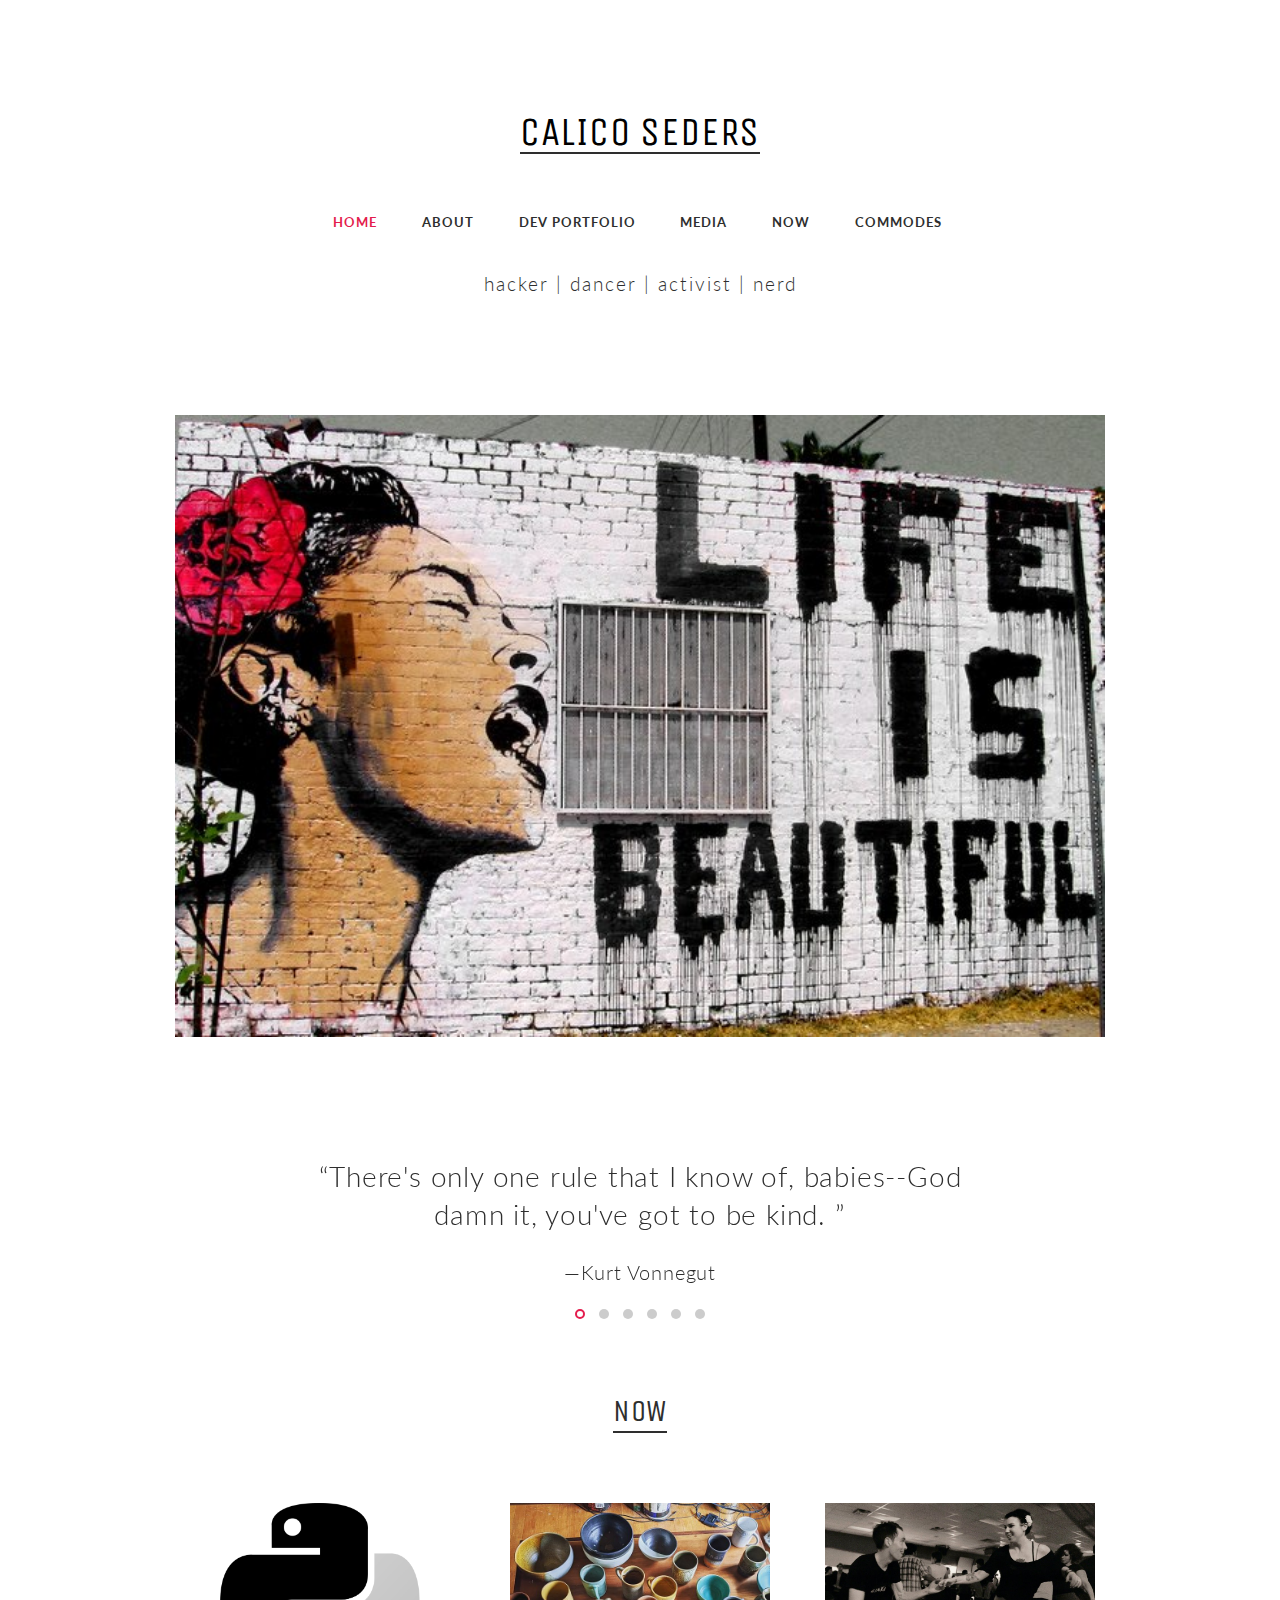
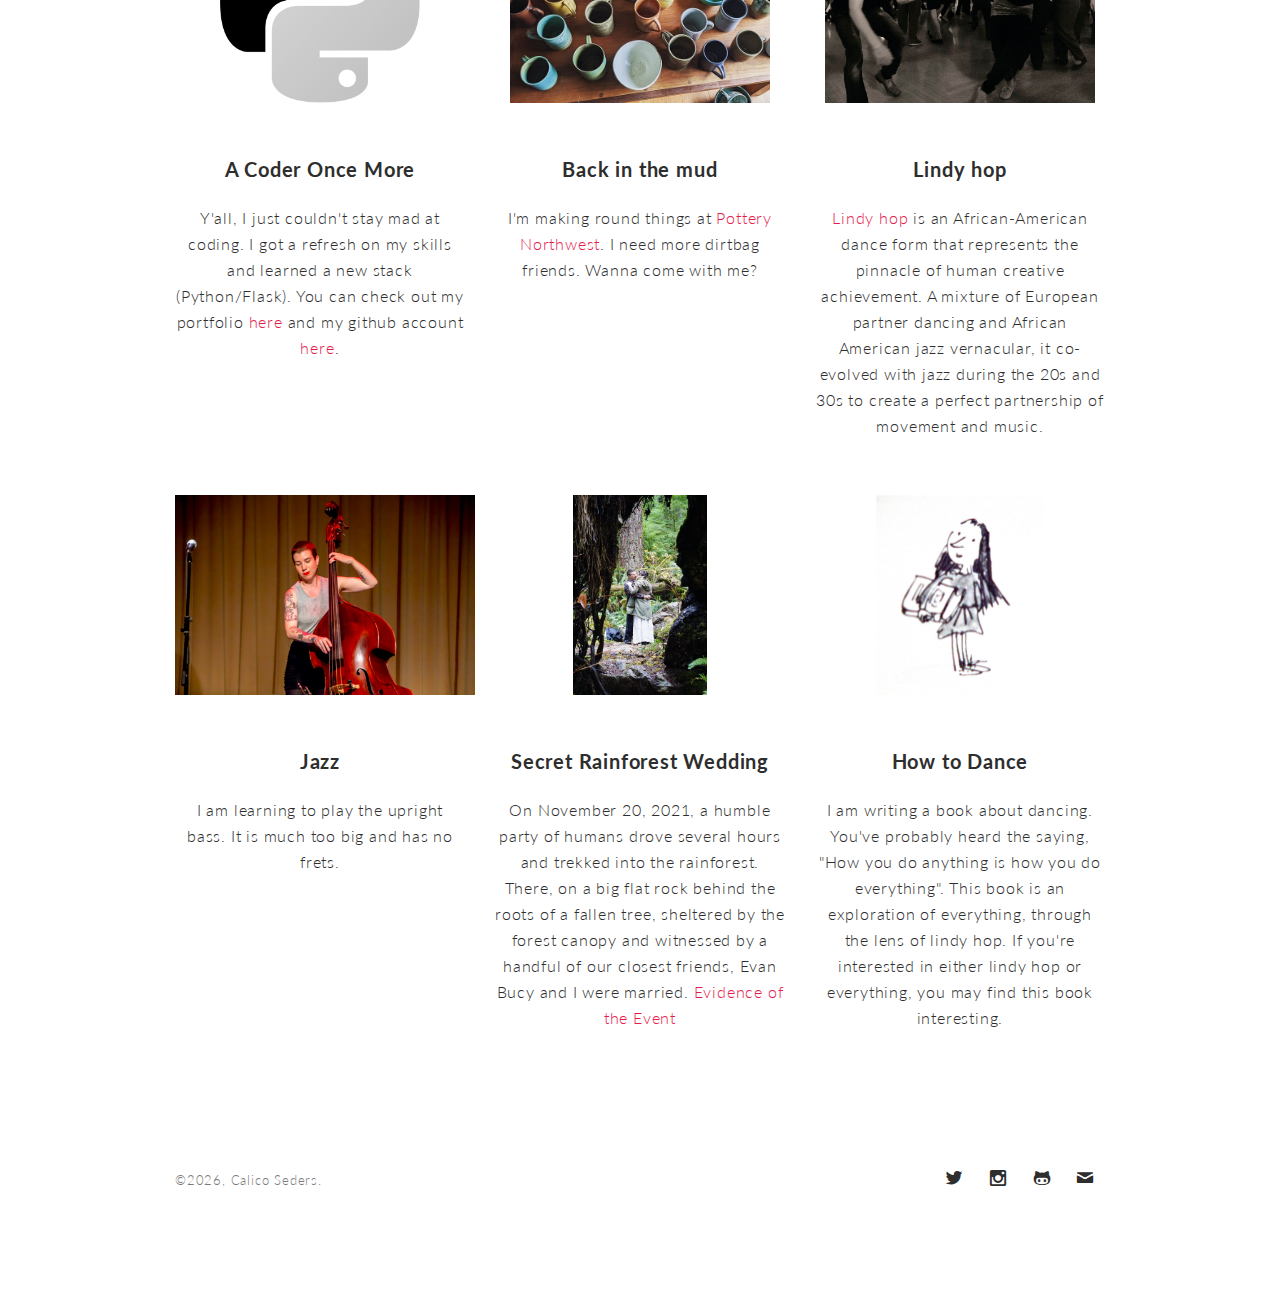
<file: web/content/index.html>
<!-- 
//////////////////////////////////////////////////////

FREE HTML5 TEMPLATE 
DESIGNED & DEVELOPED by FREEHTML5.CO

//////////////////////////////////////////////////////
-->

<!DOCTYPE html>
<!--[if lt IE 7]>      <html class="no-js lt-ie9 lt-ie8 lt-ie7"> <![endif]-->
<!--[if IE 7]>         <html class="no-js lt-ie9 lt-ie8"> <![endif]-->
<!--[if IE 8]>         <html class="no-js lt-ie9"> <![endif]-->
<!--[if gt IE 8]><!--> 
<html class="no-js"> <!--<![endif]-->
    <head>
    <meta charset="utf-8">
    <meta http-equiv="X-UA-Compatible" content="IE=edge">
    <title>Calico Seders, a complex series of zaps and squirts</title>
    <meta name="viewport" content="width=device-width, initial-scale=1">
    <meta name="author" content="FREEHTML5.CO" />

    <!-- Facebook and Twitter integration -->
    <meta property="og:title" content=""/>
    <meta property="og:image" content=""/>
    <meta property="og:url" content=""/>
    <meta property="og:site_name" content=""/>
    <meta property="og:description" content=""/>
    <meta name="twitter:title" content="" />
    <meta name="twitter:image" content="" />
    <meta name="twitter:url" content="" />
    <meta name="twitter:card" content="" />

    <!-- Place favicon.ico and apple-touch-icon.png in the root directory -->
    <link rel="shortcut icon" href="favicon.ico">

    <!-- Google Webfont -->
    <link href='http://fonts.googleapis.com/css?family=Lato:400,300,700|Unica+One' rel='stylesheet' type='text/css'>
    <!-- Themify Icons -->
    <link rel="stylesheet" href="css/themify-icons.css">
    <!-- Icomoon Icons -->
    <link rel="stylesheet" href="css/icomoon-icons.css">
    <!-- Bootstrap -->
    <link rel="stylesheet" href="css/bootstrap.css">
    <!-- Owl Carousel -->
    <link rel="stylesheet" href="css/owl.carousel.min.css">
    <link rel="stylesheet" href="css/owl.theme.default.min.css">
    <!-- Magnific Popup -->
    <link rel="stylesheet" href="css/magnific-popup.css">
    <!-- Easy Responsive Tabs -->
    <link rel="stylesheet" href="css/easy-responsive-tabs.css">
    <!-- Theme Style -->
    <link rel="stylesheet" href="css/style.css">

    <!-- FOR IE9 below -->
    <!--[if lt IE 9]>
    <script src="js/modernizr-2.6.2.min.js"></script>
    <script src="js/respond.min.js"></script>
    <![endif]-->

    </head>
	<body>
		
		<!-- Header -->
		<header id="fh5co-header" role="banner" style="display:flow-root">
			
			<!-- Logo -->
			<div id="my-name" class="text-center">
				<a href="index.html">
					<h1>Calico Seders</h1>
				</a>
			</div>
			<!-- Logo -->
			
			<!-- Mobile Toggle Menu Button -->
			<a href="#" class="js-fh5co-nav-toggle fh5co-nav-toggle"><i></i></a>
			
			<!-- Main Nav -->
			<div id="fh5co-main-nav">
				<nav id="fh5co-nav" role="navigation">
					<ul>
						<li class="active">
							<a href="index.html">home</a>
						</li>
						<li>
							<a href="about.html">about</a>
						</li>
						<li>
							<a href="portfolio.html">dev portfolio</a>
						</li>
						<li>
							<a href="media.html">media</a>
						</li>
						<li>
							<a href="index.html#now">now</a>
						</li>
						<li>
							<a href="//www.instagram.com/explore/tags/commodesihaveknown/" target="_blank">commodes</a>
						</li>
					</ul>
				</nav>
				<br>
				<div class="row">
					<div class="text-center">
						<h3 class="fh5co-intro">
							hacker | dancer | activist | nerd
						</h3>
					</div>
				</div>
			</div>
			<!-- Main Nav -->
		</header>
		<!-- Header -->
		
		<!-- Main -->
		<main role="main">

				<!-- Slider -->
				<div class="container troublesome-monk">
					<div class="row">
						<div class="col-md-12">
							<div><img src="images/life-is-beautiful.jpg" style="width: 100%;" alt="image"></div>
						</div>
					</div>
				</div>
				<!-- Slider -->

				<div class="fh5co-spacer fh5co-spacer-lg troublesome-monk"></div>				

				
				<!-- Testimonial -->
				<div class="container troublesome-monk">
					<div class="owl-carousel-fullwidth">
						<div class="item">
							<p class="text-center quote">&ldquo;There's only one rule that I know of, babies--God damn it, you've got to be kind. &rdquo; <cite class="author">&mdash;Kurt Vonnegut</cite>
							</p>
						</div>
						<div class="item">
							<p class="text-center quote">&ldquo;Sell your cleverness and buy bewilderment. &rdquo;<cite class="author">&mdash; Rumi</cite></p>
						</div>
						<div class="item">
							<p class="text-center quote">&ldquo;The man who is really serious, with the urge to find out what truth is, has no style at all. He lives only in what is. &rdquo;<cite class="author">&mdash; Bruce Lee</cite></p>
						</div>
						<div class="item">
							<p class="text-center quote">&ldquo;There is more wisdom in your body than in your deepest philosophy. &rdquo;<cite class="author">&mdash; Friedrich Nietzsche</cite></p>
						</div>
						<div class="item">
							<p class="text-center quote">&ldquo;A revolution without dancing is not a revolution worth having.&rdquo;<cite class="author">&mdash;   Emma Goldman </cite></p>
						</div>
						<div class="item">
							<p class="text-center quote">&ldquo;If you have been, then continue to and don't even think of stopping. &rdquo;<cite class="author">&mdash; Kurt Vonnegut</cite></p>
						</div>
					</div>
				</div>
				<!-- Testimonial -->

				<div class="fh5co-spacer fh5co-spacer-lg"></div>

				<!-- NOW -->
				<div id="now" class="fh5co-features">
					<div class="container">
						<div class="fh5co-section-title text-center">
							<h2 class="fh5co-title">Now</h2>
						</div>
						<div class="fh5co-spacer fh5co-spacer-sm"></div>
						<div class="row">

							<div class="col-md-4 col-sm-6 fh5co-feature text-center">
								<span class="fh5co-feature-icon">
									<img src="images/python-logo.png"/>
								</span>
								<h3 class="fh5co-feature-title">A Coder Once More</h3>
								<p>Y'all, I just couldn't stay mad at coding. I got a refresh on my skills and learned a new stack (Python/Flask). You can check out my portfolio <a href="portfolio.html">here</a> and my github account <a href="//github.com/kalikokalikova" target="_blank">here</a>.

								</p>
							</div>

							<div class="col-md-4 col-sm-6 fh5co-feature text-center">
								<span class="fh5co-feature-icon">
									<img src="images/pottery.jpeg"/>
								</span>
								<h3 class="fh5co-feature-title">Back in the mud</h3>
								<p>I'm making round things at <a href="//www.potterynorthwest.org/" target="_blank">Pottery Northwest</a>. I need more dirtbag friends. Wanna come with me?
								</p>
							</div>

							<div class="col-md-4 col-sm-6 fh5co-feature text-center">
								<span class="fh5co-feature-icon">
									<img src="images/promo-pics/me-and-kevin-buster.jpg"/>
								</span>
								<h3 class="fh5co-feature-title">Lindy hop</h3>
								<p><a href="//youtu.be/ahoJReiCaPk" target="_blank">Lindy hop</a> is an African-American dance form that represents the pinnacle of human creative achievement. A mixture of European partner dancing and African American jazz vernacular, it co-evolved with jazz during the 20s and 30s to create a perfect partnership of movement and music.</p>
							</div>

							<div class="col-md-4 col-sm-6 fh5co-feature text-center">
								<span class="fh5co-feature-icon">
									<img src="images/bass.jpg"/>
								</span>
								<h3 class="fh5co-feature-title">Jazz</h3>
								<p>I am learning to play the upright bass. It is much too big and has no frets.</p>
							</div>

							<div class="col-md-4 col-sm-6 fh5co-feature text-center">
								<span class="fh5co-feature-icon">
									<img src="images/kiss.jpeg"/>
								</span>
								<h3 class="fh5co-feature-title">Secret Rainforest Wedding</h3>
								<p>
									On November 20, 2021, a humble party of humans drove several hours and trekked into the rainforest. There, on a big flat rock behind the roots of a fallen tree, sheltered by the forest canopy and witnessed by a handful of our closest friends, Evan Bucy and I were married. <a href="//www.evanandcalico100years.com" target="_blank">Evidence of the Event</a>
								</p>
							</div>

							<div class="col-md-4 col-sm-6 fh5co-feature text-center">
								<span class="fh5co-feature-icon">
									<img src="images/matilda.jpg"/>
								</span>
								<h3 class="fh5co-feature-title">How to Dance</h3>
								<p>I am writing a book about dancing. You've probably heard the saying, "How you do anything is how you do everything". This book is an exploration of everything, through the lens of lindy hop. If you're interested in either lindy hop or everything, you may find this book interesting.</p>
							</div>

						</div>
					</div>
				</div>
				<!-- Features -->

		</main>
		<!-- Main -->
		
		<!-- Footer -->
		<footer id="fh5co-footer" role="contentinfo">
			<div class="container">
				<div class="row">
					<div class="col-md-6">
						<p class="fh5co-copyright">&copy;<script>new Date().getFullYear()>2010&&document.write(new Date().getFullYear());</script>, Calico Seders.</p>
					</div>
					<div class="col-md-6">
						<ul class="fh5co-social">
							<li><a href="//twitter.com/KalikoKalikova" target="_blank"><i class="icon-twitter"></i></a></li>
							<li><a href="//instagram.com/kaliko.kalikova" target="_blank"><i class="icon-instagram"></i></a></li>
							<li><a href="//github.com/kalikokalikova" target="_blank"><i class="icon-github"></i></a></li>
							<li><a href="mailto:calico.seders@gmail.com"><i class="icon-mail"></i></a></li>
						</ul>
					</div>
				</div>
			</div>
		</footer>
		<!-- Footer -->
		
		<!-- Go To Top -->
		<a href="#" class="fh5co-gotop"><i class="ti-shift-left"></i></a>
		
			
		<!-- jQuery -->
		<script src="js/jquery-1.10.2.min.js"></script>
		<!-- jQuery Easing -->
		<script src="js/jquery.easing.1.3.js"></script>
		<!-- Bootstrap -->
		<script src="js/bootstrap.js"></script>
		<!-- Owl carousel -->
		<script src="js/owl.carousel.min.js"></script>
		<!-- Magnific Popup -->
		<script src="js/jquery.magnific-popup.min.js"></script>
		<!-- Easy Responsive Tabs -->
		<script src="js/easyResponsiveTabs.js"></script>
		<!-- FastClick for Mobile/Tablets -->
		<script src="js/fastclick.js"></script>
		<!-- Velocity -->
		<script src="js/velocity.min.js"></script>
		<!-- Main JS -->
		<script src="js/main.js"></script>

	</body>
</html>
</file>
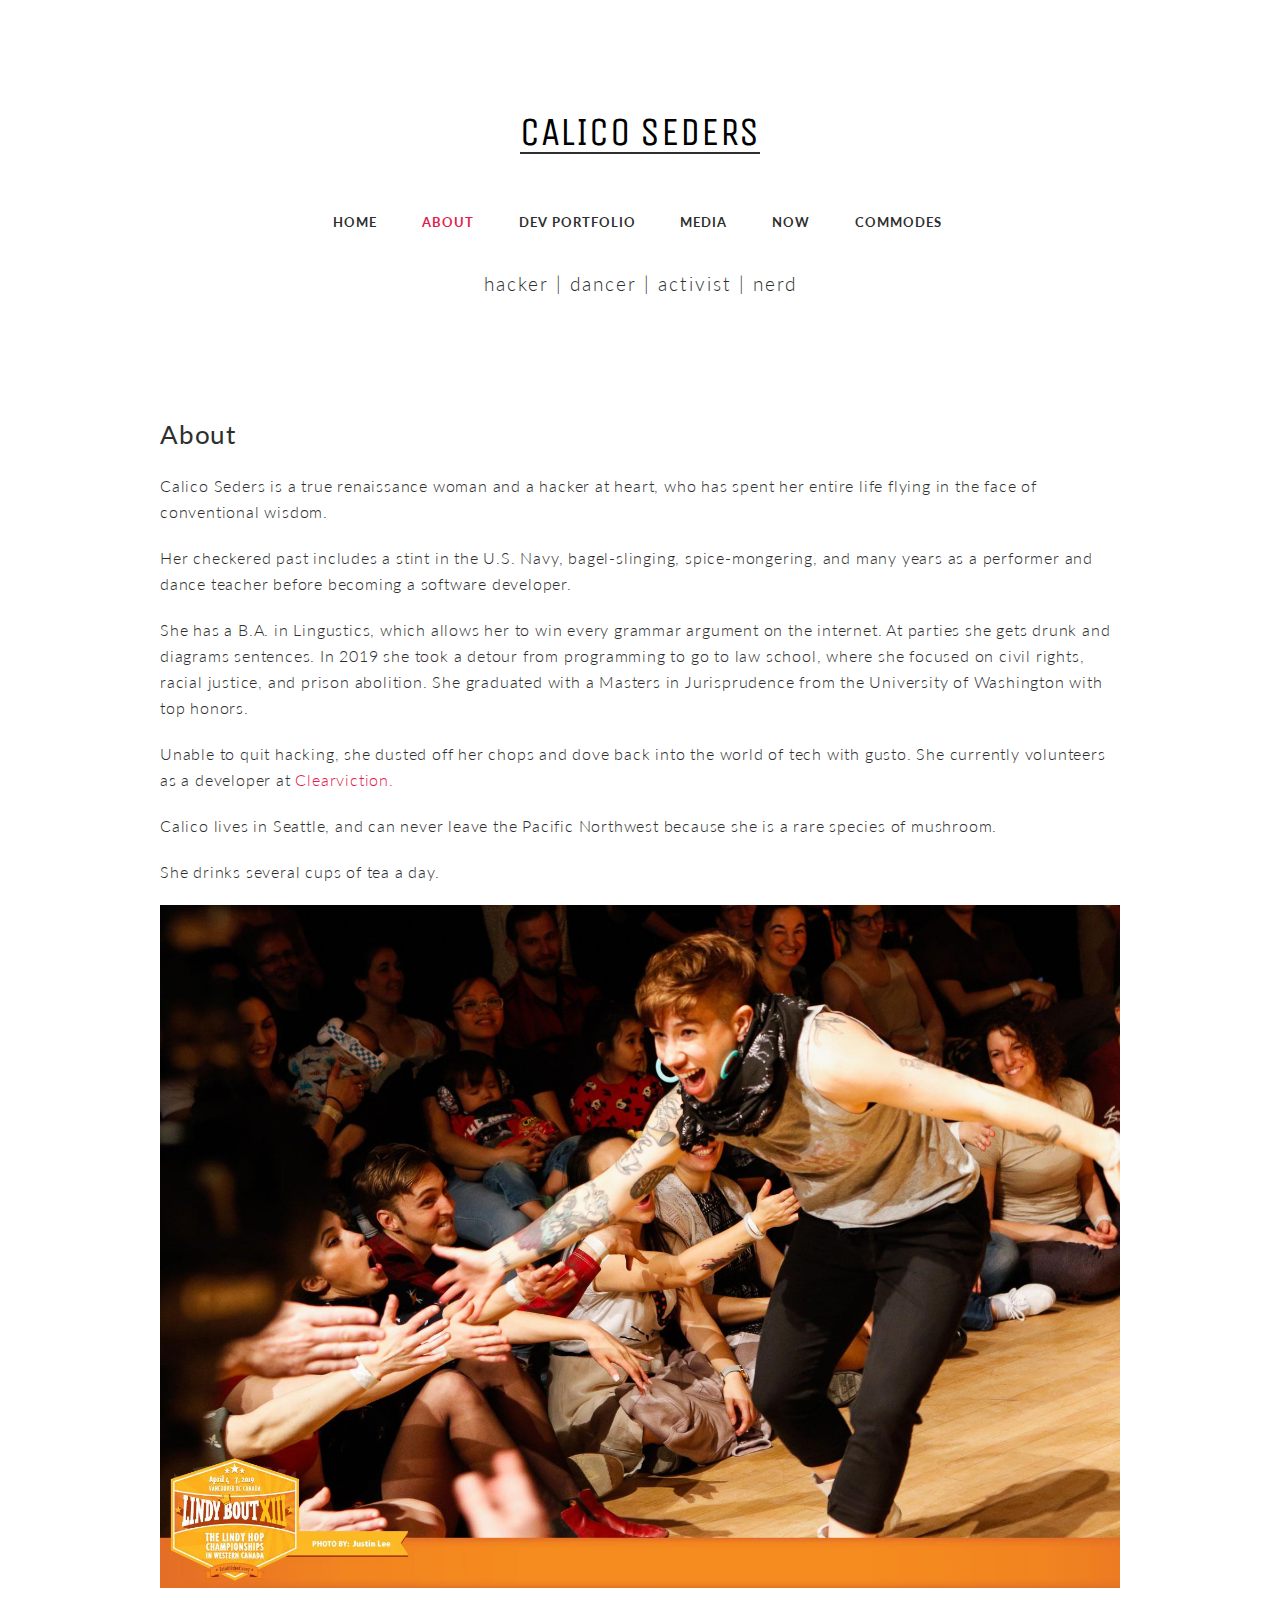
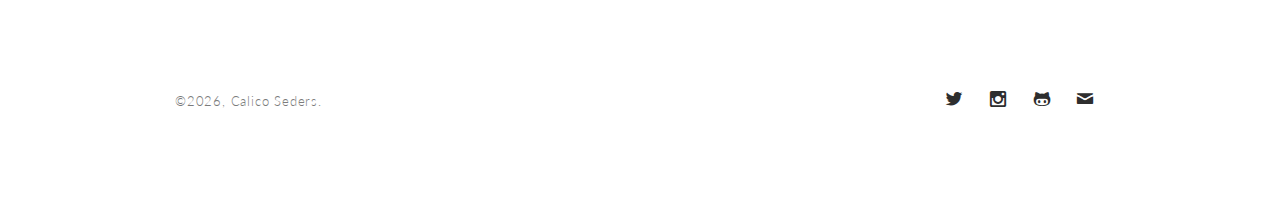
<file: web/content/about.html>
<!-- 
//////////////////////////////////////////////////////

FREE HTML5 TEMPLATE 
DESIGNED & DEVELOPED by FREEHTML5.CO

//////////////////////////////////////////////////////
-->

<!DOCTYPE html>
<!--[if lt IE 7]>      <html class="no-js lt-ie9 lt-ie8 lt-ie7"> <![endif]-->
<!--[if IE 7]>         <html class="no-js lt-ie9 lt-ie8"> <![endif]-->
<!--[if IE 8]>         <html class="no-js lt-ie9"> <![endif]-->
<!--[if gt IE 8]><!--> 
<html class="no-js"> <!--<![endif]-->
    <head>
    <meta charset="utf-8">
    <meta http-equiv="X-UA-Compatible" content="IE=edge">
    <title>Calico Seders, a complex series of zaps and squirts</title>
    <meta name="viewport" content="width=device-width, initial-scale=1">
    <meta name="author" content="FREEHTML5.CO" />

    <!-- Facebook and Twitter integration -->
    <meta property="og:title" content=""/>
    <meta property="og:image" content=""/>
    <meta property="og:url" content=""/>
    <meta property="og:site_name" content=""/>
    <meta property="og:description" content=""/>
    <meta name="twitter:title" content="" />
    <meta name="twitter:image" content="" />
    <meta name="twitter:url" content="" />
    <meta name="twitter:card" content="" />

    <!-- Place favicon.ico and apple-touch-icon.png in the root directory -->
    <link rel="shortcut icon" href="favicon.ico">

    <!-- Google Webfont -->
    <link href='http://fonts.googleapis.com/css?family=Lato:400,300,700|Unica+One' rel='stylesheet' type='text/css'>
    <!-- Themify Icons -->
    <link rel="stylesheet" href="css/themify-icons.css">
    <!-- Icomoon Icons -->
    <link rel="stylesheet" href="css/icomoon-icons.css">
    <!-- Bootstrap -->
    <link rel="stylesheet" href="css/bootstrap.css">
    <!-- Owl Carousel -->
    <link rel="stylesheet" href="css/owl.carousel.min.css">
    <link rel="stylesheet" href="css/owl.theme.default.min.css">
    <!-- Magnific Popup -->
    <link rel="stylesheet" href="css/magnific-popup.css">
    <!-- Easy Responsive Tabs -->
    <link rel="stylesheet" href="css/easy-responsive-tabs.css">
    <!-- Theme Style -->
    <link rel="stylesheet" href="css/style.css">

    <!-- FOR IE9 below -->
    <!--[if lt IE 9]>
    <script src="js/modernizr-2.6.2.min.js"></script>
    <script src="js/respond.min.js"></script>
    <![endif]-->

    </head>
	<body>
		
		<!-- Header -->
		<header id="fh5co-header" role="banner" style="display:flow-root">
			
			<!-- Logo -->
			<div id="my-name" class="text-center">
				<a href="index.html">
					<h1>Calico Seders</h1>
				</a>
			</div>
			<!-- Logo -->
			
			<!-- Mobile Toggle Menu Button -->
			<a href="#" class="js-fh5co-nav-toggle fh5co-nav-toggle"><i></i></a>
			
			<!-- Main Nav -->
			<div id="fh5co-main-nav">
				<nav id="fh5co-nav" role="navigation">
					<ul>
						<li>
							<a href="index.html">home</a>
						</li>
						<li class="active">
							<a href="about.html">about</a>
						</li>
						<li>
							<a href="portfolio.html">dev portfolio</a>
						</li>
						<li>
							<a href="media.html">media</a>
						</li>
						<li>
							<a href="index.html#now">now</a>
						</li>
						<li>
							<a href="//www.instagram.com/explore/tags/commodesihaveknown/" target="_blank">commodes</a>
						</li>
					</ul>
				</nav>
				<br>
				<div class="row">
					<div class="text-center">
						<h3 class="fh5co-intro">
							hacker | dancer | activist | nerd
						</h3>
					</div>
				</div>
			</div>
			<!-- Main Nav -->
		</header>
		<!-- Header -->
		
		<!-- Main -->
		<main role="main">

			<div class="container">
				<div class="row">
					<!-- Content -->
					<div id="fh5co-content">
						<h2>About</h2>
						<p>Calico Seders is a true renaissance woman and a hacker at heart, who has spent her entire life flying in the face of conventional wisdom.</p>

						<p>Her checkered past includes a stint in the U.S. Navy, bagel-slinging, spice-mongering, and many years as a performer and dance teacher before becoming a software developer.</p>

						<p>She has a B.A. in Lingustics, which allows her to win every grammar argument on the internet. At parties she gets drunk and diagrams sentences. In 2019 she took a detour from programming to go to law school, where she focused on civil rights, racial justice, and prison abolition. She graduated with a Masters in Jurisprudence from the University of Washington with top honors.</p>
                        
                        <p>Unable to quit hacking, she dusted off her chops and dove back into the world of tech with gusto. She currently volunteers as a developer at <a href="https://www.clearviction.org/" target="_blank">Clearviction.</a></p>

						<p>Calico lives in Seattle, and can never leave the Pacific Northwest because she is a rare species of mushroom.</p>

						<p>She drinks several cups of tea a day.</p>

						<div class="row">
							<div class="text-center">
								<p><a href="images/slide_1.jpg" class="image-popup"><img src="images/low-fives.jpg" alt="Images" class="img-responsive"></a></p>
							</div>
						</div>
					</div>
					<!-- Content -->
					
				</div>
			</div>
				

		</main>
		<!-- Main -->
		
		<!-- Footer -->
		<footer id="fh5co-footer" role="contentinfo">
			<div class="container">
				<div class="row">
					<div class="col-md-6">
						<p class="fh5co-copyright">&copy;<script>new Date().getFullYear()>2010&&document.write(new Date().getFullYear());</script>, Calico Seders.</p>
					</div>
					<div class="col-md-6">
						<ul class="fh5co-social">
							<li><a href="//twitter.com/KalikoKalikova" target="_blank"><i class="icon-twitter"></i></a></li>
							<li><a href="//instagram.com/kaliko.kalikova" target="_blank"><i class="icon-instagram"></i></a></li>
							<li><a href="//github.com/kalikokalikova" target="_blank"><i class="icon-github"></i></a></li>
							<li><a href="mailto:calico.seders@gmail.com"><i class="icon-mail"></i></a></li>
						</ul>
					</div>
				</div>
			</div>
		</footer>
		<!-- Footer -->
		
		<!-- Go To Top -->
		<a href="#" class="fh5co-gotop"><i class="ti-shift-left"></i></a>
		
			
		<!-- jQuery -->
		<script src="js/jquery-1.10.2.min.js"></script>
		<!-- jQuery Easing -->
		<script src="js/jquery.easing.1.3.js"></script>
		<!-- Bootstrap -->
		<script src="js/bootstrap.js"></script>
		<!-- Owl carousel -->
		<script src="js/owl.carousel.min.js"></script>
		<!-- Magnific Popup -->
		<script src="js/jquery.magnific-popup.min.js"></script>
		<!-- Easy Responsive Tabs -->
		<script src="js/easyResponsiveTabs.js"></script>
		<!-- FastClick for Mobile/Tablets -->
		<script src="js/fastclick.js"></script>
		<!-- Velocity -->
		<script src="js/velocity.min.js"></script>
		<!-- Main JS -->
		<script src="js/main.js"></script>

	</body>
</html>
</file>
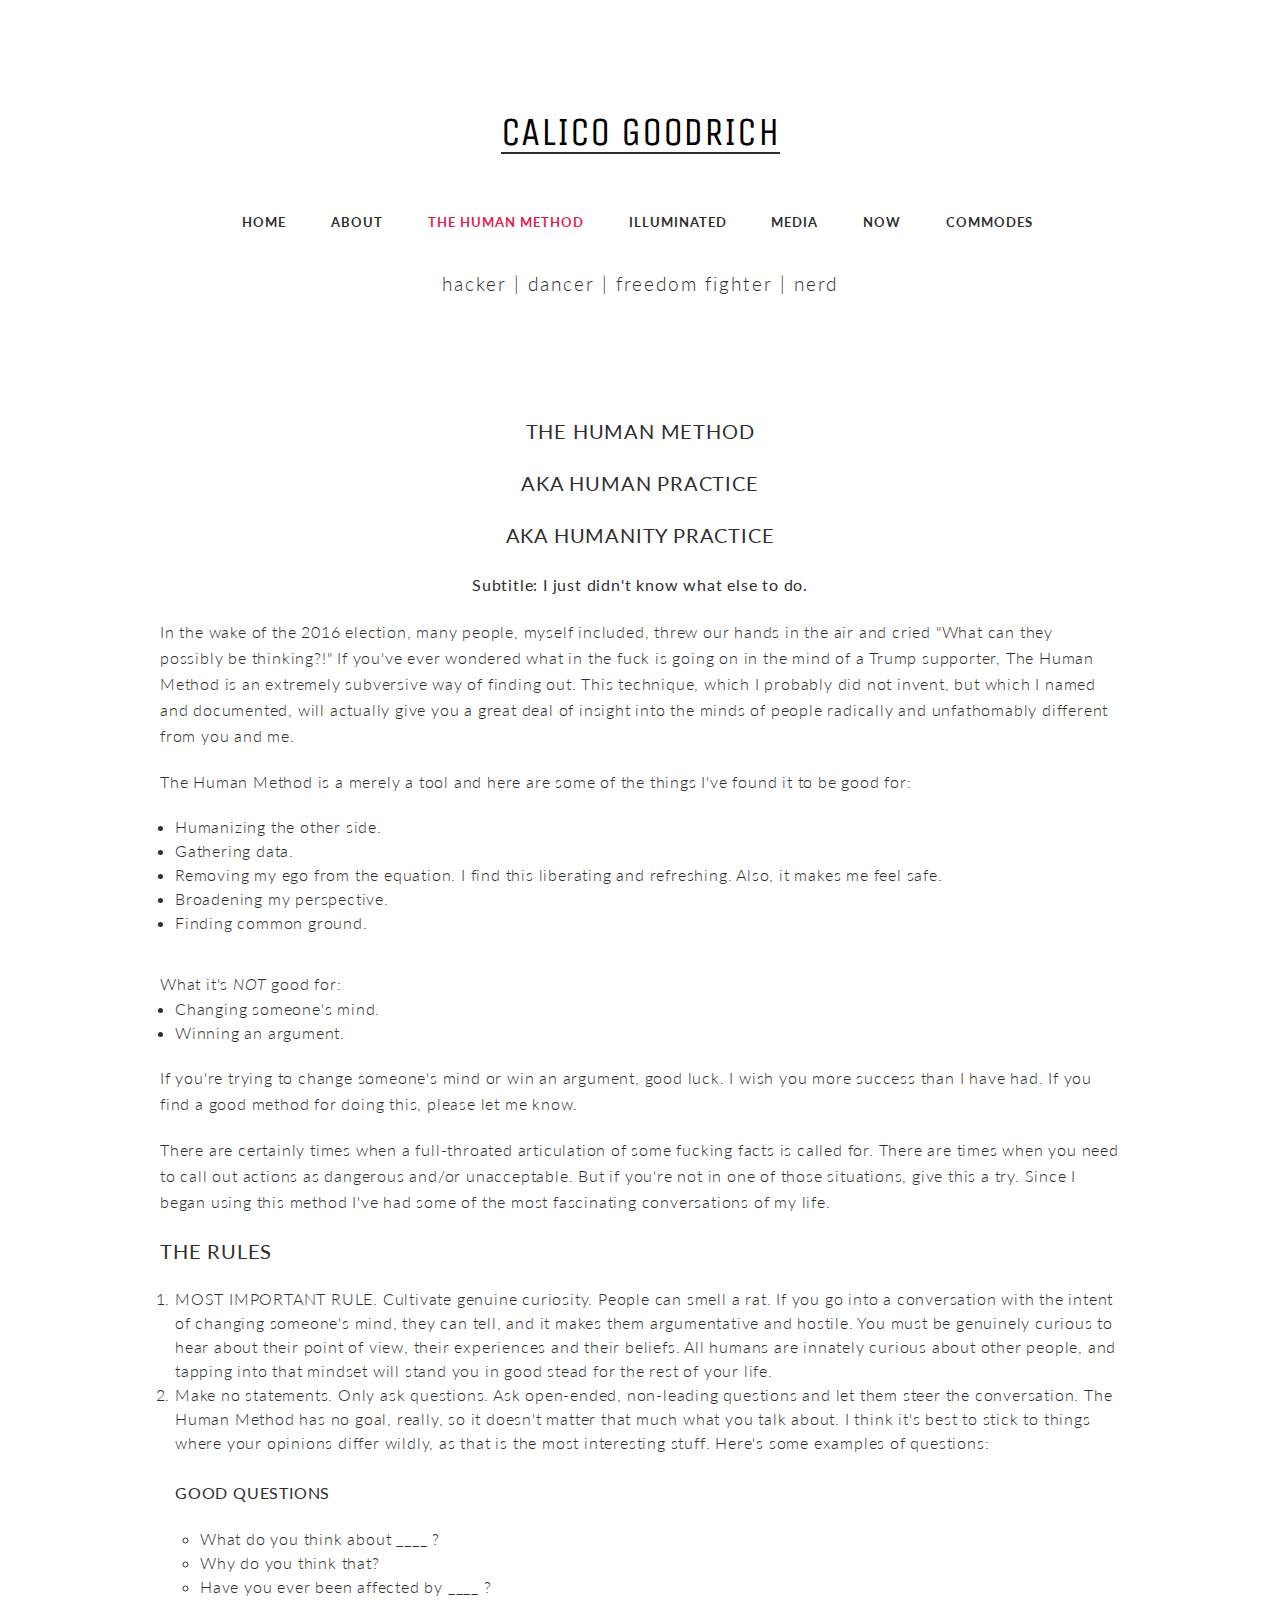
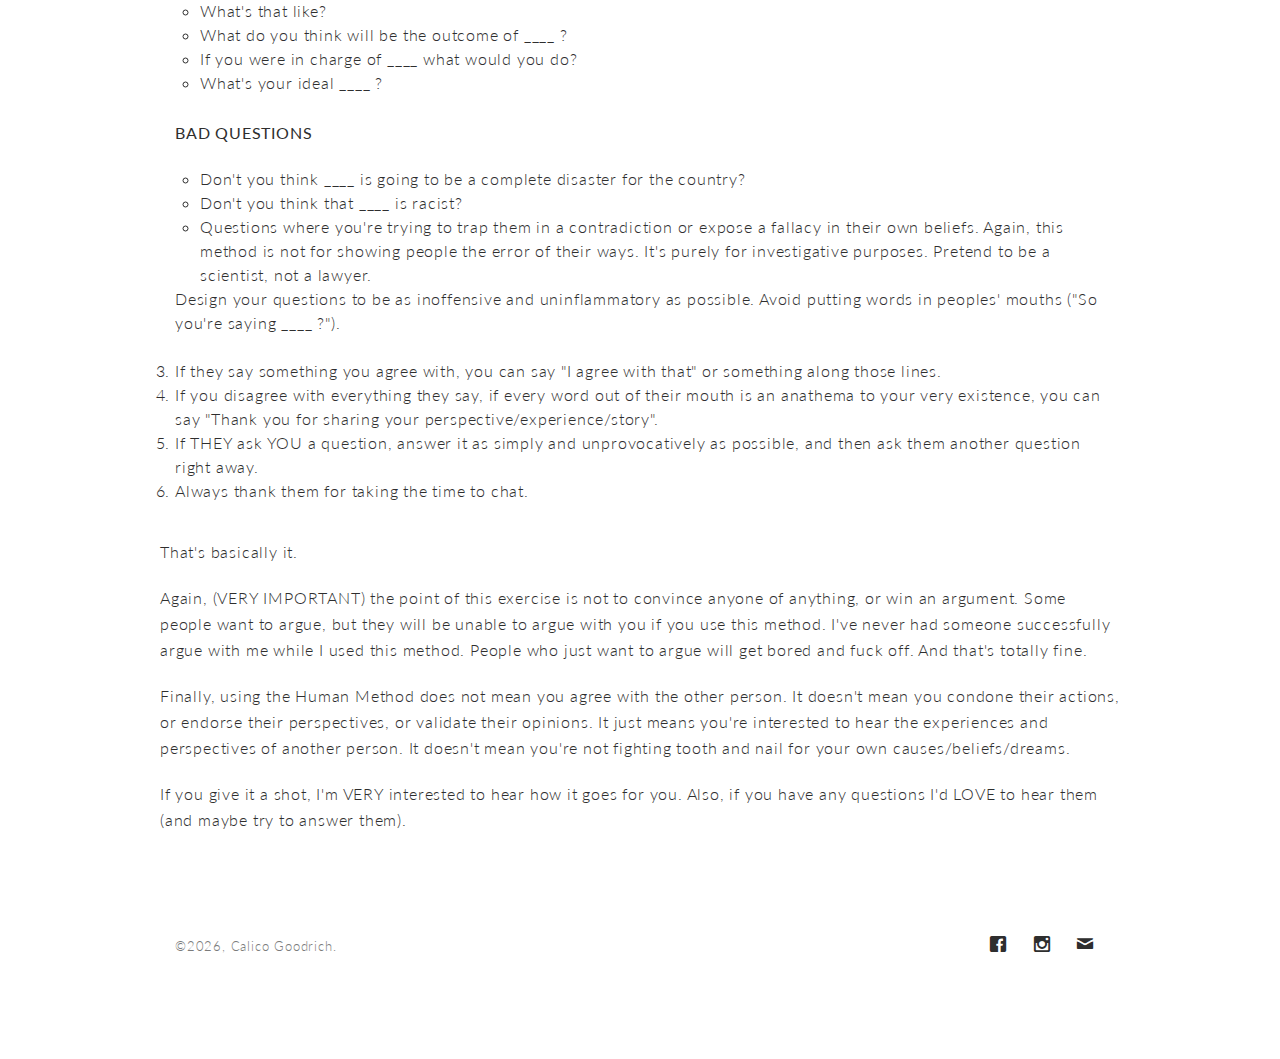
<file: web/content/human-method.html>
<!-- 
//////////////////////////////////////////////////////

FREE HTML5 TEMPLATE 
DESIGNED & DEVELOPED by FREEHTML5.CO

//////////////////////////////////////////////////////
 -->

<!DOCTYPE html>
<!--[if lt IE 7]>      <html class="no-js lt-ie9 lt-ie8 lt-ie7"> <![endif]-->
<!--[if IE 7]>         <html class="no-js lt-ie9 lt-ie8"> <![endif]-->
<!--[if IE 8]>         <html class="no-js lt-ie9"> <![endif]-->
<!--[if gt IE 8]><!--> 
<html class="no-js"> <!--<![endif]-->
	<head>
	<meta charset="utf-8">
	<meta http-equiv="X-UA-Compatible" content="IE=edge">
	<title>Calico Goodrich, a complex series of zaps and squirts</title>
	<meta name="viewport" content="width=device-width, initial-scale=1">
	<meta name="description" content="Free HTML5 Template by FREEHTML5.CO" />
  <meta name="keywords" content="free html5, free template, free bootstrap, html5, css3, mobile first, responsive" />
  <meta name="author" content="FREEHTML5.CO" />

  	<!-- Facebook and Twitter integration -->
	<meta property="og:title" content=""/>
	<meta property="og:image" content=""/>
	<meta property="og:url" content=""/>
	<meta property="og:site_name" content=""/>
	<meta property="og:description" content=""/>
	<meta name="twitter:title" content="" />
	<meta name="twitter:image" content="" />
	<meta name="twitter:url" content="" />
	<meta name="twitter:card" content="" />

	<!-- Place favicon.ico and apple-touch-icon.png in the root directory -->
	<link rel="shortcut icon" href="favicon.ico">

	<!-- Google Webfont -->
	<link href='http://fonts.googleapis.com/css?family=Lato:400,300,700|Unica+One' rel='stylesheet' type='text/css'>
	<!-- Themify Icons -->
	<link rel="stylesheet" href="css/themify-icons.css">
	<!-- Icomoon Icons -->
	<link rel="stylesheet" href="css/icomoon-icons.css">
	<!-- Bootstrap -->
	<link rel="stylesheet" href="css/bootstrap.css">
	<!-- Owl Carousel -->
	<link rel="stylesheet" href="css/owl.carousel.min.css">
	<link rel="stylesheet" href="css/owl.theme.default.min.css">
	<!-- Magnific Popup -->
	<link rel="stylesheet" href="css/magnific-popup.css">
	<!-- Easy Responsive Tabs -->
	<link rel="stylesheet" href="css/easy-responsive-tabs.css">
	<!-- Theme Style -->
	<link rel="stylesheet" href="css/style.css">

	
	<!-- FOR IE9 below -->
	<!--[if lt IE 9]>
	<script src="js/modernizr-2.6.2.min.js"></script>
	<script src="js/respond.min.js"></script>
	<![endif]-->

	</head>
	<body>
		
		<!-- Header -->
		<header id="fh5co-header" role="banner" style="display:flow-root">
			
			<!-- Logo -->
			<div id="my-name" class="text-center">
				<a href="index.html">
					<h1>Calico Goodrich</h1>
				</a>
			</div>
			<!-- Logo -->
			
			<!-- Mobile Toggle Menu Button -->
			<a href="#" class="js-fh5co-nav-toggle fh5co-nav-toggle"><i></i></a>
			
			<!-- Main Nav -->
			<div id="fh5co-main-nav">
				<nav id="fh5co-nav" role="navigation">
					<ul>
						<li>
							<a href="index.html">home</a>
						</li>
						<li>
							<a href="about.html">about</a>
						</li>
						<li class="active">
							<a href="human-method.html">the human method</a>
						</li>
						<li>
							<a href="illuminated.html">illuminated</a>
						</li>
						<li>
							<a href="media.html">media</a>
						</li>
						<li>
							<a href="index.html#now">now</a>
						</li>
						<li>
							<a href="//www.instagram.com/explore/tags/commodesihaveknown/" target="_blank">commodes</a>
						</li>
					</ul>
				</nav>
				<br>
				<div class="row">
					<div class="text-center">
						<h3 class="fh5co-intro">
							hacker | dancer | freedom fighter | nerd
						</h3>
					</div>
				</div>
			</div>
			<!-- Main Nav -->
		</header>
		<!-- Header -->
		
		<!-- Main -->
		<main role="main">

			<div class="container">
				<div class="row">
					<!-- Content -->
					<div id="fh5co-content">
						<div class="text-center">
							<h3>THE HUMAN METHOD</h3>
							<h3>AKA HUMAN PRACTICE</h3>
							<h3>AKA HUMANITY PRACTICE</h3>
						</div>

						<div class="text-center">
							<h4>Subtitle: I just didn't know what else to do.</h4>
						</div>

						<p>
						In the wake of the 2016 election, many people, myself included, threw our hands in the air and cried "What can they possibly be thinking?!" If you've ever wondered what in the fuck is going on in the mind of a Trump supporter, The Human Method is an extremely subversive way of finding out. This technique, which I probably did not invent, but which I named and documented, will actually give you a great deal of insight into the minds of people radically and unfathomably different from you and me.
						</p>

						<p>
							The Human Method is a merely a tool and here are some of the things I've found it to be good for:
							<ul>
								<li>Humanizing the other side.</li>
								<li>Gathering data.</li>
								<li>Removing my ego from the equation. I find this liberating and refreshing. Also, it makes me feel safe.</li>
								<li>Broadening my perspective.</li>
								<li>Finding common ground.</li>
							</ul>
							<br>
							What it's <em>NOT</em> good for:
							<ul>
								<li>Changing someone's mind.</li>
								<li>Winning an argument.</li>
							</ul>
						</p>

						<p>
							If you're trying to change someone's mind or win an argument, good luck. I wish you more success than I have had. If you find a good method for doing this, please let me know.
						</p>

						<p>
							There are certainly times when a full-throated articulation of some fucking facts is called for. There are times when you need to call out actions as dangerous and/or unacceptable. But if you're not in one of those situations, give this a try. Since I began using this method I've had some of the most fascinating conversations of my life.
						</p>

						<h3>THE RULES</h3>

						<p>

						<ol>

							<li>
								MOST IMPORTANT RULE. Cultivate genuine curiosity. People can smell a rat. If you go into a conversation with the intent of changing someone's mind, they can tell, and it makes them argumentative and hostile. You must be genuinely curious to hear about their point of view, their experiences and their beliefs. All humans are innately curious about other people, and tapping into that mindset will stand you in good stead for the rest of your life.
							</li>

							<li>
								Make no statements. Only ask questions. Ask open-ended, non-leading questions and let them steer the conversation. The Human Method has no goal, really, so it doesn't matter that much what you talk about. I think it's best to stick to things where your opinions differ wildly, as that is the most interesting stuff. Here's some examples of questions:

									<br>
									<br>
									<h4>GOOD QUESTIONS</h4>
									<ul>
										<li>What do you think about ____ ?</li>
										<li>Why do you think that?</li>
										<li>Have you ever been affected by ____ ?</li>
										<li>What's that like?</li>
										<li>What do you think will be the outcome of ____ ?</li>
										<li>If you were in charge of ____ what would you do?</li>
										<li>What's your ideal ____ ?</li>
									</ul>

									<br>
									<h4>BAD QUESTIONS</h4>
									<ul>
										<li>Don't you think ____ is going to be a complete disaster for the country?</li>
										<li>Don't you think that ____ is racist?</li>
										<li>Questions where you're trying to trap them in a contradiction or expose a fallacy in their own beliefs. Again, this method is not for showing people the error of their ways. It's purely for investigative purposes. Pretend to be a scientist, not a lawyer.</li>
									</ul>

								Design your questions to be as inoffensive and uninflammatory as possible. Avoid putting words in peoples' mouths ("So you're saying ____ ?").<br><br>
							</li>

							<li>
								If they say something you agree with, you can say "I agree with that" or something along those lines.
							</li>

							<li>
								If you disagree with everything they say, if every word out of their mouth is an anathema to your very existence, you can say "Thank you for sharing your perspective/experience/story".
							</li>

							<li>
								If THEY ask YOU a question, answer it as simply and unprovocatively as possible, and then ask them another question right away.
							</li>

							<li>
								Always thank them for taking the time to chat.
							</li>
						</ol>
						<br>
						<p>
							That's basically it.
						</p>
						
						<p>
							Again, (VERY IMPORTANT) the point of this exercise is not to convince anyone of anything, or win an argument. Some people want to argue, but they will be unable to argue with you if you use this method. I've never had someone successfully argue with me while I used this method. People who just want to argue will get bored and fuck off. And that's totally fine.
						</p>

						<p>
							Finally, using the Human Method does not mean you agree with the other person. It doesn't mean you condone their actions, or endorse their perspectives, or validate their opinions. It just means you're interested to hear the experiences and perspectives of another person. It doesn't mean you're not fighting tooth and nail for your own causes/beliefs/dreams.
						</p>

						<p>
							If you give it a shot, I'm VERY interested to hear how it goes for you. Also, if you have any questions I'd LOVE to hear them (and maybe try to answer them).
						</p>
						
					</div>
					<!-- Content -->
					
				</div>
			</div>
				

		</main>
		<!-- Main -->
		
		<!-- Footer -->
		<footer id="fh5co-footer" role="contentinfo">
			<div class="container">
				<div class="row">
					<div class="col-md-6">
						<p class="fh5co-copyright">&copy;<script>new Date().getFullYear()>2010&&document.write(new Date().getFullYear());</script>, Calico Goodrich.</p>
					</div>
					<div class="col-md-6">
						<ul class="fh5co-social">
							<li><a href="//facebook.com/CalicoGoodrich" target="_blank"><i class="icon-facebook"></i></a></li>
							<!-- <li><a href="//twitter.com/MsRaccoonPants" target="_blank"><i class="icon-twitter"></i></a></li> -->
							<li><a href="//instagram.com/calicatico" target="_blank"><i class="icon-instagram"></i></a></li>
							<!-- <li><a href="//github.com/calico-g" target="_blank"><i class="icon-github"></i></a></li> -->
							<li><a href="mailto:calico.goodrich@gmail.com"><i class="icon-mail"></i></a></li>
						</ul>
					</div>
				</div>
			</div>
		</footer>
		<!-- Footer -->
		
		<!-- Go To Top -->
		<a href="#" class="fh5co-gotop"><i class="ti-shift-left"></i></a>
		
			
		<!-- jQuery -->
		<script src="js/jquery-1.10.2.min.js"></script>
		<!-- jQuery Easing -->
		<script src="js/jquery.easing.1.3.js"></script>
		<!-- Bootstrap -->
		<script src="js/bootstrap.js"></script>
		<!-- Owl carousel -->
		<script src="js/owl.carousel.min.js"></script>
		<!-- Magnific Popup -->
		<script src="js/jquery.magnific-popup.min.js"></script>
		<!-- Easy Responsive Tabs -->
		<script src="js/easyResponsiveTabs.js"></script>
		<!-- FastClick for Mobile/Tablets -->
		<script src="js/fastclick.js"></script>
		<!-- Velocity -->
		<script src="js/velocity.min.js"></script>
		<!-- Main JS -->
		<script src="js/main.js"></script>

	</body>
</html>
</file>
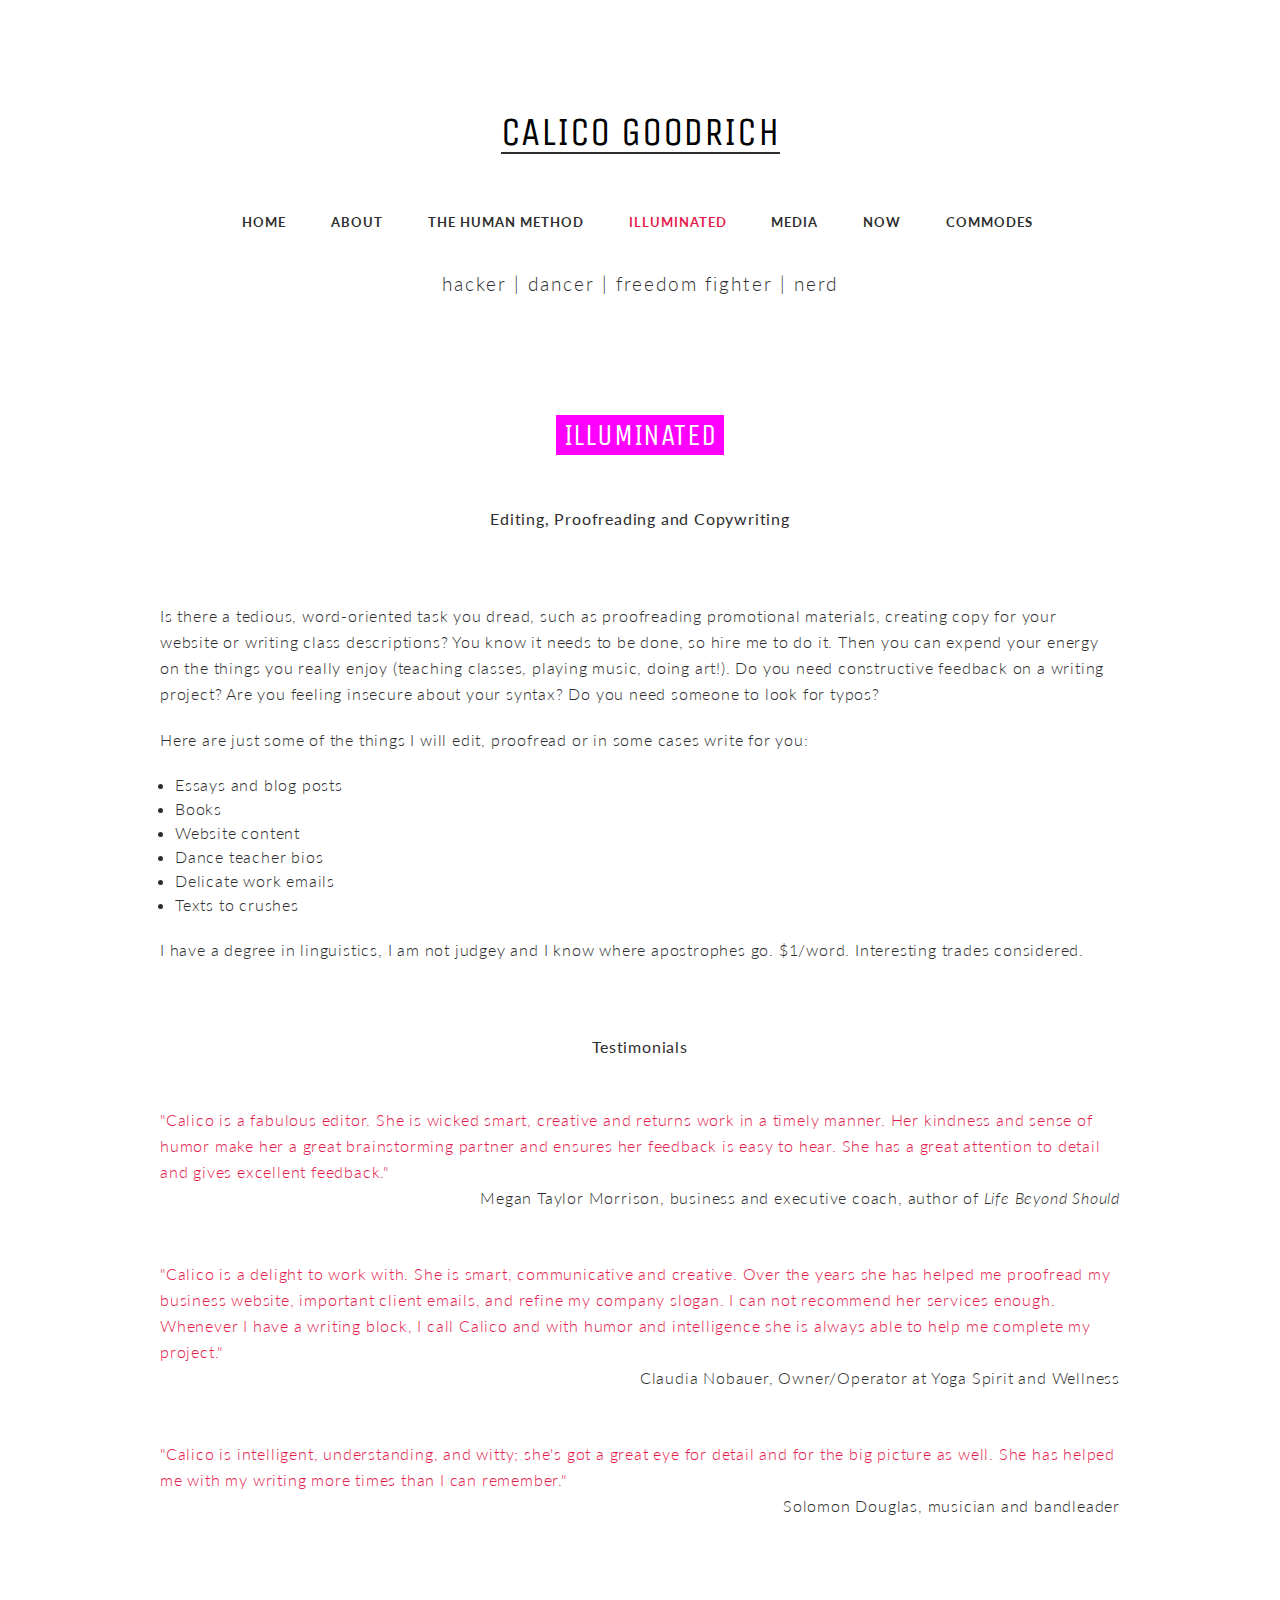
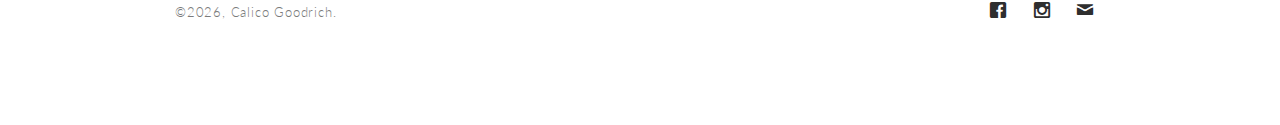
<file: web/content/illuminated.html>
<!-- 
//////////////////////////////////////////////////////

FREE HTML5 TEMPLATE 
DESIGNED & DEVELOPED by FREEHTML5.CO

//////////////////////////////////////////////////////
 -->

<!DOCTYPE html>
<!--[if lt IE 7]>      <html class="no-js lt-ie9 lt-ie8 lt-ie7"> <![endif]-->
<!--[if IE 7]>         <html class="no-js lt-ie9 lt-ie8"> <![endif]-->
<!--[if IE 8]>         <html class="no-js lt-ie9"> <![endif]-->
<!--[if gt IE 8]><!--> 
<html class="no-js"> <!--<![endif]-->
	<head>
	<meta charset="utf-8">
	<meta http-equiv="X-UA-Compatible" content="IE=edge">
	<title>Calico Goodrich, a complex series of zaps and squirts</title>
	<meta name="viewport" content="width=device-width, initial-scale=1">
	<meta name="description" content="Free HTML5 Template by FREEHTML5.CO" />
  <meta name="keywords" content="free html5, free template, free bootstrap, html5, css3, mobile first, responsive" />
  <meta name="author" content="FREEHTML5.CO" />

  	<!-- Facebook and Twitter integration -->
	<meta property="og:title" content=""/>
	<meta property="og:image" content=""/>
	<meta property="og:url" content=""/>
	<meta property="og:site_name" content=""/>
	<meta property="og:description" content=""/>
	<meta name="twitter:title" content="" />
	<meta name="twitter:image" content="" />
	<meta name="twitter:url" content="" />
	<meta name="twitter:card" content="" />

	<!-- Place favicon.ico and apple-touch-icon.png in the root directory -->
	<link rel="shortcut icon" href="favicon.ico">

	<!-- Google Webfont -->
	<link href='http://fonts.googleapis.com/css?family=Lato:400,300,700|Unica+One' rel='stylesheet' type='text/css'>
	<!-- Themify Icons -->
	<link rel="stylesheet" href="css/themify-icons.css">
	<!-- Icomoon Icons -->
	<link rel="stylesheet" href="css/icomoon-icons.css">
	<!-- Bootstrap -->
	<link rel="stylesheet" href="css/bootstrap.css">
	<!-- Owl Carousel -->
	<link rel="stylesheet" href="css/owl.carousel.min.css">
	<link rel="stylesheet" href="css/owl.theme.default.min.css">
	<!-- Magnific Popup -->
	<link rel="stylesheet" href="css/magnific-popup.css">
	<!-- Easy Responsive Tabs -->
	<link rel="stylesheet" href="css/easy-responsive-tabs.css">
	<!-- Theme Style -->
	<link rel="stylesheet" href="css/style.css">

	
	<!-- FOR IE9 below -->
	<!--[if lt IE 9]>
	<script src="js/modernizr-2.6.2.min.js"></script>
	<script src="js/respond.min.js"></script>
	<![endif]-->

	</head>
	<body>
		
		<!-- Header -->
		<header id="fh5co-header" role="banner" style="display:flow-root">
			
			<!-- Logo -->
			<div id="my-name" class="text-center">
				<a href="index.html">
					<h1>Calico Goodrich</h1>
				</a>
			</div>
			<!-- Logo -->
			
			<!-- Mobile Toggle Menu Button -->
			<a href="#" class="js-fh5co-nav-toggle fh5co-nav-toggle"><i></i></a>
			
			<!-- Main Nav -->
			<div id="fh5co-main-nav">
				<nav id="fh5co-nav" role="navigation">
					<ul>
						<li>
							<a href="index.html">home</a>
						</li>
						<li>
							<a href="about.html">about</a>
						</li>
						<li>
							<a href="human-method.html">the human method</a>
						</li>
						<li class="active">
							<a href="illuminated.html">illuminated</a>
						</li>
						<li>
							<a href="media.html">media</a>
						</li>
						<li>
							<a href="index.html#now">now</a>
						</li>
						<li>
							<a href="//www.instagram.com/explore/tags/commodesihaveknown/" target="_blank">commodes</a>
						</li>
					</ul>
				</nav>
				<br>
				<div class="row">
					<div class="text-center">
						<h3 class="fh5co-intro">
							hacker | dancer | freedom fighter | nerd
						</h3>
					</div>
				</div>
			</div>
			<!-- Main Nav -->
		</header>
		<!-- Header -->
		
		<!-- Main -->
		<main role="main">

			<div class="container">
				<div class="row">
					<!-- Content -->
					<div id="fh5co-content">
						<div class="text-center">
							<h1 style="color: white; font-size:30px; border-bottom: none; background-color: magenta;">&nbsp;illuminated&nbsp;</h1>
						</div>

						<div class="text-center">
							<h4>Editing, Proofreading and Copywriting</h4>
						</div>
						<div class="fh5co-spacer fh5co-spacer-sm"></div>

						<div>
							<p>
								Is there a tedious, word-oriented task you dread, such as proofreading promotional materials, creating copy for your website or writing class descriptions? You know it needs to be done, so hire me to do it. Then you can expend your energy on the things you really enjoy (teaching classes, playing music, doing art!). Do you need constructive feedback on a writing project? Are you feeling insecure about your syntax? Do you need someone to look for typos?
							</p>

							<p>
								Here are just some of the things I will edit, proofread or in some cases write for you:
								<ul>
									<li>Essays and blog posts</li>
									<li>Books</li>
									<li>Website content</li>
									<li>Dance teacher bios</li>
									<li>Delicate work emails</li>
									<li>Texts to crushes</li>
								</ul>
							<p></p>
							<p>
								I have a degree in linguistics, I am not judgey and I know where apostrophes go. $1/word. Interesting trades considered.
							</p>
						</div>
						
						<div class="fh5co-spacer fh5co-spacer-sm"></div>
						<div class="text-center">
							<h4>Testimonials</h4>
							<br>
						</div>
						<div>
							<div class="testimonial">
								"Calico is a fabulous editor. She is wicked smart, creative and returns work in a timely manner. Her kindness and sense of humor make her a great brainstorming partner and ensures her feedback is easy to hear. She has a great attention to detail and gives excellent feedback."
							</div>
							<div class="client">
								Megan Taylor Morrison, business and executive coach, author of <i>Life Beyond Should</i>
							</div>
							
							<div class="fh5co-spacer fh5co-spacer-sm"></div>

							<div class="testimonial">
								"Calico is a delight to work with. She is smart, communicative and creative. Over the years she has helped me proofread my business website, important client emails, and refine my company slogan. I can not recommend her services enough. Whenever I have a writing block, I call Calico and with humor and intelligence she is always able to help me complete my project."								
							</div>
							<div class="client">
								Claudia Nobauer, Owner/Operator at Yoga Spirit and Wellness
							</div>

							<div class="fh5co-spacer fh5co-spacer-sm"></div>

							<div class="testimonial">"Calico is intelligent, understanding, and witty; she's got a great eye for detail and for the big picture as well. She has helped me with my writing more times than I can remember."
							</div>
							<div class="client">
								Solomon Douglas, musician and bandleader
							</div>
						</div>

					</div>
					<!-- Content -->
					
				</div>
			</div>
				

		</main>
		<!-- Main -->
		
		<!-- Footer -->
		<footer id="fh5co-footer" role="contentinfo">
			<div class="container">
				<div class="row">
					<div class="col-md-6">
						<p class="fh5co-copyright">&copy;<script>new Date().getFullYear()>2010&&document.write(new Date().getFullYear());</script>, Calico Goodrich.</p>
					</div>
					<div class="col-md-6">
						<ul class="fh5co-social">
							<li><a href="//facebook.com/CalicoGoodrich" target="_blank"><i class="icon-facebook"></i></a></li>
							<!-- <li><a href="//twitter.com/MsRaccoonPants" target="_blank"><i class="icon-twitter"></i></a></li> -->
							<li><a href="//instagram.com/calicatico" target="_blank"><i class="icon-instagram"></i></a></li>
							<!-- <li><a href="//github.com/calico-g" target="_blank"><i class="icon-github"></i></a></li> -->
							<li><a href="mailto:calico.goodrich@gmail.com"><i class="icon-mail"></i></a></li>
						</ul>
					</div>
				</div>
			</div>
		</footer>
		<!-- Footer -->
		
		<!-- Go To Top -->
		<a href="#" class="fh5co-gotop"><i class="ti-shift-left"></i></a>
		
			
		<!-- jQuery -->
		<script src="js/jquery-1.10.2.min.js"></script>
		<!-- jQuery Easing -->
		<script src="js/jquery.easing.1.3.js"></script>
		<!-- Bootstrap -->
		<script src="js/bootstrap.js"></script>
		<!-- Owl carousel -->
		<script src="js/owl.carousel.min.js"></script>
		<!-- Magnific Popup -->
		<script src="js/jquery.magnific-popup.min.js"></script>
		<!-- Easy Responsive Tabs -->
		<script src="js/easyResponsiveTabs.js"></script>
		<!-- FastClick for Mobile/Tablets -->
		<script src="js/fastclick.js"></script>
		<!-- Velocity -->
		<script src="js/velocity.min.js"></script>
		<!-- Main JS -->
		<script src="js/main.js"></script>

	</body>
</html>
</file>
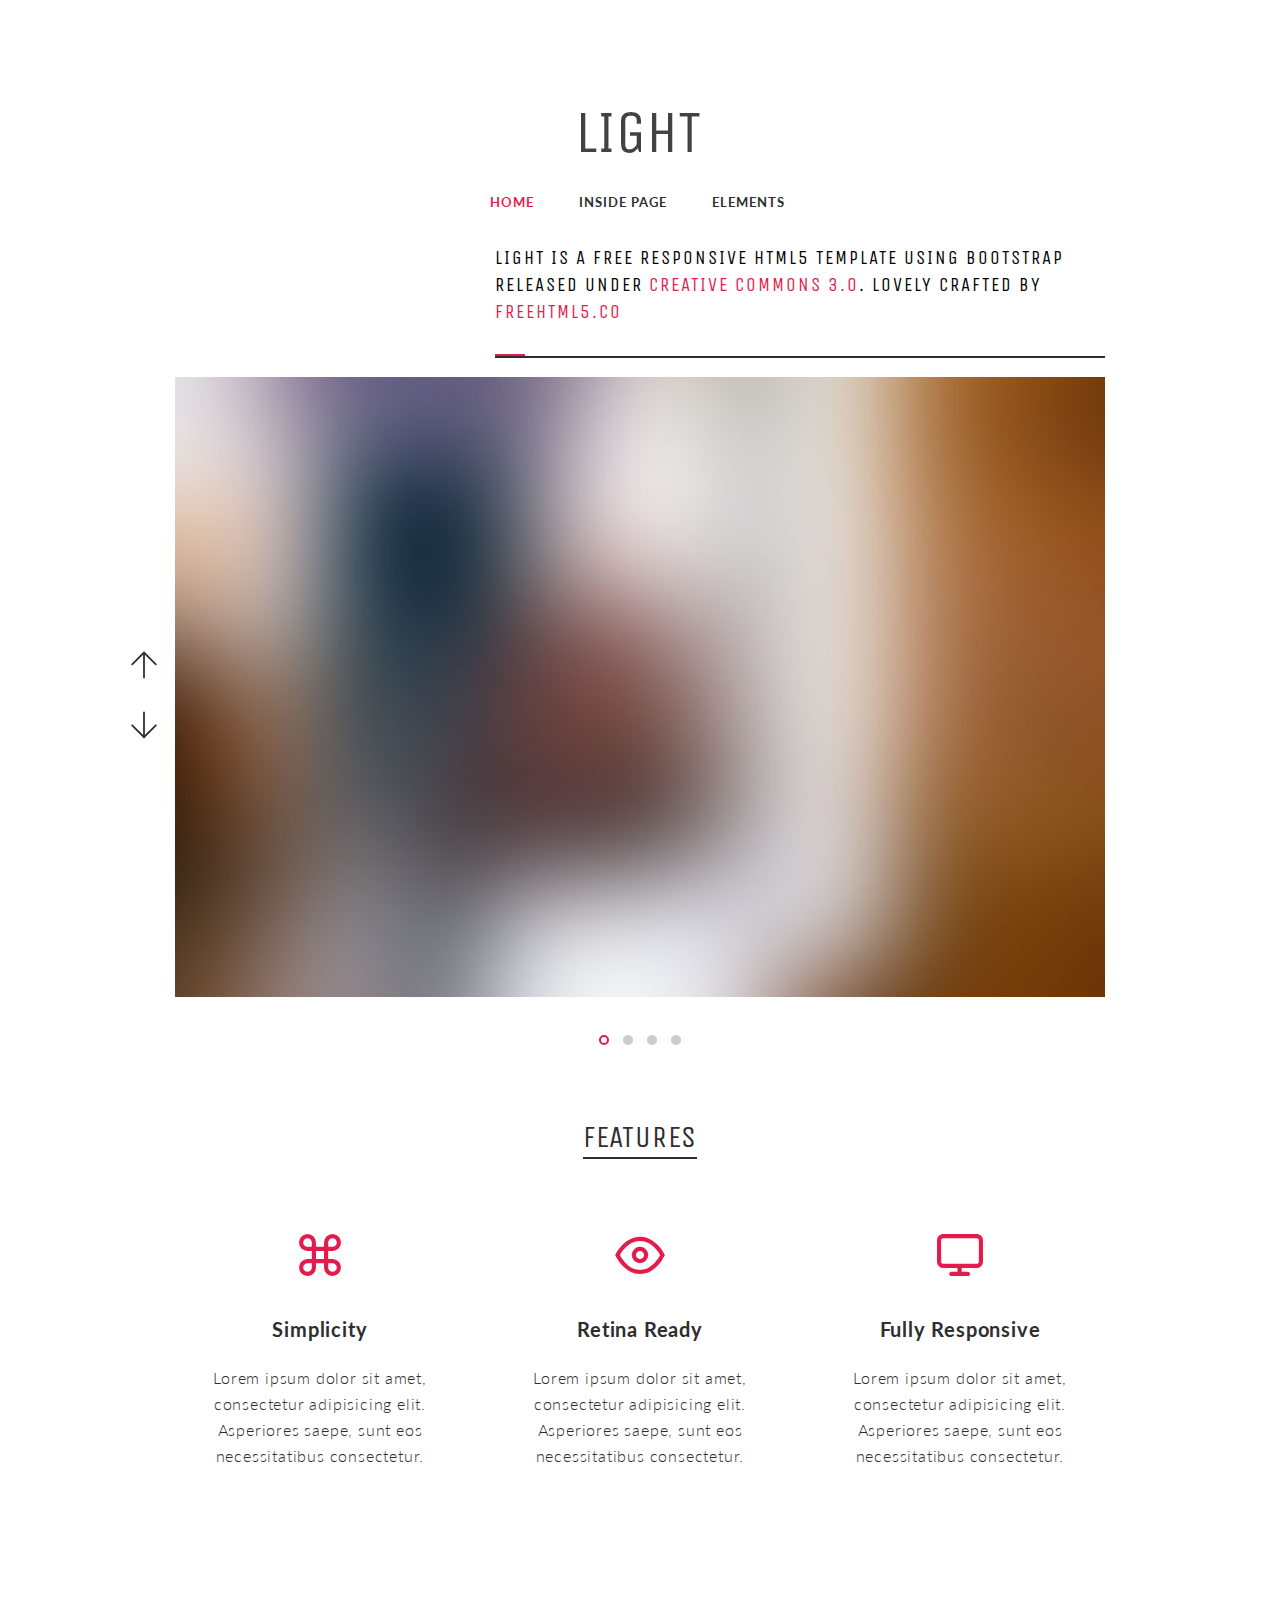
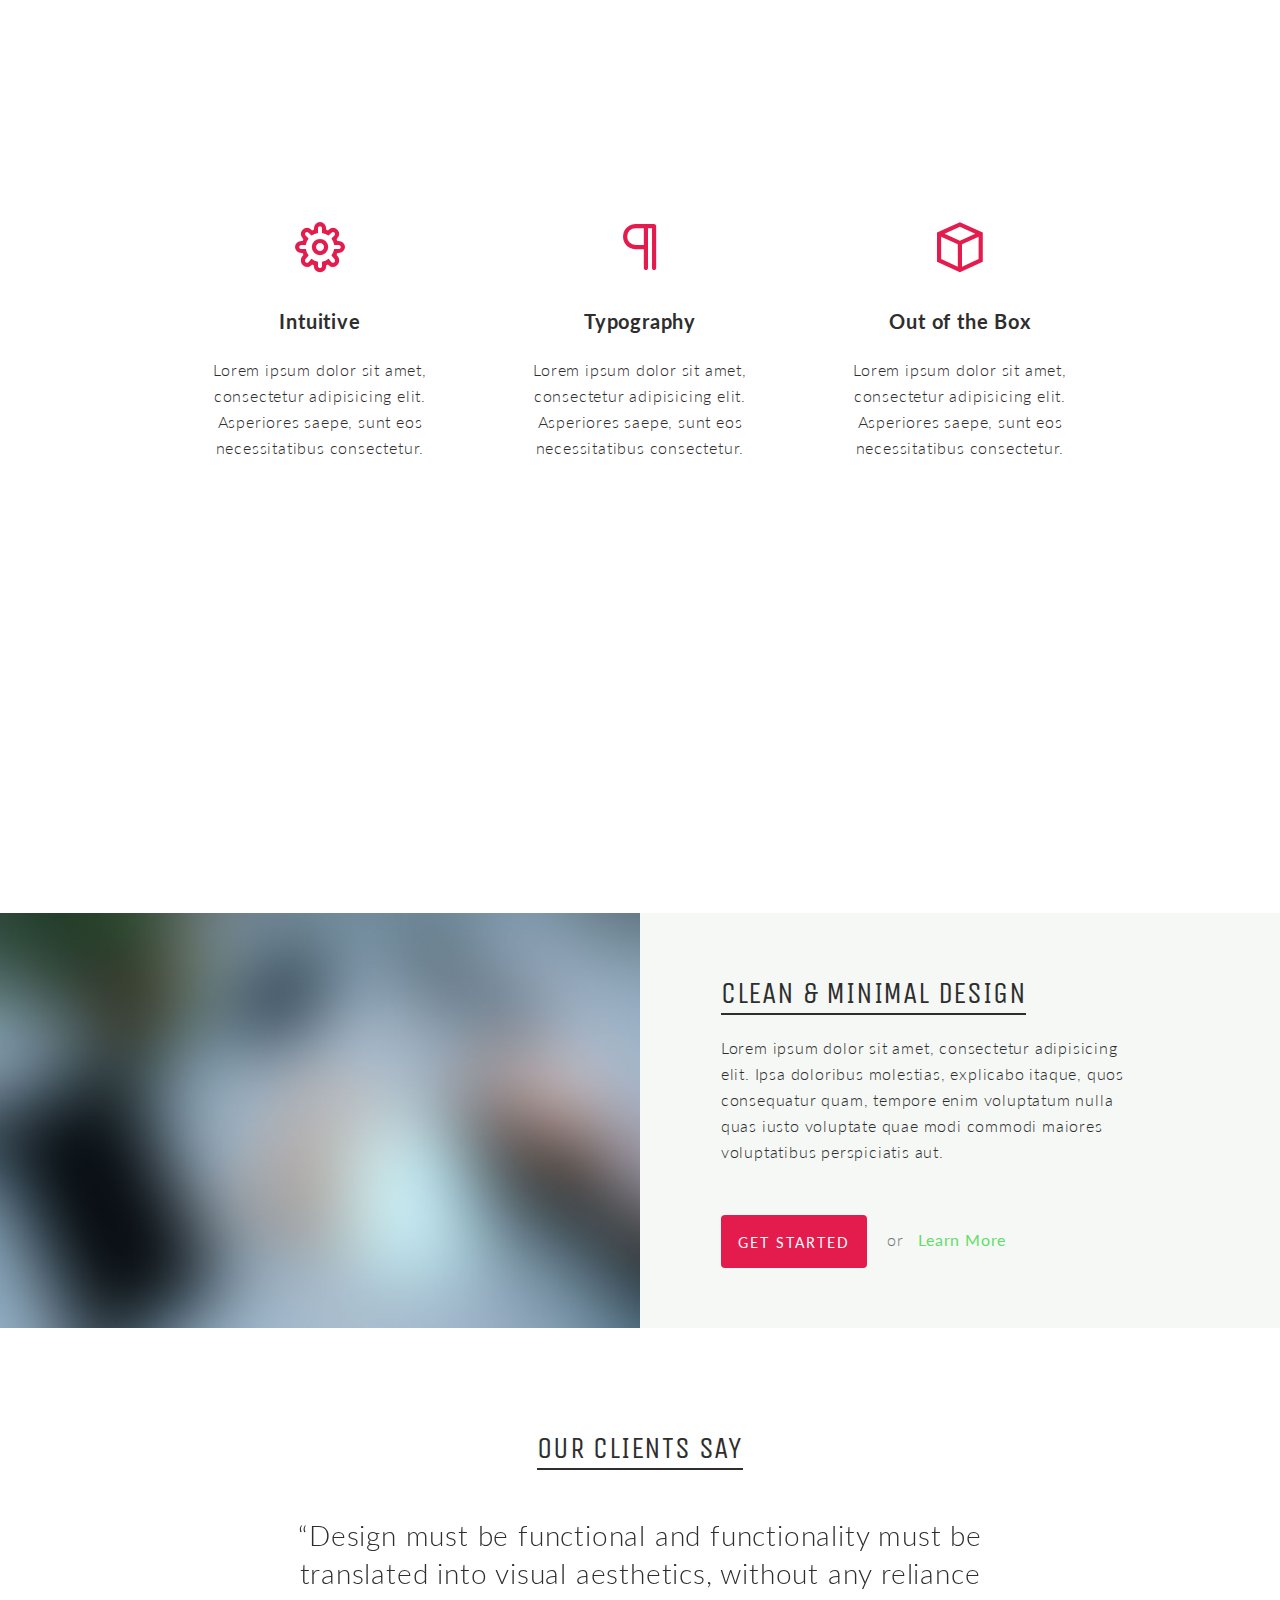
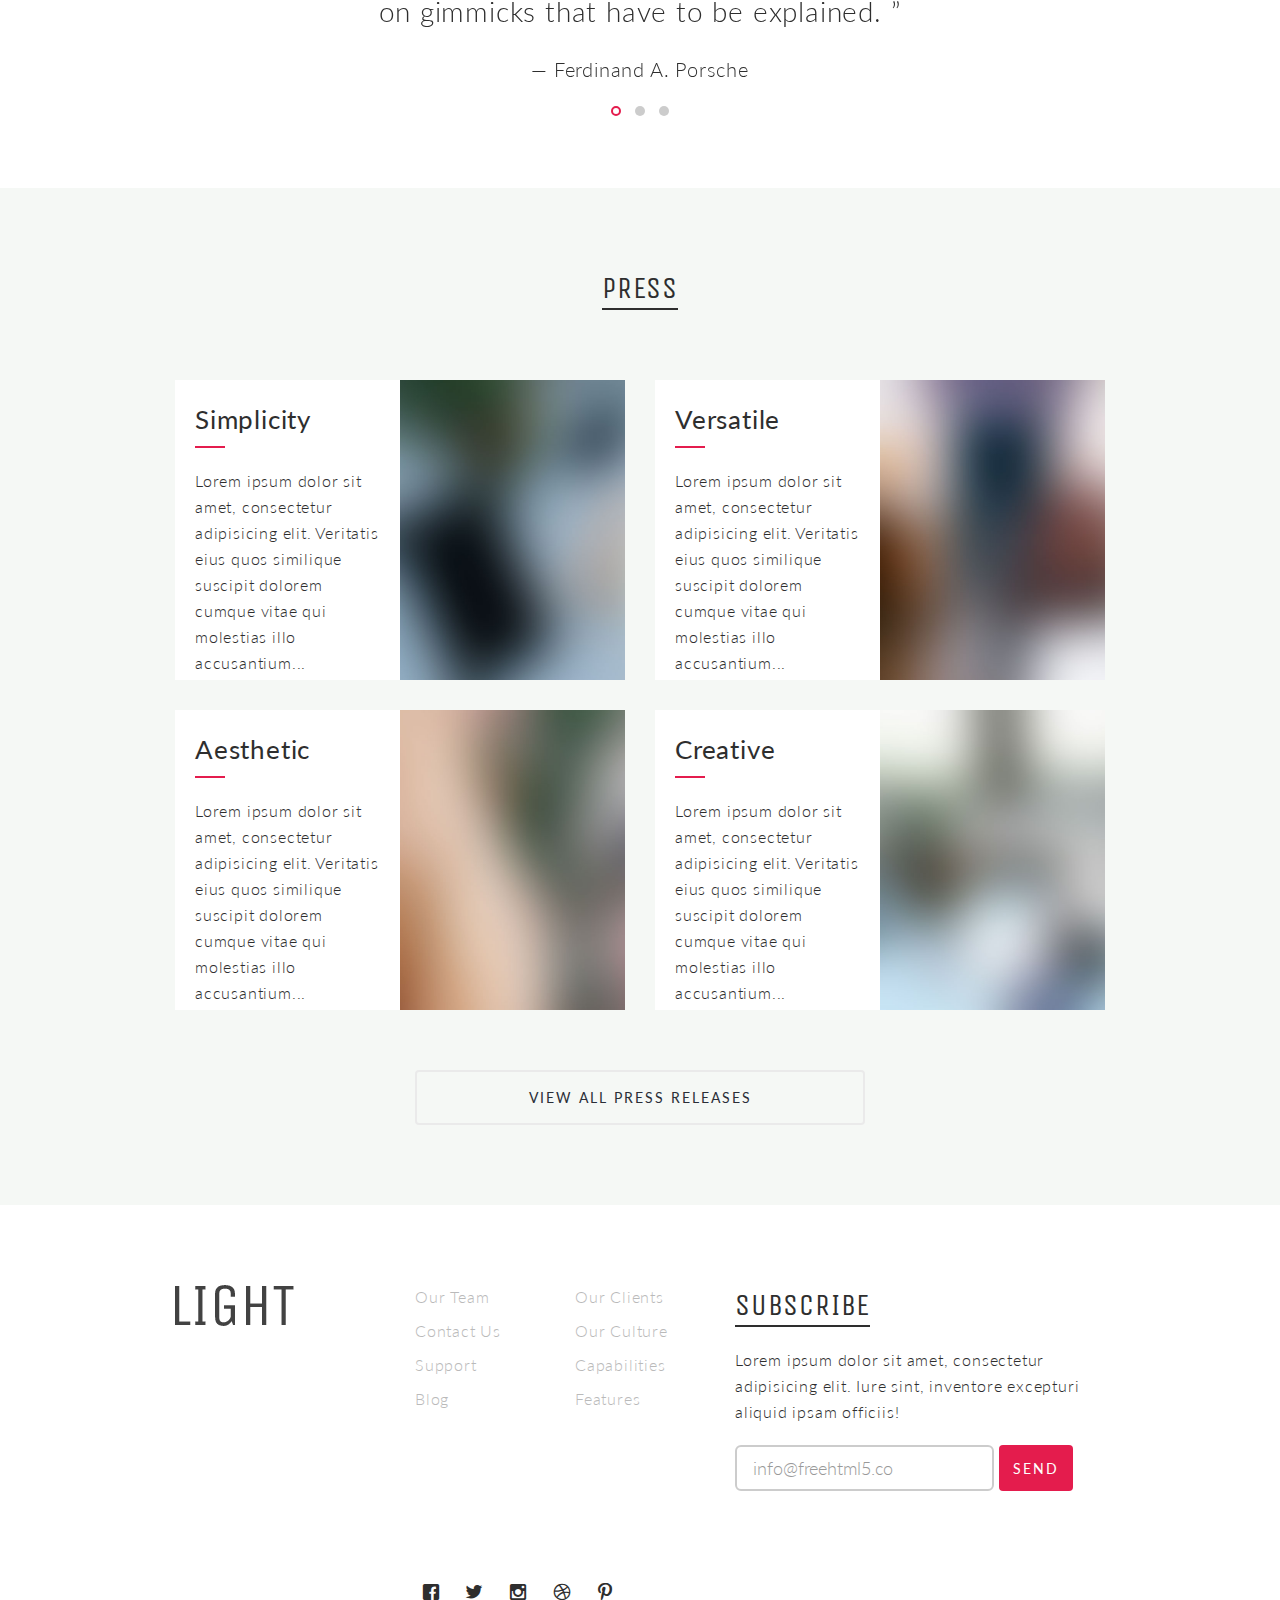
<file: web/content/index-original.html>
<!-- 
//////////////////////////////////////////////////////

FREE HTML5 TEMPLATE 
DESIGNED & DEVELOPED by FREEHTML5.CO

//////////////////////////////////////////////////////
 -->

<!DOCTYPE html>
<!--[if lt IE 7]>      <html class="no-js lt-ie9 lt-ie8 lt-ie7"> <![endif]-->
<!--[if IE 7]>         <html class="no-js lt-ie9 lt-ie8"> <![endif]-->
<!--[if IE 8]>         <html class="no-js lt-ie9"> <![endif]-->
<!--[if gt IE 8]><!--> <html class="no-js"> <!--<![endif]-->
	<head>
	<meta charset="utf-8">
	<meta http-equiv="X-UA-Compatible" content="IE=edge">
	<title>Light &mdash; A free Responsive HTML5 Template by FREEHTML5.CO</title>
	<meta name="viewport" content="width=device-width, initial-scale=1">
	<meta name="description" content="Free HTML5 Template by FREEHTML5.CO" />
  <meta name="keywords" content="free html5, free template, free bootstrap, html5, css3, mobile first, responsive" />
  <meta name="author" content="FREEHTML5.CO" />

  	<!-- Facebook and Twitter integration -->
	<meta property="og:title" content=""/>
	<meta property="og:image" content=""/>
	<meta property="og:url" content=""/>
	<meta property="og:site_name" content=""/>
	<meta property="og:description" content=""/>
	<meta name="twitter:title" content="" />
	<meta name="twitter:image" content="" />
	<meta name="twitter:url" content="" />
	<meta name="twitter:card" content="" />

	<!-- Place favicon.ico and apple-touch-icon.png in the root directory -->
	<link rel="shortcut icon" href="favicon.ico">

	<!-- Google Webfont -->
	<link href='http://fonts.googleapis.com/css?family=Lato:400,300,700|Unica+One' rel='stylesheet' type='text/css'>
	<!-- Themify Icons -->
	<link rel="stylesheet" href="css/themify-icons.css">
	<!-- Icomoon Icons -->
	<link rel="stylesheet" href="css/icomoon-icons.css">
	<!-- Bootstrap -->
	<link rel="stylesheet" href="css/bootstrap.css">
	<!-- Owl Carousel -->
	<link rel="stylesheet" href="css/owl.carousel.min.css">
	<link rel="stylesheet" href="css/owl.theme.default.min.css">
	<!-- Magnific Popup -->
	<link rel="stylesheet" href="css/magnific-popup.css">
	<!-- Easy Responsive Tabs -->
	<link rel="stylesheet" href="css/easy-responsive-tabs.css">
	<!-- Theme Style -->
	<link rel="stylesheet" href="css/style.css">

	
	<!-- FOR IE9 below -->
	<!--[if lt IE 9]>
	<script src="js/modernizr-2.6.2.min.js"></script>
	<script src="js/respond.min.js"></script>
	<![endif]-->

	</head>
	<body>
		
		<!-- Header -->
		<header id="fh5co-header" role="banner">
			
			<!-- Logo -->
			<div id="fh5co-logo" class="text-center">
				<a href="index.html">
					<img src="images/logo.png" alt="Image">
				</a>

			</div>
			<!-- Logo -->
			
			<!-- Mobile Toggle Menu Button -->
			<a href="#" class="js-fh5co-nav-toggle fh5co-nav-toggle"><i></i></a>
			
			<!-- Main Nav -->
			<div id="fh5co-main-nav">
			<nav id="fh5co-nav" role="navigation">
				<ul>
					<li class="active">
						<a href="index.html">Home</a>
					</li>
					<li>
						<a href="inside-page.html">Inside Page</a>
					</li>
					<li>
						<a href="elements.html">Elements</a>
					</li>
				</ul>
			</nav>
			</div>
			<!-- Main Nav -->
		</header>
		<!-- Header -->
		
		<!-- Main -->
		<main role="main">

				<!-- Slider -->
				<div class="container">
					<div class="row">
						<div class="col-md-8 col-md-push-4 col-sm-8 col-sm-push-4">
							<h1 class="fh5co-intro"><span class="fh5co-border"></span>Light is a free responsive HTML5 template using bootstrap released under <a href="https://creativecommons.org/licenses/by/3.0/us/" target="_blank">Creative Commons 3.0</a>. Lovely crafted by <a href="http://freehtml5.co/" target="_blank">FREEHTML5.co</a></h1>
						</div>
					</div>
					<div class="row">
						<div class="col-md-12">
							<div class="owl-carousel owl-carousel-fullwidth">
						    <div class="item"><img src="images/slide_1.jpg" alt="image"></div>
						    <div class="item"><img src="images/slide_2.jpg" alt="image"></div>
						    <div class="item"><img src="images/slide_3.jpg" alt="image"></div>
						    <div class="item"><img src="images/slide_4.jpg" alt="image"></div>
							</div>
						</div>
					</div>
				</div>
				<!-- Slider -->

				<div class="fh5co-spacer fh5co-spacer-lg"></div>
				
				<!-- Features -->
				<div class="fh5co-features">
					<div class="container">
						<div class="fh5co-section-title text-center">
							<h2 class="fh5co-title">Features</h2>
						</div>
						<div class="fh5co-spacer fh5co-spacer-sm"></div>
						<div class="row">

							<div class="col-md-4 col-sm-6 fh5co-feature text-center">
								<span class="fh5co-feature-icon">
									<i class="icon-command"></i>
								</span>
								<h3 class="fh5co-feature-title">Simplicity</h3>
								<p>Lorem ipsum dolor sit amet, consectetur adipisicing elit. Asperiores saepe, sunt eos necessitatibus consectetur.</p>
							</div>
							<div class="col-md-4 col-sm-6 fh5co-feature text-center">
								<span class="fh5co-feature-icon">
									<i class="icon-eye2"></i>
								</span>
								<h3 class="fh5co-feature-title">Retina Ready</h3>
								<p>Lorem ipsum dolor sit amet, consectetur adipisicing elit. Asperiores saepe, sunt eos necessitatibus consectetur.</p>
							</div>

							<div class="col-md-4 col-sm-6 fh5co-feature text-center">
								<span class="fh5co-feature-icon">
									<i class="icon-monitor"></i>
								</span>
								<h3 class="fh5co-feature-title">Fully Responsive</h3>
								<p>Lorem ipsum dolor sit amet, consectetur adipisicing elit. Asperiores saepe, sunt eos necessitatibus consectetur.</p>
							</div>

							<div class="col-md-4 col-sm-6 fh5co-feature text-center">
								<span class="fh5co-feature-icon">
									<i class="icon-cog2"></i>
								</span>
								<h3 class="fh5co-feature-title">Intuitive</h3>
								<p>Lorem ipsum dolor sit amet, consectetur adipisicing elit. Asperiores saepe, sunt eos necessitatibus consectetur.</p>
							</div>

							<div class="col-md-4 col-sm-6 fh5co-feature text-center">
								<span class="fh5co-feature-icon">
									<i class="icon-paragraph"></i>
								</span>
								<h3 class="fh5co-feature-title">Typography</h3>
								<p>Lorem ipsum dolor sit amet, consectetur adipisicing elit. Asperiores saepe, sunt eos necessitatibus consectetur.</p>
							</div>
							<div class="col-md-4 col-sm-6 fh5co-feature text-center">
								<span class="fh5co-feature-icon">
									<i class="icon-box2"></i>
								</span>
								<h3 class="fh5co-feature-title">Out of the Box</h3>
								<p>Lorem ipsum dolor sit amet, consectetur adipisicing elit. Asperiores saepe, sunt eos necessitatibus consectetur.</p>
							</div>

						</div>
					</div>
				</div>
				<!-- Features -->

				<div class="fh5co-spacer fh5co-spacer-lg"></div>
				
				<!-- Section Half -->
				<div class="fh5co-half">
					<div class="fh5co-half-img fh5co-50" style="background-image: url(images/slide_2.jpg)"></div>
					<div class="fh5co-half-text fh5co-50 fh5co-right">
						<div class="fh5co-text">
							
							<div class="container-fluid">
								<div class="row">
									<div class="col-md-9 col-md-push-1 col-sm-9 col-sm-push-1">
										<div class="fh5co-section-title text-left">
											<h2 class="fh5co-title">Clean &amp; Minimal Design</h2>
										</div>
										<p>Lorem ipsum dolor sit amet, consectetur adipisicing elit. Ipsa doloribus molestias, explicabo itaque, quos consequatur quam, tempore enim voluptatum nulla quas iusto voluptate quae modi commodi maiores voluptatibus perspiciatis aut.</p>		
										<div class="fh5co-spacer fh5co-spacer-xxs"></div>
										<p><a href="#" class="btn btn-primary btn-md fh5co-btn-other-option">Get Started</a> <span class="fh5co-other-option"><span class="fh5co-or text-muted">or</span> <a href="#" class="btn-link">Learn More</a></span></p>
									</div>
								</div>
							</div>
							
						</div>
					</div>
				</div>
				<!-- Section Half -->

				<div class="fh5co-spacer fh5co-spacer-lg"></div>
				
				<!-- Testimonial -->
				<div class="container">
						<div class="fh5co-section-title text-center">
							<h2 class="fh5co-title">Our Clients Say</h2>
						</div>
						<br class="fh5co-spacer fh5co-spacer-sm">
						<div class="owl-carousel-fullwidth">
							<div class="item">
								<p class="text-center quote">&ldquo;Design must be functional and functionality must be translated into visual aesthetics, without any reliance on gimmicks that have to be explained. &rdquo; <cite class="author">&mdash; Ferdinand A. Porsche</cite></p>
							</div>
							<div class="item">
								<p class="text-center quote">&ldquo;Creativity is just connecting things. When you ask creative people how they did something, they feel a little guilty because they didn’t really do it, they just saw something. It seemed obvious to them after a while. &rdquo;<cite class="author">&mdash; Steve Jobs</cite></p>
							</div>
							<div class="item">
								<p class="text-center quote">&ldquo;I think design would be better if designers were much more skeptical about its applications. If you believe in the potency of your craft, where you choose to dole it out is not something to take lightly. &rdquo;<cite class="author">&mdash; Frank Chimero</cite></p>
							</div>
						</div>
				</div>
				<!-- Testimonial -->

				<div class="fh5co-spacer fh5co-spacer-lg"></div>

				<!-- Press -->
				<div class="fh5co-press">
					<div class="container">

						<div class="fh5co-section-title text-center">
							<h2 class="fh5co-title">Press</h2>
						</div>
						<div class="fh5co-spacer fh5co-spacer-sm"></div>
						<div class="row">

							<div class="col-md-6">
								<!-- Press Item -->
								<div class="fh5co-press-item">
									<div class="fh5co-press-img" style="background-image: url(images/slide_2.jpg)">
									</div>
									<div class="fh5co-press-text">
										<h3 class="h2 fh5co-press-title">Simplicity <span class="fh5co-border"></span></h3>
										<p>Lorem ipsum dolor sit amet, consectetur adipisicing elit. Veritatis eius quos similique suscipit dolorem cumque vitae qui molestias illo accusantium...</p>
									</div>
								</div>
								<!-- Press Item -->
							</div>

							<div class="col-md-6">
								<!-- Press Item -->
								<div class="fh5co-press-item">
									<div class="fh5co-press-img" style="background-image: url(images/slide_1.jpg)">
									</div>
									<div class="fh5co-press-text">
										<h3 class="h2 fh5co-press-title">Versatile <span class="fh5co-border"></span></h3>
										<p>Lorem ipsum dolor sit amet, consectetur adipisicing elit. Veritatis eius quos similique suscipit dolorem cumque vitae qui molestias illo accusantium...</p>
									</div>
								</div>
								<!-- Press Item -->
							</div>
							
							<div class="col-md-6">
								<!-- Press Item -->
								<div class="fh5co-press-item">
									<div class="fh5co-press-img" style="background-image: url(images/slide_3.jpg);">
									</div>
									<div class="fh5co-press-text">
										<h3 class="h2 fh5co-press-title">Aesthetic <span class="fh5co-border"></span></h3>
										<p>Lorem ipsum dolor sit amet, consectetur adipisicing elit. Veritatis eius quos similique suscipit dolorem cumque vitae qui molestias illo accusantium...</p>
									</div>
								</div>
								<!-- Press Item -->
							</div>

							<div class="col-md-6">
								<!-- Press Item -->
								<div class="fh5co-press-item">
									<div class="fh5co-press-img" style="background-image: url(images/slide_4.jpg);">
									</div>
									<div class="fh5co-press-text">
										<h3 class="h2 fh5co-press-title">Creative <span class="fh5co-border"></span></h3>
										<p>Lorem ipsum dolor sit amet, consectetur adipisicing elit. Veritatis eius quos similique suscipit dolorem cumque vitae qui molestias illo accusantium...</p>
									</div>
								</div>
								<!-- Press Item -->
							</div>

						</div>
						<div class="fh5co-spacer fh5co-spacer-xs"></div>
						<div class="row">
							<div class="col-md-6 col-md-offset-3">
								<a href="#" class="btn btn-outline btn-md btn-block">View All Press Releases</a>
							</div>
						</div>
						


					</div>
				</div>
				<!-- Press -->
				

		</main>
		<!-- Main -->
		
		<!-- Footer -->
		<footer id="fh5co-footer" role="contentinfo">
			<div class="container">
				<div class="row">
					<div class="col-md-3 col-xs-12 fh5co-footer-widget ">
						<img src="images/logo.png" alt="Image" class="img-responsive">
					</div>
					<div class="col-md-2 col-xs-6 fh5co-footer-widget">
						<ul>
							<li><a href="#">Our Team</a></li>
							<li><a href="#">Contact Us</a></li>
							<li><a href="#">Support</a></li>
							<li><a href="#">Blog</a></li>
						</ul>
					</div>
					<div class="col-md-2 col-xs-6 fh5co-footer-widget">
						<ul>
							<li><a href="#">Our Clients</a></li>
							<li><a href="#">Our Culture</a></li>
							<li><a href="#">Capabilities</a></li>
							<li><a href="#">Features</a></li>
						</ul>
					</div>
				
					<div class="col-md-5 col-xs-12 fh5co-footer-widget">
						<div class="fh5co-section-title">
							<h5 class="fh5co-title">Subscribe</h5>
						</div>
						<p>Lorem ipsum dolor sit amet, consectetur adipisicing elit. Iure sint, inventore excepturi aliquid ipsam officiis!</p>
						<form class="form-inline" id="fh5co-form-subscribe">
						  <div class="form-group pull-left">
						    <input type="email" class="form-control input-lg input-block" id="subscribe-email" placeholder="info@freehtml5.co">
						  </div>
						  <button type="submit" class="btn btn-primary btn-subscribe-send">Send</button>
						  
						</form>
					</div>
				</div>
				<div class="fh5co-spacer fh5co-spacer-md"></div>
				<div class="row">
					<div class="col-md-6">
						<ul class="fh5co-social">
							<li><a href="#"><i class="icon-facebook"></i></a></li>
							<li><a href="#"><i class="icon-twitter"></i></a></li>
							<li><a href="#"><i class="icon-instagram"></i></a></li>
							<li><a href="#"><i class="icon-dribbble"></i></a></li>
							<li><a href="#"><i class="icon-pinterest"></i></a></li>
						</ul>
					</div>
				</div>
			</div>
		</footer>
		<!-- Footer -->
		
		<!-- Go To Top -->
		<a href="#" class="fh5co-gotop"><i class="ti-shift-left"></i></a>
		
			
		<!-- jQuery -->
		<script src="js/jquery-1.10.2.min.js"></script>
		<!-- jQuery Easing -->
		<script src="js/jquery.easing.1.3.js"></script>
		<!-- Bootstrap -->
		<script src="js/bootstrap.js"></script>
		<!-- Owl carousel -->
		<script src="js/owl.carousel.min.js"></script>
		<!-- Magnific Popup -->
		<script src="js/jquery.magnific-popup.min.js"></script>
		<!-- Easy Responsive Tabs -->
		<script src="js/easyResponsiveTabs.js"></script>
		<!-- FastClick for Mobile/Tablets -->
		<script src="js/fastclick.js"></script>
		<!-- Velocity -->
		<script src="js/velocity.min.js"></script>
		<!-- Main JS -->
		<script src="js/main.js"></script>

	</body>
</html>
</file>
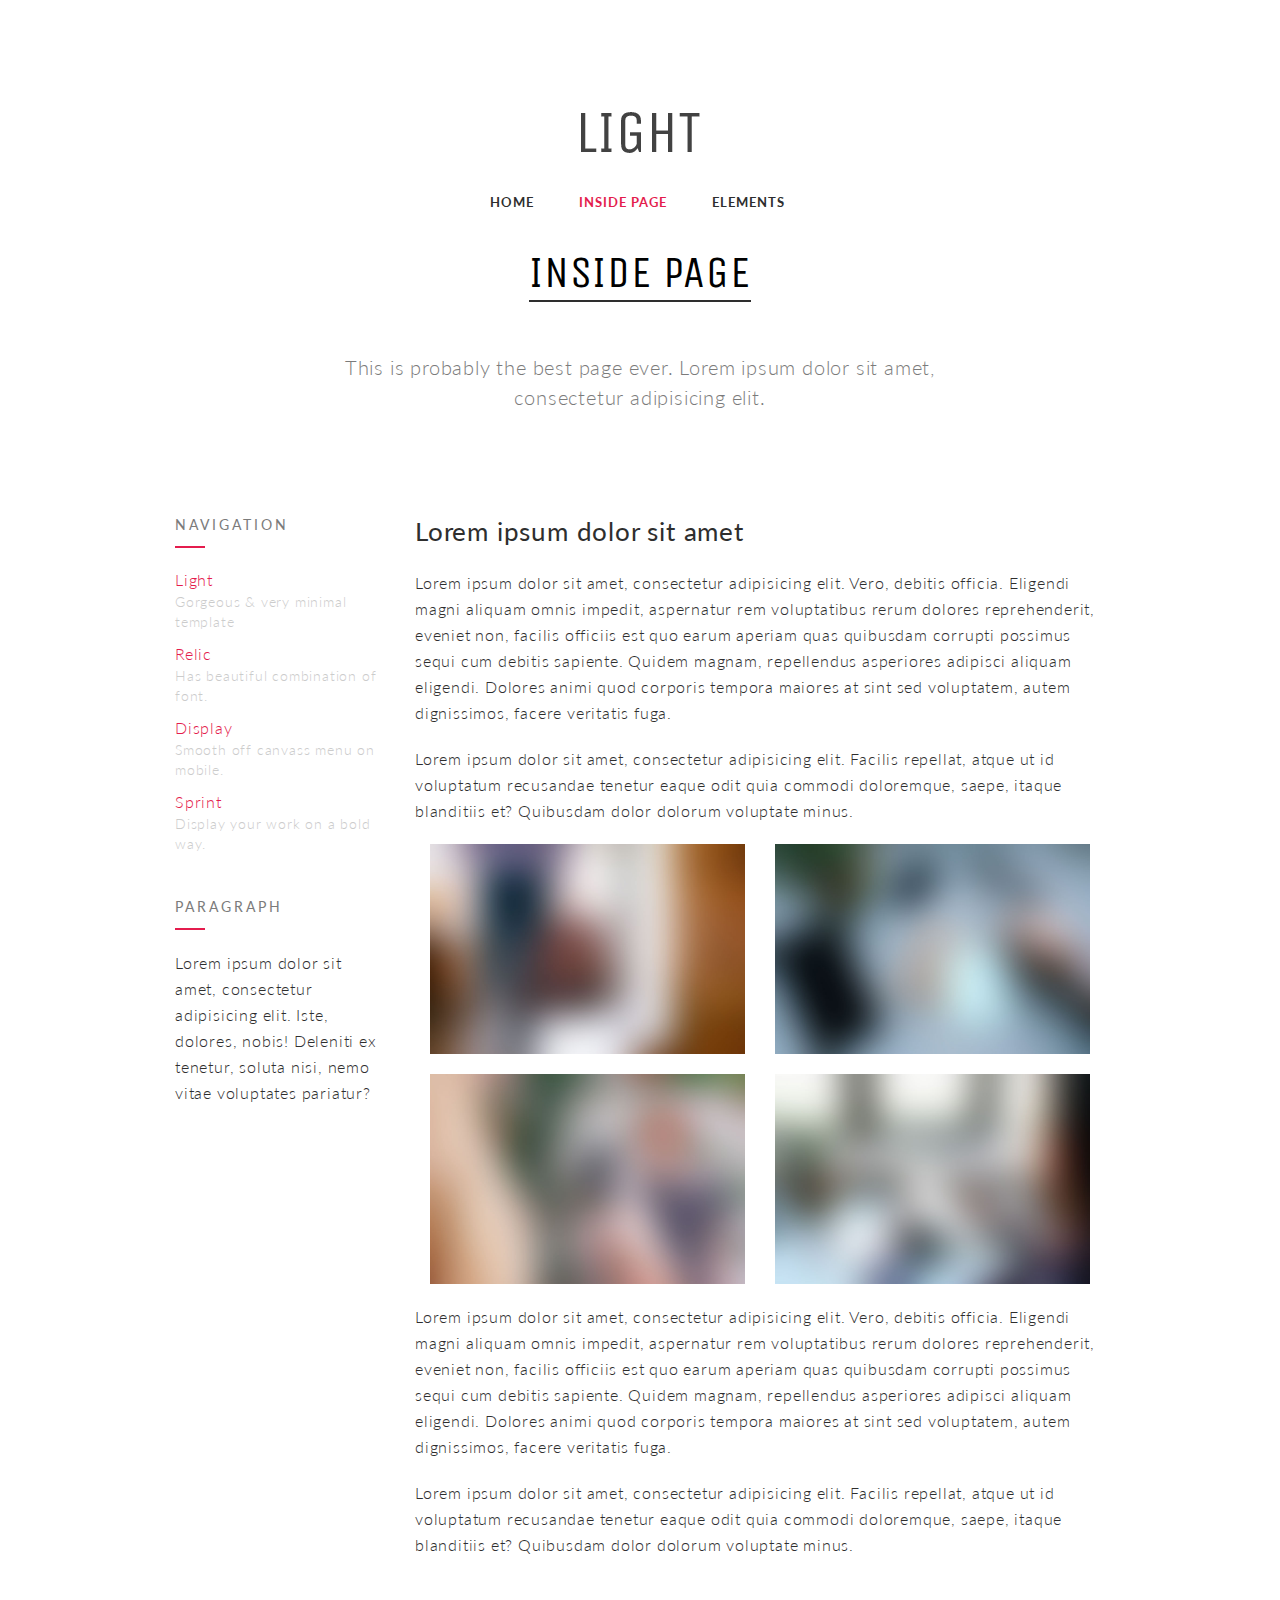
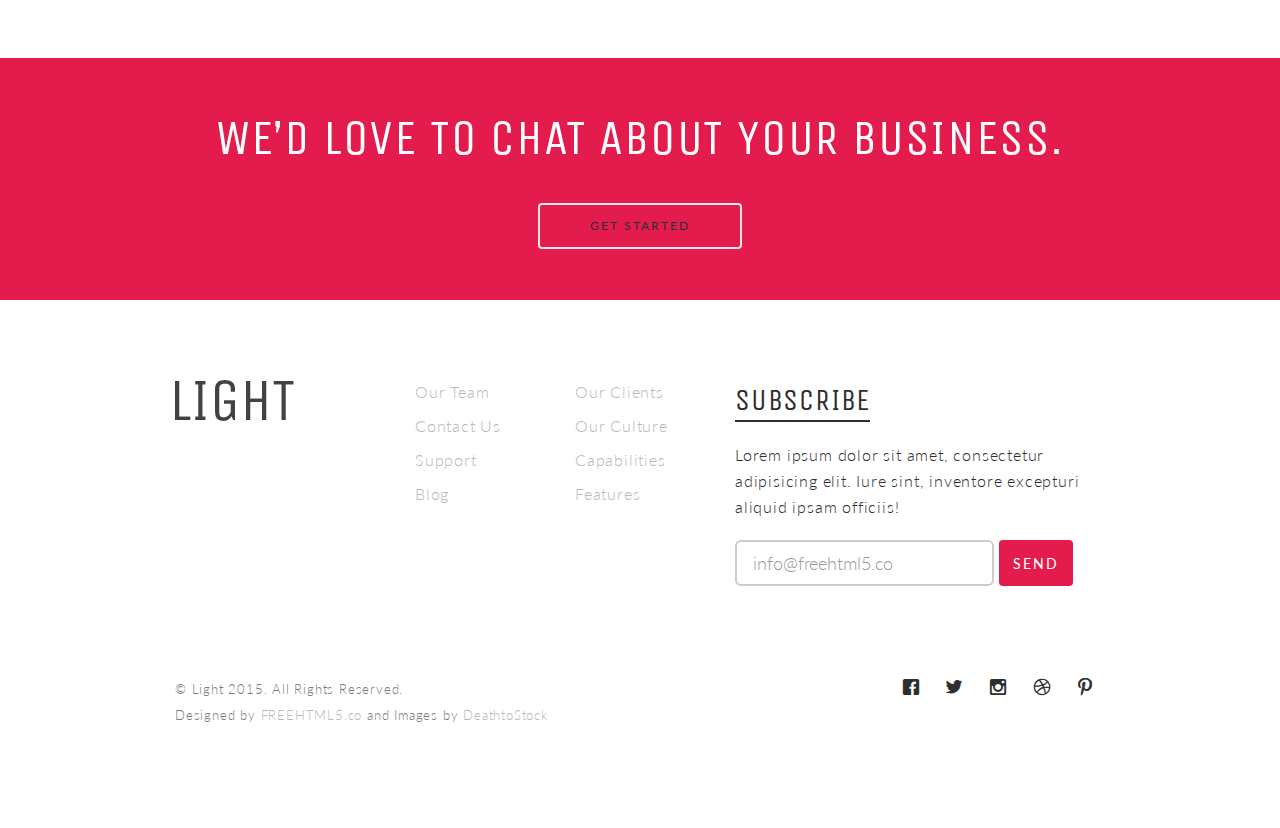
<file: web/content/inside-page.html>
<!-- 
//////////////////////////////////////////////////////

FREE HTML5 TEMPLATE 
DESIGNED & DEVELOPED by FREEHTML5.CO

//////////////////////////////////////////////////////
 -->

<!DOCTYPE html>
<!--[if lt IE 7]>      <html class="no-js lt-ie9 lt-ie8 lt-ie7"> <![endif]-->
<!--[if IE 7]>         <html class="no-js lt-ie9 lt-ie8"> <![endif]-->
<!--[if IE 8]>         <html class="no-js lt-ie9"> <![endif]-->
<!--[if gt IE 8]><!--> <html class="no-js"> <!--<![endif]-->
	<head>
	<meta charset="utf-8">
	<meta http-equiv="X-UA-Compatible" content="IE=edge">
	<title>Light &mdash; A free Responsive HTML5 Template by FREEHTML5.CO</title>
	<meta name="viewport" content="width=device-width, initial-scale=1">
	<meta name="description" content="Free HTML5 Template by FREEHTML5.CO" />
  <meta name="keywords" content="free html5, free template, free bootstrap, html5, css3, mobile first, responsive" />
  <meta name="author" content="FREEHTML5.CO" />

  	<!-- Facebook and Twitter integration -->
	<meta property="og:title" content=""/>
	<meta property="og:image" content=""/>
	<meta property="og:url" content=""/>
	<meta property="og:site_name" content=""/>
	<meta property="og:description" content=""/>
	<meta name="twitter:title" content="" />
	<meta name="twitter:image" content="" />
	<meta name="twitter:url" content="" />
	<meta name="twitter:card" content="" />

	<!-- Place favicon.ico and apple-touch-icon.png in the root directory -->
	<link rel="shortcut icon" href="favicon.ico">

	<!-- Google Webfont -->
	<link href='http://fonts.googleapis.com/css?family=Lato:400,300,700|Unica+One' rel='stylesheet' type='text/css'>
	<!-- Themify Icons -->
	<link rel="stylesheet" href="css/themify-icons.css">
	<!-- Icomoon Icons -->
	<link rel="stylesheet" href="css/icomoon-icons.css">
	<!-- Bootstrap -->
	<link rel="stylesheet" href="css/bootstrap.css">
	<!-- Owl Carousel -->
	<link rel="stylesheet" href="css/owl.carousel.min.css">
	<link rel="stylesheet" href="css/owl.theme.default.min.css">
	<!-- Magnific Popup -->
	<link rel="stylesheet" href="css/magnific-popup.css">
	<!-- Easy Responsive Tabs -->
	<link rel="stylesheet" href="css/easy-responsive-tabs.css">
	<!-- Theme Style -->
	<link rel="stylesheet" href="css/style.css">

	
	<!-- FOR IE9 below -->
	<!--[if lt IE 9]>
	<script src="js/modernizr-2.6.2.min.js"></script>
	<script src="js/respond.min.js"></script>
	<![endif]-->

	</head>
	<body>
		
		<!-- Header -->
		<header id="fh5co-header" role="banner">
			
			<!-- Logo -->
			<div id="fh5co-logo" class="text-center">
				<a href="index.html">
					<img src="images/logo.png" alt="Image">
				</a>

			</div>
			<!-- Logo -->
			
			<!-- Mobile Toggle Menu Button -->
			<a href="#" class="js-fh5co-nav-toggle fh5co-nav-toggle"><i></i></a>
			
			<!-- Main Nav -->
			<div id="fh5co-main-nav">
			<nav id="fh5co-nav" role="navigation">
				<ul>
					<li>
						<a href="index.html">Home</a>
					</li>
					<li class="active">
						<a href="inside-page.html">Inside Page</a>
					</li>
					<li>
						<a href="elements.html">Elements</a>
					</li>
				</ul>
			</nav>
			</div>
			<!-- Main Nav -->
		</header>
		<!-- Header -->
		
		<!-- Main -->
		<main role="main">

				<div class="container">
					<div class="row">
						<div class="col-md-8 col-md-offset-2">
							<div class="fh5co-page-title text-center">
								<h1 class="fh5co-title">Inside Page</h1>
								<h2 class="fh5co-title-sub">This is probably the best page ever. Lorem ipsum dolor sit amet, consectetur adipisicing elit. </h2>
							</div>
						</div>
					</div>
				</div>

				<div class="fh5co-spacer fh5co-spacer-md"></div>


				<div class="container">
					<div class="row">
						<!-- Content -->
						<div class="col-md-9 col-md-push-3" id="fh5co-content">
							<h2>Lorem ipsum dolor sit amet</h2>
							<p>Lorem ipsum dolor sit amet, consectetur adipisicing elit. Vero, debitis officia. Eligendi magni aliquam omnis impedit, aspernatur rem voluptatibus rerum dolores reprehenderit, eveniet non, facilis officiis est quo earum aperiam quas quibusdam corrupti possimus sequi cum debitis sapiente. Quidem magnam, repellendus asperiores adipisci aliquam eligendi. Dolores animi quod corporis tempora maiores at sint sed voluptatem, autem dignissimos, facere veritatis fuga.</p>

							<p>Lorem ipsum dolor sit amet, consectetur adipisicing elit. Facilis repellat, atque ut id voluptatum recusandae tenetur eaque odit quia commodi doloremque, saepe, itaque blanditiis et? Quibusdam dolor dolorum voluptate minus.</p>

							<div class="row">
								<div class="col-md-6">
									<p><a href="images/slide_1.jpg" class="image-popup"><img src="images/slide_1.jpg" alt="Images" class="img-responsive"></a></p>
								</div>
								<div class="col-md-6">
									<p><a href="images/slide_2.jpg" class="image-popup"><img src="images/slide_2.jpg" alt="Images" class="img-responsive"></a></p>
								</div>
								<div class="col-md-6">
									<p><a href="images/slide_3.jpg" class="image-popup"><img src="images/slide_3.jpg" alt="Images" class="img-responsive"></a></p>
								</div>
								<div class="col-md-6">
									<p><a href="images/slide_4.jpg" class="image-popup"><img src="images/slide_4.jpg" alt="Images" class="img-responsive"></a></p>
								</div>
							</div>

							<p>Lorem ipsum dolor sit amet, consectetur adipisicing elit. Vero, debitis officia. Eligendi magni aliquam omnis impedit, aspernatur rem voluptatibus rerum dolores reprehenderit, eveniet non, facilis officiis est quo earum aperiam quas quibusdam corrupti possimus sequi cum debitis sapiente. Quidem magnam, repellendus asperiores adipisci aliquam eligendi. Dolores animi quod corporis tempora maiores at sint sed voluptatem, autem dignissimos, facere veritatis fuga.</p>

							<p>Lorem ipsum dolor sit amet, consectetur adipisicing elit. Facilis repellat, atque ut id voluptatum recusandae tenetur eaque odit quia commodi doloremque, saepe, itaque blanditiis et? Quibusdam dolor dolorum voluptate minus.</p>


						</div>
						<!-- Content -->
						<!-- Sidebar -->
						<div class="col-md-3 col-md-pull-9" id="fh5co-sidebar">

							<!-- Links -->
							<h3 class="fh5co-uppercase-heading-sm with-border"><span class="fh5co-border"></span>Navigation</h3>
							<nav class="fh5co-sidebar-nav" role="navigation">
								<ul>
									<li>
										<a href="#" target="_blank">
											Light
											<span class="fh5co-sidebar-nav-desc">Gorgeous &amp; very minimal template</span>
										</a>
									</li>
									<li>
										<a href="#" target="_blank">
										Relic
										<span class="fh5co-sidebar-nav-desc">Has beautiful combination of font.</span>
										</a>
									</li>
									<li>
										<a href="#" target="_blank">
										Display
										<span class="fh5co-sidebar-nav-desc">Smooth off canvass menu on mobile.</span>
										</a>
									</li>
									<li>
										<a href="#" target="_blank">
										Sprint
										<span class="fh5co-sidebar-nav-desc">Display your work on a bold way.</span>
										</a>
									</li>
								</ul>
							</nav>	
							<!-- Links -->
							<div class="fh5co-spacer fh5co-spacer-xs"></div>	
							
							<h3 class="fh5co-uppercase-heading-sm with-border"><span class="fh5co-border"></span>Paragraph</h3>
							<p>Lorem ipsum dolor sit amet, consectetur adipisicing elit. Iste, dolores, nobis! Deleniti ex tenetur, soluta nisi, nemo vitae voluptates pariatur?</p>

						</div>
						<!-- Sidebar -->
					</div>
				</div>

				<div class="fh5co-spacer fh5co-spacer-md"></div>
				<!-- Call to action -->
				<div class="fh5co-call-to-action text-center">
					<div class="container">
						<div class="fh5co-call-to-action-wrap">
							<div class="fh5co-call-to-action-inner text-center">
								<h3 class="fh5co-call-to-action-text">We’d love to chat about your business.</h3>
								<a href="#" class="btn btn-outline btn-sm">Get Started</a>
							</div>
						</div>
					</div>
				</div>
				<!-- Call to action -->	
				

		</main>
		<!-- Main -->
		
		<!-- Footer -->
		<footer id="fh5co-footer" role="contentinfo">
			<div class="container">
				<div class="row">
					<div class="col-md-3 col-xs-12 fh5co-footer-widget ">
						<img src="images/logo.png" alt="Image" class="img-responsive">
					</div>
					<div class="col-md-2 col-xs-6 fh5co-footer-widget">
						<ul>
							<li><a href="#">Our Team</a></li>
							<li><a href="#">Contact Us</a></li>
							<li><a href="#">Support</a></li>
							<li><a href="#">Blog</a></li>
						</ul>
					</div>
					<div class="col-md-2 col-xs-6 fh5co-footer-widget">
						<ul>
							<li><a href="#">Our Clients</a></li>
							<li><a href="#">Our Culture</a></li>
							<li><a href="#">Capabilities</a></li>
							<li><a href="#">Features</a></li>
						</ul>
					</div>
				
					<div class="col-md-5 col-xs-12 fh5co-footer-widget">
						<div class="fh5co-section-title">
							<h5 class="fh5co-title">Subscribe</h5>
						</div>
						<p>Lorem ipsum dolor sit amet, consectetur adipisicing elit. Iure sint, inventore excepturi aliquid ipsam officiis!</p>
						<form class="form-inline" id="fh5co-form-subscribe">
						  <div class="form-group pull-left">
						    <input type="email" class="form-control input-lg input-block" id="subscribe-email" placeholder="info@freehtml5.co">
						  </div>
						  <button type="submit" class="btn btn-primary btn-subscribe-send">Send</button>
						  
						</form>
					</div>
				</div>
				<div class="fh5co-spacer fh5co-spacer-md"></div>
				<div class="row">
					<div class="col-md-6">
						<p class="fh5co-copyright">&copy; Light 2015. All Rights Reserved. <br>Designed by <a href="http://freehtml5.co" target="_blank">FREEHTML5.co</a> and Images by <a href="http://deathtothestockphoto.com/" target="_blank">DeathtoStock</a></p>
					</div>
					<div class="col-md-6">
						<ul class="fh5co-social">
							<li><a href="#"><i class="icon-facebook"></i></a></li>
							<li><a href="#"><i class="icon-twitter"></i></a></li>
							<li><a href="#"><i class="icon-instagram"></i></a></li>
							<li><a href="#"><i class="icon-dribbble"></i></a></li>
							<li><a href="#"><i class="icon-pinterest"></i></a></li>
						</ul>
					</div>
				</div>
			</div>
		</footer>
		<!-- Footer -->
		
		<!-- Go To Top -->
		<a href="#" class="fh5co-gotop"><i class="ti-shift-left"></i></a>
		
			
		<!-- jQuery -->
		<script src="js/jquery-1.10.2.min.js"></script>
		<!-- jQuery Easing -->
		<script src="js/jquery.easing.1.3.js"></script>
		<!-- Bootstrap -->
		<script src="js/bootstrap.js"></script>
		<!-- Owl carousel -->
		<script src="js/owl.carousel.min.js"></script>
		<!-- Magnific Popup -->
		<script src="js/jquery.magnific-popup.min.js"></script>
		<!-- Easy Responsive Tabs -->
		<script src="js/easyResponsiveTabs.js"></script>
		<!-- FastClick for Mobile/Tablets -->
		<script src="js/fastclick.js"></script>
		<!-- Velocity -->
		<script src="js/velocity.min.js"></script>
		<!-- Main JS -->
		<script src="js/main.js"></script>

	</body>
</html>
</file>
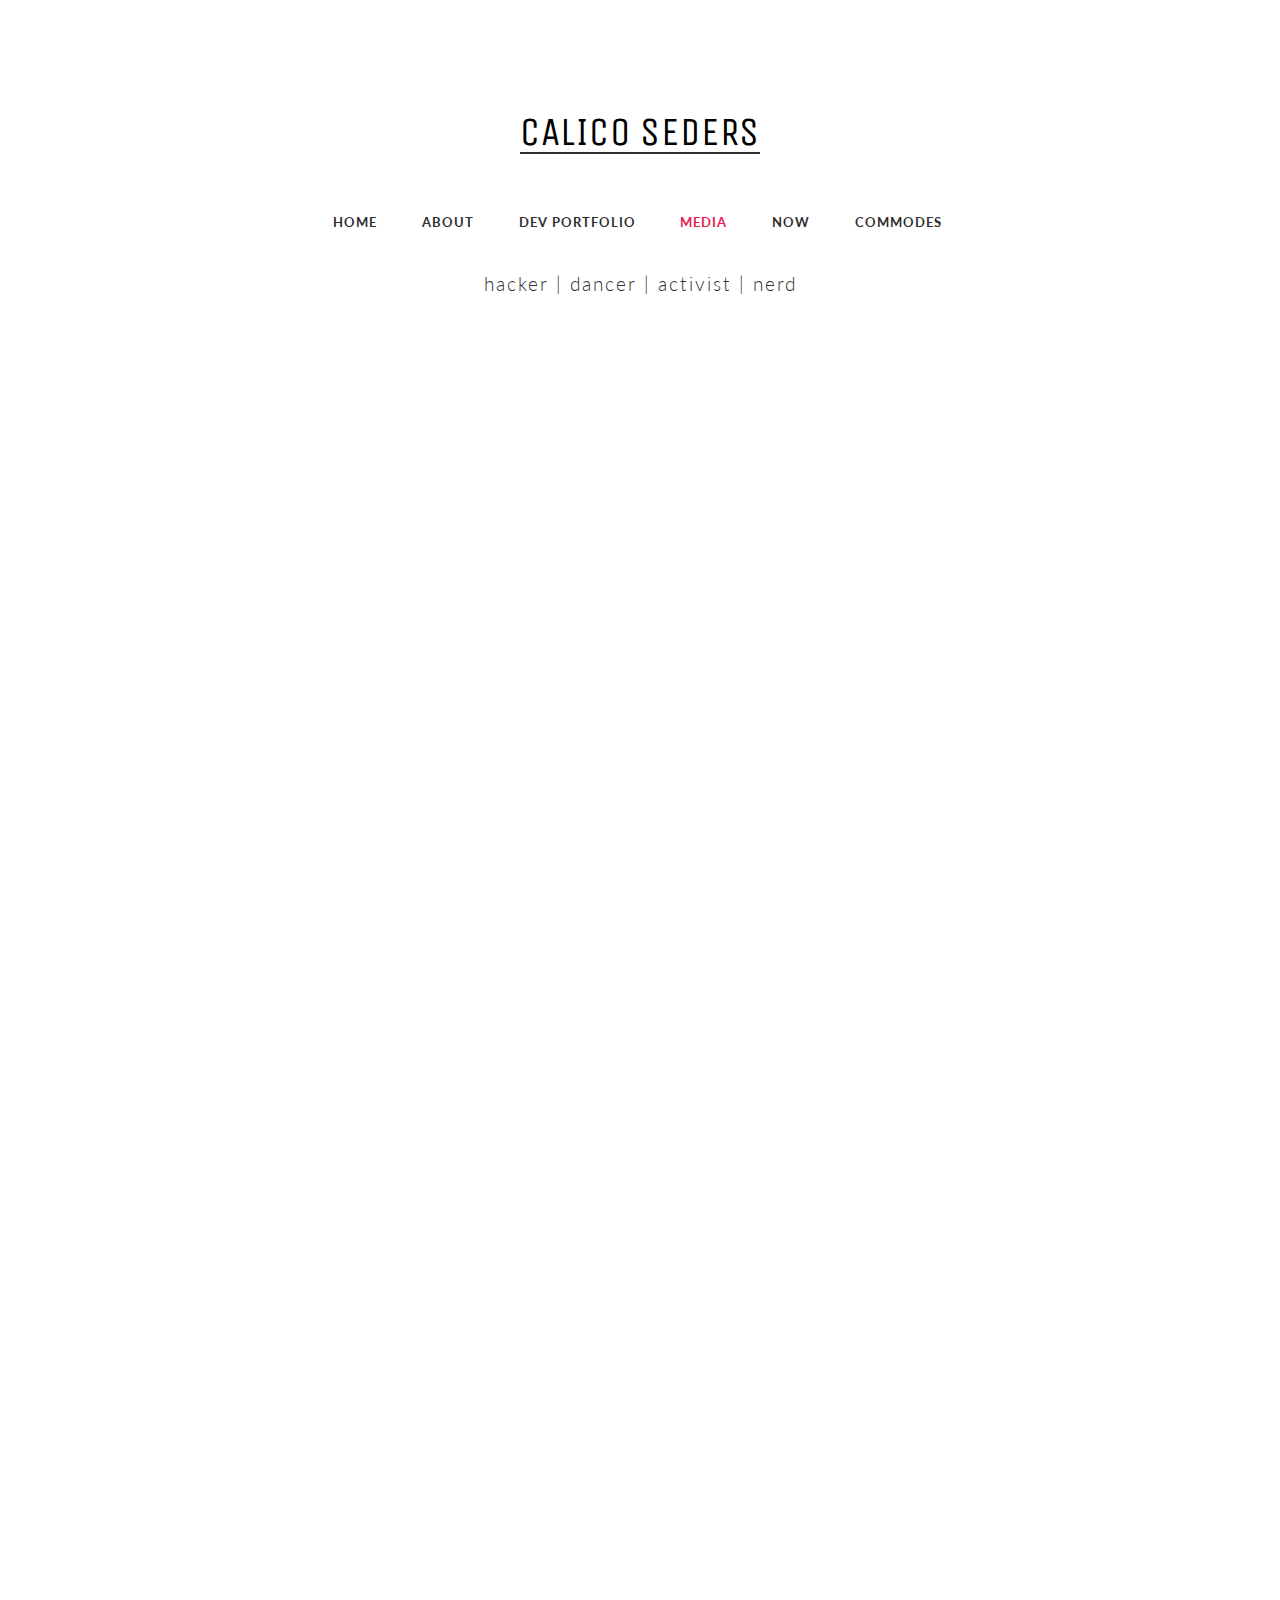
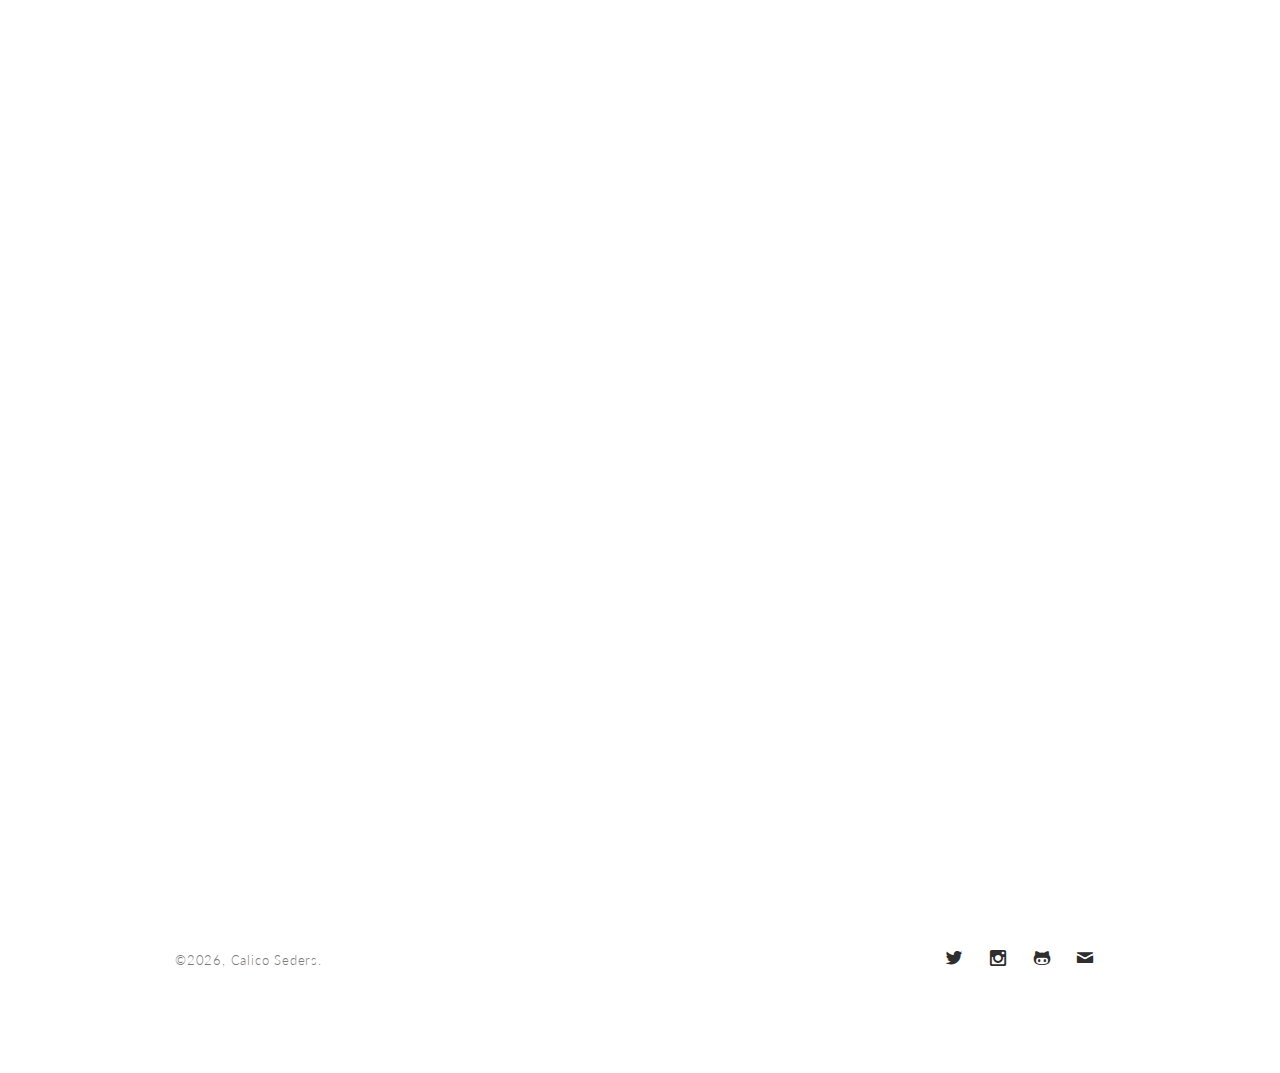
<file: web/content/media.html>
<!-- 
//////////////////////////////////////////////////////

FREE HTML5 TEMPLATE 
DESIGNED & DEVELOPED by FREEHTML5.CO

//////////////////////////////////////////////////////
-->

<!DOCTYPE html>
<!--[if lt IE 7]>      <html class="no-js lt-ie9 lt-ie8 lt-ie7"> <![endif]-->
<!--[if IE 7]>         <html class="no-js lt-ie9 lt-ie8"> <![endif]-->
<!--[if IE 8]>         <html class="no-js lt-ie9"> <![endif]-->
<!--[if gt IE 8]><!--> 
<html class="no-js"> <!--<![endif]-->
    <head>
    <meta charset="utf-8">
    <meta http-equiv="X-UA-Compatible" content="IE=edge">
    <title>Calico Seders, a complex series of zaps and squirts</title>
    <meta name="viewport" content="width=device-width, initial-scale=1">
    <meta name="author" content="FREEHTML5.CO" />

    <!-- Facebook and Twitter integration -->
    <meta property="og:title" content=""/>
    <meta property="og:image" content=""/>
    <meta property="og:url" content=""/>
    <meta property="og:site_name" content=""/>
    <meta property="og:description" content=""/>
    <meta name="twitter:title" content="" />
    <meta name="twitter:image" content="" />
    <meta name="twitter:url" content="" />
    <meta name="twitter:card" content="" />

    <!-- Place favicon.ico and apple-touch-icon.png in the root directory -->
    <link rel="shortcut icon" href="favicon.ico">

    <!-- Google Webfont -->
    <link href='http://fonts.googleapis.com/css?family=Lato:400,300,700|Unica+One' rel='stylesheet' type='text/css'>
    <!-- Themify Icons -->
    <link rel="stylesheet" href="css/themify-icons.css">
    <!-- Icomoon Icons -->
    <link rel="stylesheet" href="css/icomoon-icons.css">
    <!-- Bootstrap -->
    <link rel="stylesheet" href="css/bootstrap.css">
    <!-- Owl Carousel -->
    <link rel="stylesheet" href="css/owl.carousel.min.css">
    <link rel="stylesheet" href="css/owl.theme.default.min.css">
    <!-- Magnific Popup -->
    <link rel="stylesheet" href="css/magnific-popup.css">
    <!-- Easy Responsive Tabs -->
    <link rel="stylesheet" href="css/easy-responsive-tabs.css">
    <!-- Theme Style -->
    <link rel="stylesheet" href="css/style.css">

    <!-- FOR IE9 below -->
    <!--[if lt IE 9]>
    <script src="js/modernizr-2.6.2.min.js"></script>
    <script src="js/respond.min.js"></script>
    <![endif]-->

    </head>
	<body>
		
		<!-- Header -->
		<header id="fh5co-header" role="banner" style="display:flow-root">
			
			<!-- Logo -->
			<div id="my-name" class="text-center">
				<a href="index.html">
					<h1>Calico Seders</h1>
				</a>
			</div>
			<!-- Logo -->
			
			<!-- Mobile Toggle Menu Button -->
			<a href="#" class="js-fh5co-nav-toggle fh5co-nav-toggle"><i></i></a>
			
			<!-- Main Nav -->
			<div id="fh5co-main-nav">
				<nav id="fh5co-nav" role="navigation">
					<ul>
						<li>
							<a href="index.html">home</a>
						</li>
						<li>
							<a href="about.html">about</a>
						</li>
						<li>
							<a href="portfolio.html">dev portfolio</a>
						</li>
						<li class="active">
							<a href="media.html">media</a>
						</li>
						<li>
							<a href="index.html#now">now</a>
						</li>
						<li>
							<a href="//www.instagram.com/explore/tags/commodesihaveknown/" target="_blank">commodes</a>
						</li>
					</ul>
				</nav>
				<br>
				<div class="row">
					<div class="text-center">
						<h3 class="fh5co-intro">
							hacker | dancer | activist | nerd
						</h3>
					</div>
				</div>
			</div>
			<!-- Main Nav -->
		</header>
		<!-- Header -->
		
		<!-- Main -->
		<main role="main">

			<div class="container">
				<div class="row">
					<!-- Content -->
					<div id="fh5co-content">

						<div class="row">
							<!-- HERE ARE THE VIDEOS -->


							<div class="text-center">
								<p><!-- Lindy Bout XIII 2019 - Featherweight Finals -->
									<iframe width="560" height="315" src="https://www.youtube.com/embed/b8yds-TdFaI" frameborder="0" allowfullscreen></iframe>
								</p>
							</div>

							<div class="text-center">
								<p> <!-- LIndy Bout XII 2018 Featherweight Finals -->
									<iframe width="560" height="315" src="https://www.youtube.com/embed/tUBqFzAG2oc" frameborder="0" allowfullscreen></iframe>
								</p>
							</div>

							<div class="text-center">
								<p><!-- Lindy Bout XI 2017 - Featherweight Finals -->
									<iframe width="560" height="315" src="https://www.youtube.com/embed/RhLVM4Lv4Y0" frameborder="0" allowfullscreen></iframe>
								</p>
							</div>

							<div class="text-center">
								<p><!-- Lindy Bout XI -- The International Shit Storm (prepare to be blown away) -->
									<iframe width="560" height="315" src="https://www.youtube.com/embed/1xXZBYsmae4" frameborder="0" allowfullscreen></iframe>
								</p>
							</div>

							<div class="text-center">
								<p><!-- Lindy Bout XI -- The International Shit Storm (prepare to be blown away) -->
									<iframe width="560" height="315" src="https://www.youtube.com/embed/9tTXTSyjw9w" frameborder="0" allowfullscreen></iframe>
								</p>
							</div>

							<div class="text-center">
								<p><!-- SAVOY SWING JAM 2012 -->
								<iframe width="420" height="315" src="https://www.youtube.com/embed/2Lq18ipH6YU" frameborder="0" allowfullscreen></iframe></p>
							</div>
							
						</div>
					</div>
					<!-- Content -->
					
				</div>
			</div>
				

		</main>
		<!-- Main -->
		
		<!-- Footer -->
		<footer id="fh5co-footer" role="contentinfo">
			<div class="container">
				<div class="row">
					<div class="col-md-6">
						<p class="fh5co-copyright">&copy;<script>new Date().getFullYear()>2010&&document.write(new Date().getFullYear());</script>, Calico Seders.</p>
					</div>
					<div class="col-md-6">
						<ul class="fh5co-social">
							<li><a href="//twitter.com/KalikoKalikova" target="_blank"><i class="icon-twitter"></i></a></li>
							<li><a href="//instagram.com/kaliko.kalikova" target="_blank"><i class="icon-instagram"></i></a></li>
							<li><a href="//github.com/kalikokalikova" target="_blank"><i class="icon-github"></i></a></li>
							<li><a href="mailto:calico.seders@gmail.com"><i class="icon-mail"></i></a></li>
						</ul>
					</div>
				</div>
			</div>
		</footer>
		<!-- Footer -->
		
		<!-- Go To Top -->
		<a href="#" class="fh5co-gotop"><i class="ti-shift-left"></i></a>
		
			
		<!-- jQuery -->
		<script src="js/jquery-1.10.2.min.js"></script>
		<!-- jQuery Easing -->
		<script src="js/jquery.easing.1.3.js"></script>
		<!-- Bootstrap -->
		<script src="js/bootstrap.js"></script>
		<!-- Owl carousel -->
		<script src="js/owl.carousel.min.js"></script>
		<!-- Magnific Popup -->
		<script src="js/jquery.magnific-popup.min.js"></script>
		<!-- Easy Responsive Tabs -->
		<script src="js/easyResponsiveTabs.js"></script>
		<!-- FastClick for Mobile/Tablets -->
		<script src="js/fastclick.js"></script>
		<!-- Velocity -->
		<script src="js/velocity.min.js"></script>
		<!-- Main JS -->
		<script src="js/main.js"></script>

	</body>
</html>
</file>
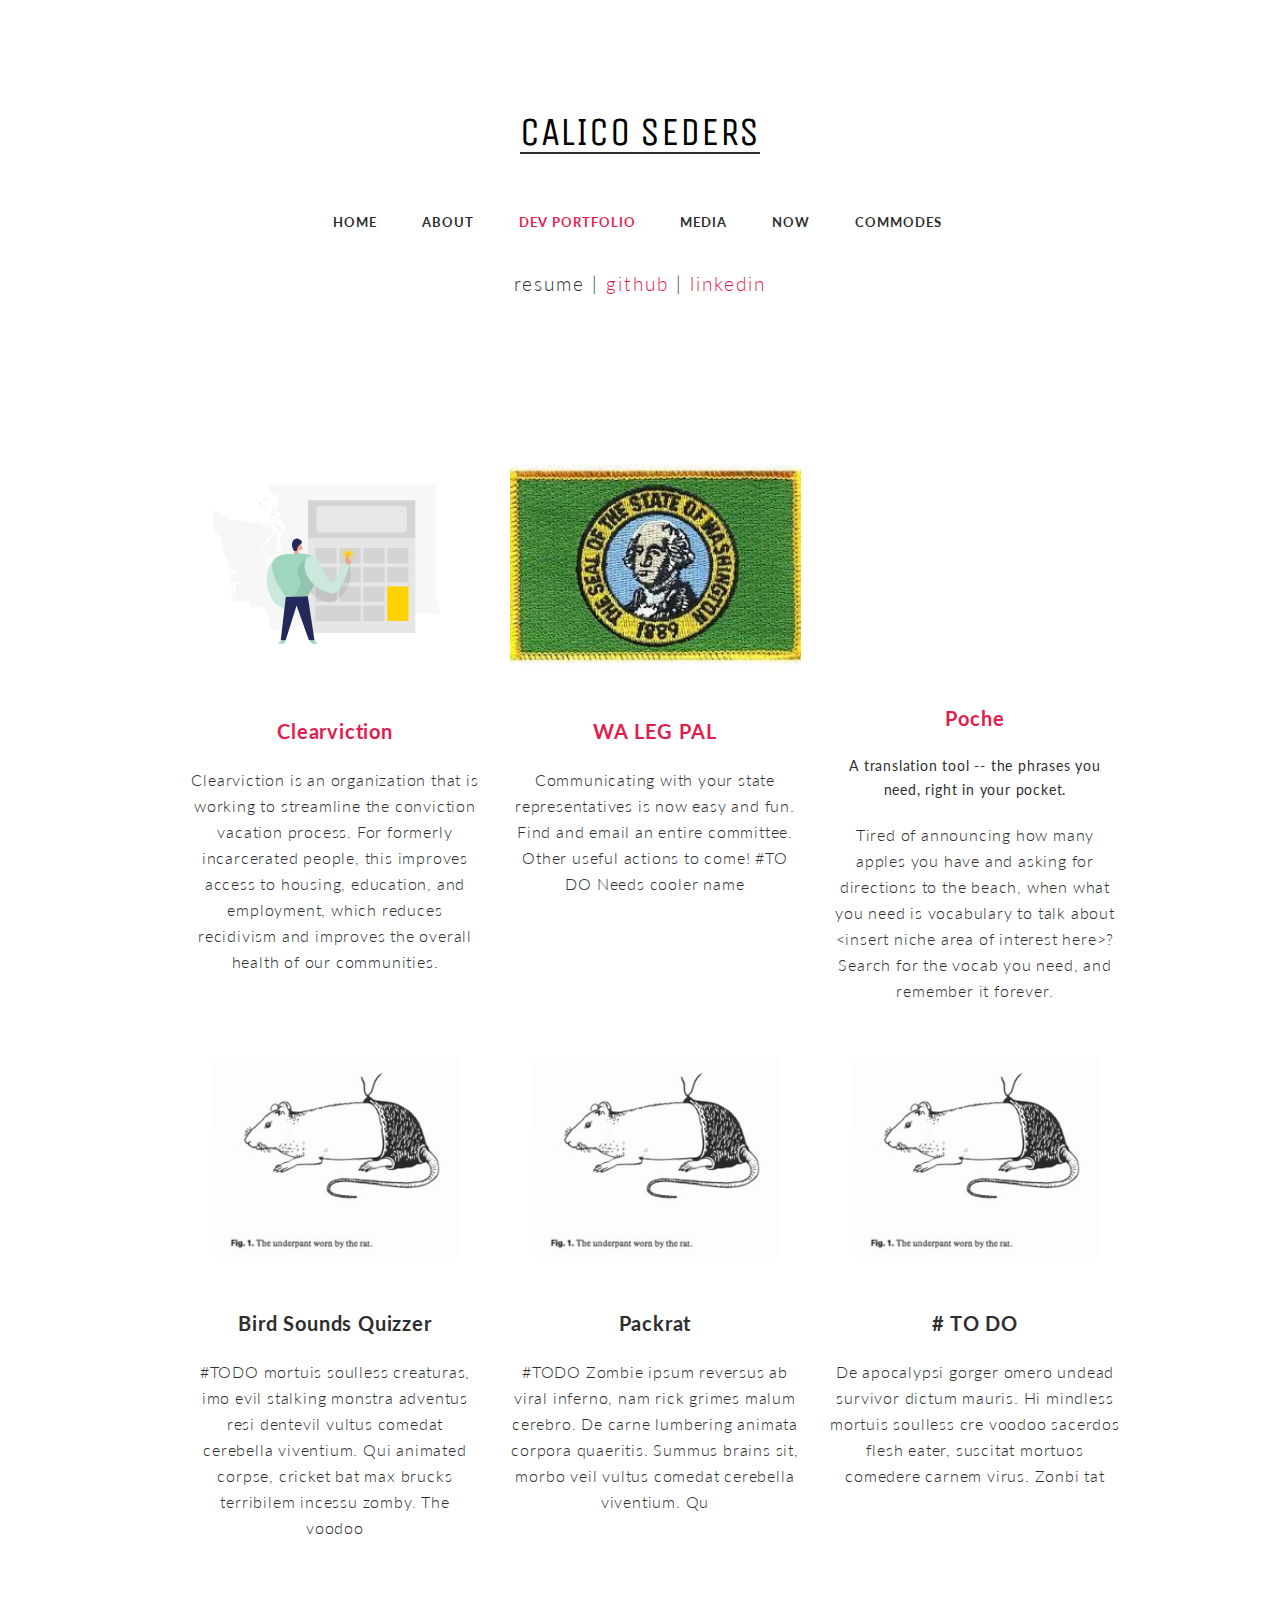
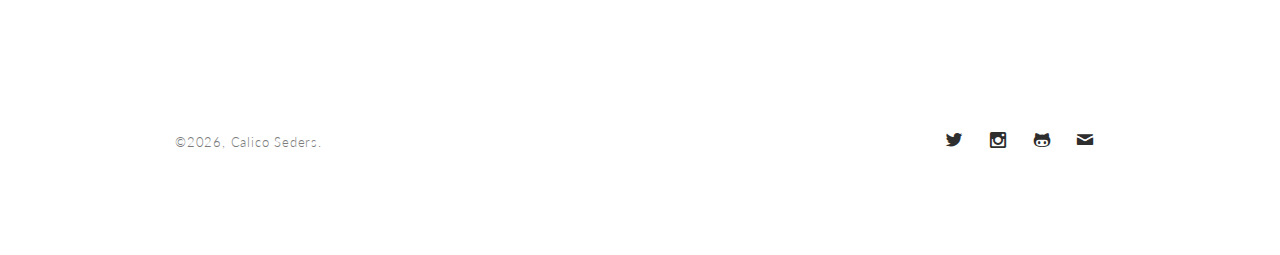
<file: web/content/portfolio.html>
<!-- 
//////////////////////////////////////////////////////

FREE HTML5 TEMPLATE 
DESIGNED & DEVELOPED by FREEHTML5.CO

//////////////////////////////////////////////////////
-->

<!DOCTYPE html>
<!--[if lt IE 7]>      <html class="no-js lt-ie9 lt-ie8 lt-ie7"> <![endif]-->
<!--[if IE 7]>         <html class="no-js lt-ie9 lt-ie8"> <![endif]-->
<!--[if IE 8]>         <html class="no-js lt-ie9"> <![endif]-->
<!--[if gt IE 8]><!--> 
<html class="no-js"> <!--<![endif]-->
    <head>
    <meta charset="utf-8">
    <meta http-equiv="X-UA-Compatible" content="IE=edge">
    <title>Calico Seders, a complex series of zaps and squirts</title>
    <meta name="viewport" content="width=device-width, initial-scale=1">
    <meta name="author" content="FREEHTML5.CO" />

    <!-- Facebook and Twitter integration -->
    <meta property="og:title" content=""/>
    <meta property="og:image" content=""/>
    <meta property="og:url" content=""/>
    <meta property="og:site_name" content=""/>
    <meta property="og:description" content=""/>
    <meta name="twitter:title" content="" />
    <meta name="twitter:image" content="" />
    <meta name="twitter:url" content="" />
    <meta name="twitter:card" content="" />

    <!-- Place favicon.ico and apple-touch-icon.png in the root directory -->
    <link rel="shortcut icon" href="favicon.ico">

    <!-- Google Webfont -->
    <link href='http://fonts.googleapis.com/css?family=Lato:400,300,700|Unica+One' rel='stylesheet' type='text/css'>
    <!-- Themify Icons -->
    <link rel="stylesheet" href="css/themify-icons.css">
    <!-- Icomoon Icons -->
    <link rel="stylesheet" href="css/icomoon-icons.css">
    <!-- Bootstrap -->
    <link rel="stylesheet" href="css/bootstrap.css">
    <!-- Owl Carousel -->
    <link rel="stylesheet" href="css/owl.carousel.min.css">
    <link rel="stylesheet" href="css/owl.theme.default.min.css">
    <!-- Magnific Popup -->
    <link rel="stylesheet" href="css/magnific-popup.css">
    <!-- Easy Responsive Tabs -->
    <link rel="stylesheet" href="css/easy-responsive-tabs.css">
    <!-- Theme Style -->
    <link rel="stylesheet" href="css/style.css">

    <!-- FOR IE9 below -->
    <!--[if lt IE 9]>
    <script src="js/modernizr-2.6.2.min.js"></script>
    <script src="js/respond.min.js"></script>
    <![endif]-->

    </head>
    <body>
        
        <!-- Header -->
        <header id="fh5co-header" role="banner" style="display:flow-root">
			
			<!-- Logo -->
			<div id="my-name" class="text-center">
				<a href="index.html">
					<h1>Calico Seders</h1>
				</a>
			</div>
			<!-- Logo -->
			
			<!-- Mobile Toggle Menu Button -->
			<a href="#" class="js-fh5co-nav-toggle fh5co-nav-toggle"><i></i></a>
			
			<!-- Main Nav -->
			<div id="fh5co-main-nav">
				<nav id="fh5co-nav" role="navigation">
					<ul>
						<li>
							<a href="index.html">home</a>
						</li>
						<li>
							<a href="about.html">about</a>
						</li>
						<li class="active">
							<a href="portfolio.html">dev portfolio</a>
						</li>
						<li>
							<a href="media.html">media</a>
						</li>
						<li>
							<a href="index.html#now">now</a>
						</li>
						<li>
							<a href="//www.instagram.com/explore/tags/commodesihaveknown/" target="_blank">commodes</a>
						</li>
					</ul>
				</nav>
				<br>
				<div class="row">
					<div class="text-center">
						<h3 class="fh5co-intro">
							resume | <a href="//github.com/kalikokalikova" target="_blank">github</a> | <a href="//www.linkedin.com/in/calico-seders/" target="_blank">linkedin</a>
						</h3>
					</div>
				</div>
			</div>
			<!-- Main Nav -->
		</header>
        <!-- Header -->
        
        <!-- Main -->
		<main role="main">

			<div class="container">
				<div class="row">
					
					<!-- Content -->
                    <div id="portfolio" class="fh5co-features">
                        <div class="container">
                            <div class="fh5co-section-title text-center">
                            </div>
                            <div class="fh5co-spacer fh5co-spacer-sm"></div>
                            <div class="row">

                                <div class="col-md-4 col-sm-6 fh5co-feature text-center">
                                    <span class="fh5co-feature-icon">
                                        <img src="images/clearviction.svg"/>
                                    </span>
                                    <h3 class="fh5co-feature-title"><a href="https://www.clearviction.org/" target="_blank">Clearviction</a></h3>
                                    <p>Clearviction is an organization that is working to streamline the conviction vacation process. For formerly incarcerated people, this improves access to housing, education, and employment, which reduces recidivism and improves the overall health of our communities.</p>
                                </div>

                                <div class="col-md-4 col-sm-6 fh5co-feature text-center">
                                    <span class="fh5co-feature-icon">
                                        <img src="images/flag.jpeg"/>
                                    </span>
                                    <h3 class="fh5co-feature-title"><a href="//wa-leg-pal.herokuapp.com/" target="_blank">WA LEG PAL</a></h3>
                                    <p>Communicating with your state representatives is now easy and fun. Find and email an entire committee. Other useful actions to come! #TO DO Needs cooler name</p>
                                </div>

                                <div class="col-md-4 col-sm-6 fh5co-feature text-center">
                                    <span class="fh5co-feature-icon">
                                        <iframe src="https://giphy.com/embed/jsfBiYnT0asLZNxqMZ" width="190px" height="200px" frameBorder="0" class="giphy-embed" allowFullScreen></iframe>
                                    </span>
                                    <h3 class="fh5co-feature-title"><a href="https://github.com/kalikokalikova/poche" target="_blank">Poche</a></h3>
                                    <h5>A translation tool -- the phrases you need, right in your pocket.</h5>
                                    <p>Tired of announcing how many apples you have and asking for directions to the beach, when what you need is vocabulary to talk about &#60;insert niche area of interest here&#62;? Search for the vocab you need, and remember it forever.
                                    </p>
                                </div>


                                <div class="col-md-4 col-sm-6 fh5co-feature text-center">
                                    <span class="fh5co-feature-icon">
                                        <img src="images/underpants-rat.png"/>
                                    </span>
                                    <h3 class="fh5co-feature-title">Bird Sounds Quizzer</h3>
                                    <p>#TODO mortuis soulless creaturas, imo evil stalking monstra adventus resi dentevil vultus comedat cerebella viventium. Qui animated corpse, cricket bat max brucks terribilem incessu zomby. The voodoo</p>
                                </div>

                                <div class="col-md-4 col-sm-6 fh5co-feature text-center">
                                    <span class="fh5co-feature-icon">
                                        <img src="images/underpants-rat.png"/>
                                    </span>
                                    <h3 class="fh5co-feature-title">Packrat</h3>
                                    <p>#TODO Zombie ipsum reversus ab viral inferno, nam rick grimes malum cerebro. De carne lumbering animata corpora quaeritis. Summus brains sit​​, morbo veil vultus comedat cerebella viventium. Qu</p>
                                </div>

                                <div class="col-md-4 col-sm-6 fh5co-feature text-center">
                                    <span class="fh5co-feature-icon">
                                        <img src="images/underpants-rat.png"/>
                                    </span>
                                    <h3 class="fh5co-feature-title"># TO DO</h3>
                                    <p>De apocalypsi gorger omero undead survivor dictum mauris. Hi mindless mortuis soulless cre voodoo sacerdos flesh eater, suscitat mortuos comedere carnem virus. Zonbi tat</p>
                                </div>

                            </div>
                        </div>
                    </div>
					
				</div>
			</div>
				

		</main>
		<!-- Main -->

        <!-- Footer -->
        <footer id="fh5co-footer" role="contentinfo">
            <div class="container">
                <div class="row">
                    <div class="col-md-6">
                        <p class="fh5co-copyright">&copy;<script>new Date().getFullYear()>2010&&document.write(new Date().getFullYear());</script>, Calico Seders.</p>
                    </div>
                    <div class="col-md-6">
                        <ul class="fh5co-social">
                            <li><a href="//twitter.com/KalikoKalikova" target="_blank"><i class="icon-twitter"></i></a></li>
                            <li><a href="//instagram.com/kaliko.kalikova" target="_blank"><i class="icon-instagram"></i></a></li>
                            <li><a href="//github.com/kalikokalikova" target="_blank"><i class="icon-github"></i></a></li>
                            <li><a href="mailto:calico.seders@gmail.com"><i class="icon-mail"></i></a></li>
                        </ul>
                    </div>
                </div>
            </div>
        </footer>
        <!-- Footer -->
         
         <!-- Go To Top -->
         <a href="#" class="fh5co-gotop"><i class="ti-shift-left"></i></a>
         
             
         <!-- jQuery -->
         <script src="js/jquery-1.10.2.min.js"></script>
         <!-- jQuery Easing -->
         <script src="js/jquery.easing.1.3.js"></script>
         <!-- Bootstrap -->
         <script src="js/bootstrap.js"></script>
         <!-- Owl carousel -->
         <script src="js/owl.carousel.min.js"></script>
         <!-- Magnific Popup -->
         <script src="js/jquery.magnific-popup.min.js"></script>
         <!-- Easy Responsive Tabs -->
         <script src="js/easyResponsiveTabs.js"></script>
         <!-- FastClick for Mobile/Tablets -->
         <script src="js/fastclick.js"></script>
         <!-- Velocity -->
         <script src="js/velocity.min.js"></script>
         <!-- Main JS -->
         <script src="js/main.js"></script>
 
     </body>
 </html>
</file>
<file: web/content/css/themify-icons.css>
@font-face {
	font-family: 'themify';
	src:url('../fonts/themify/themify.eot?-fvbane');
	src:url('../fonts/themify/themify.eot?#iefix-fvbane') format('embedded-opentype'),
		url('../fonts/themify/themify.woff?-fvbane') format('woff'),
		url('../fonts/themify/themify.ttf?-fvbane') format('truetype'),
		url('../fonts/themify/themify.svg?-fvbane#themify') format('svg');
	font-weight: normal;
	font-style: normal;
}

[class^="ti-"], [class*=" ti-"] {
	font-family: 'themify';
	speak: none;
	font-style: normal;
	font-weight: normal;
	font-variant: normal;
	text-transform: none;
	line-height: 1;

	/* Better Font Rendering =========== */
	-webkit-font-smoothing: antialiased;
	-moz-osx-font-smoothing: grayscale;
}

.ti-wand:before {
	content: "\e600";
}
.ti-volume:before {
	content: "\e601";
}
.ti-user:before {
	content: "\e602";
}
.ti-unlock:before {
	content: "\e603";
}
.ti-unlink:before {
	content: "\e604";
}
.ti-trash:before {
	content: "\e605";
}
.ti-thought:before {
	content: "\e606";
}
.ti-target:before {
	content: "\e607";
}
.ti-tag:before {
	content: "\e608";
}
.ti-tablet:before {
	content: "\e609";
}
.ti-star:before {
	content: "\e60a";
}
.ti-spray:before {
	content: "\e60b";
}
.ti-signal:before {
	content: "\e60c";
}
.ti-shopping-cart:before {
	content: "\e60d";
}
.ti-shopping-cart-full:before {
	content: "\e60e";
}
.ti-settings:before {
	content: "\e60f";
}
.ti-search:before {
	content: "\e610";
}
.ti-zoom-in:before {
	content: "\e611";
}
.ti-zoom-out:before {
	content: "\e612";
}
.ti-cut:before {
	content: "\e613";
}
.ti-ruler:before {
	content: "\e614";
}
.ti-ruler-pencil:before {
	content: "\e615";
}
.ti-ruler-alt:before {
	content: "\e616";
}
.ti-bookmark:before {
	content: "\e617";
}
.ti-bookmark-alt:before {
	content: "\e618";
}
.ti-reload:before {
	content: "\e619";
}
.ti-plus:before {
	content: "\e61a";
}
.ti-pin:before {
	content: "\e61b";
}
.ti-pencil:before {
	content: "\e61c";
}
.ti-pencil-alt:before {
	content: "\e61d";
}
.ti-paint-roller:before {
	content: "\e61e";
}
.ti-paint-bucket:before {
	content: "\e61f";
}
.ti-na:before {
	content: "\e620";
}
.ti-mobile:before {
	content: "\e621";
}
.ti-minus:before {
	content: "\e622";
}
.ti-medall:before {
	content: "\e623";
}
.ti-medall-alt:before {
	content: "\e624";
}
.ti-marker:before {
	content: "\e625";
}
.ti-marker-alt:before {
	content: "\e626";
}
.ti-arrow-up:before {
	content: "\e627";
}
.ti-arrow-right:before {
	content: "\e628";
}
.ti-arrow-left:before {
	content: "\e629";
}
.ti-arrow-down:before {
	content: "\e62a";
}
.ti-lock:before {
	content: "\e62b";
}
.ti-location-arrow:before {
	content: "\e62c";
}
.ti-link:before {
	content: "\e62d";
}
.ti-layout:before {
	content: "\e62e";
}
.ti-layers:before {
	content: "\e62f";
}
.ti-layers-alt:before {
	content: "\e630";
}
.ti-key:before {
	content: "\e631";
}
.ti-import:before {
	content: "\e632";
}
.ti-image:before {
	content: "\e633";
}
.ti-heart:before {
	content: "\e634";
}
.ti-heart-broken:before {
	content: "\e635";
}
.ti-hand-stop:before {
	content: "\e636";
}
.ti-hand-open:before {
	content: "\e637";
}
.ti-hand-drag:before {
	content: "\e638";
}
.ti-folder:before {
	content: "\e639";
}
.ti-flag:before {
	content: "\e63a";
}
.ti-flag-alt:before {
	content: "\e63b";
}
.ti-flag-alt-2:before {
	content: "\e63c";
}
.ti-eye:before {
	content: "\e63d";
}
.ti-export:before {
	content: "\e63e";
}
.ti-exchange-vertical:before {
	content: "\e63f";
}
.ti-desktop:before {
	content: "\e640";
}
.ti-cup:before {
	content: "\e641";
}
.ti-crown:before {
	content: "\e642";
}
.ti-comments:before {
	content: "\e643";
}
.ti-comment:before {
	content: "\e644";
}
.ti-comment-alt:before {
	content: "\e645";
}
.ti-close:before {
	content: "\e646";
}
.ti-clip:before {
	content: "\e647";
}
.ti-angle-up:before {
	content: "\e648";
}
.ti-angle-right:before {
	content: "\e649";
}
.ti-angle-left:before {
	content: "\e64a";
}
.ti-angle-down:before {
	content: "\e64b";
}
.ti-check:before {
	content: "\e64c";
}
.ti-check-box:before {
	content: "\e64d";
}
.ti-camera:before {
	content: "\e64e";
}
.ti-announcement:before {
	content: "\e64f";
}
.ti-brush:before {
	content: "\e650";
}
.ti-briefcase:before {
	content: "\e651";
}
.ti-bolt:before {
	content: "\e652";
}
.ti-bolt-alt:before {
	content: "\e653";
}
.ti-blackboard:before {
	content: "\e654";
}
.ti-bag:before {
	content: "\e655";
}
.ti-move:before {
	content: "\e656";
}
.ti-arrows-vertical:before {
	content: "\e657";
}
.ti-arrows-horizontal:before {
	content: "\e658";
}
.ti-fullscreen:before {
	content: "\e659";
}
.ti-arrow-top-right:before {
	content: "\e65a";
}
.ti-arrow-top-left:before {
	content: "\e65b";
}
.ti-arrow-circle-up:before {
	content: "\e65c";
}
.ti-arrow-circle-right:before {
	content: "\e65d";
}
.ti-arrow-circle-left:before {
	content: "\e65e";
}
.ti-arrow-circle-down:before {
	content: "\e65f";
}
.ti-angle-double-up:before {
	content: "\e660";
}
.ti-angle-double-right:before {
	content: "\e661";
}
.ti-angle-double-left:before {
	content: "\e662";
}
.ti-angle-double-down:before {
	content: "\e663";
}
.ti-zip:before {
	content: "\e664";
}
.ti-world:before {
	content: "\e665";
}
.ti-wheelchair:before {
	content: "\e666";
}
.ti-view-list:before {
	content: "\e667";
}
.ti-view-list-alt:before {
	content: "\e668";
}
.ti-view-grid:before {
	content: "\e669";
}
.ti-uppercase:before {
	content: "\e66a";
}
.ti-upload:before {
	content: "\e66b";
}
.ti-underline:before {
	content: "\e66c";
}
.ti-truck:before {
	content: "\e66d";
}
.ti-timer:before {
	content: "\e66e";
}
.ti-ticket:before {
	content: "\e66f";
}
.ti-thumb-up:before {
	content: "\e670";
}
.ti-thumb-down:before {
	content: "\e671";
}
.ti-text:before {
	content: "\e672";
}
.ti-stats-up:before {
	content: "\e673";
}
.ti-stats-down:before {
	content: "\e674";
}
.ti-split-v:before {
	content: "\e675";
}
.ti-split-h:before {
	content: "\e676";
}
.ti-smallcap:before {
	content: "\e677";
}
.ti-shine:before {
	content: "\e678";
}
.ti-shift-right:before {
	content: "\e679";
}
.ti-shift-left:before {
	content: "\e67a";
}
.ti-shield:before {
	content: "\e67b";
}
.ti-notepad:before {
	content: "\e67c";
}
.ti-server:before {
	content: "\e67d";
}
.ti-quote-right:before {
	content: "\e67e";
}
.ti-quote-left:before {
	content: "\e67f";
}
.ti-pulse:before {
	content: "\e680";
}
.ti-printer:before {
	content: "\e681";
}
.ti-power-off:before {
	content: "\e682";
}
.ti-plug:before {
	content: "\e683";
}
.ti-pie-chart:before {
	content: "\e684";
}
.ti-paragraph:before {
	content: "\e685";
}
.ti-panel:before {
	content: "\e686";
}
.ti-package:before {
	content: "\e687";
}
.ti-music:before {
	content: "\e688";
}
.ti-music-alt:before {
	content: "\e689";
}
.ti-mouse:before {
	content: "\e68a";
}
.ti-mouse-alt:before {
	content: "\e68b";
}
.ti-money:before {
	content: "\e68c";
}
.ti-microphone:before {
	content: "\e68d";
}
.ti-menu:before {
	content: "\e68e";
}
.ti-menu-alt:before {
	content: "\e68f";
}
.ti-map:before {
	content: "\e690";
}
.ti-map-alt:before {
	content: "\e691";
}
.ti-loop:before {
	content: "\e692";
}
.ti-location-pin:before {
	content: "\e693";
}
.ti-list:before {
	content: "\e694";
}
.ti-light-bulb:before {
	content: "\e695";
}
.ti-Italic:before {
	content: "\e696";
}
.ti-info:before {
	content: "\e697";
}
.ti-infinite:before {
	content: "\e698";
}
.ti-id-badge:before {
	content: "\e699";
}
.ti-hummer:before {
	content: "\e69a";
}
.ti-home:before {
	content: "\e69b";
}
.ti-help:before {
	content: "\e69c";
}
.ti-headphone:before {
	content: "\e69d";
}
.ti-harddrives:before {
	content: "\e69e";
}
.ti-harddrive:before {
	content: "\e69f";
}
.ti-gift:before {
	content: "\e6a0";
}
.ti-game:before {
	content: "\e6a1";
}
.ti-filter:before {
	content: "\e6a2";
}
.ti-files:before {
	content: "\e6a3";
}
.ti-file:before {
	content: "\e6a4";
}
.ti-eraser:before {
	content: "\e6a5";
}
.ti-envelope:before {
	content: "\e6a6";
}
.ti-download:before {
	content: "\e6a7";
}
.ti-direction:before {
	content: "\e6a8";
}
.ti-direction-alt:before {
	content: "\e6a9";
}
.ti-dashboard:before {
	content: "\e6aa";
}
.ti-control-stop:before {
	content: "\e6ab";
}
.ti-control-shuffle:before {
	content: "\e6ac";
}
.ti-control-play:before {
	content: "\e6ad";
}
.ti-control-pause:before {
	content: "\e6ae";
}
.ti-control-forward:before {
	content: "\e6af";
}
.ti-control-backward:before {
	content: "\e6b0";
}
.ti-cloud:before {
	content: "\e6b1";
}
.ti-cloud-up:before {
	content: "\e6b2";
}
.ti-cloud-down:before {
	content: "\e6b3";
}
.ti-clipboard:before {
	content: "\e6b4";
}
.ti-car:before {
	content: "\e6b5";
}
.ti-calendar:before {
	content: "\e6b6";
}
.ti-book:before {
	content: "\e6b7";
}
.ti-bell:before {
	content: "\e6b8";
}
.ti-basketball:before {
	content: "\e6b9";
}
.ti-bar-chart:before {
	content: "\e6ba";
}
.ti-bar-chart-alt:before {
	content: "\e6bb";
}
.ti-back-right:before {
	content: "\e6bc";
}
.ti-back-left:before {
	content: "\e6bd";
}
.ti-arrows-corner:before {
	content: "\e6be";
}
.ti-archive:before {
	content: "\e6bf";
}
.ti-anchor:before {
	content: "\e6c0";
}
.ti-align-right:before {
	content: "\e6c1";
}
.ti-align-left:before {
	content: "\e6c2";
}
.ti-align-justify:before {
	content: "\e6c3";
}
.ti-align-center:before {
	content: "\e6c4";
}
.ti-alert:before {
	content: "\e6c5";
}
.ti-alarm-clock:before {
	content: "\e6c6";
}
.ti-agenda:before {
	content: "\e6c7";
}
.ti-write:before {
	content: "\e6c8";
}
.ti-window:before {
	content: "\e6c9";
}
.ti-widgetized:before {
	content: "\e6ca";
}
.ti-widget:before {
	content: "\e6cb";
}
.ti-widget-alt:before {
	content: "\e6cc";
}
.ti-wallet:before {
	content: "\e6cd";
}
.ti-video-clapper:before {
	content: "\e6ce";
}
.ti-video-camera:before {
	content: "\e6cf";
}
.ti-vector:before {
	content: "\e6d0";
}
.ti-themify-logo:before {
	content: "\e6d1";
}
.ti-themify-favicon:before {
	content: "\e6d2";
}
.ti-themify-favicon-alt:before {
	content: "\e6d3";
}
.ti-support:before {
	content: "\e6d4";
}
.ti-stamp:before {
	content: "\e6d5";
}
.ti-split-v-alt:before {
	content: "\e6d6";
}
.ti-slice:before {
	content: "\e6d7";
}
.ti-shortcode:before {
	content: "\e6d8";
}
.ti-shift-right-alt:before {
	content: "\e6d9";
}
.ti-shift-left-alt:before {
	content: "\e6da";
}
.ti-ruler-alt-2:before {
	content: "\e6db";
}
.ti-receipt:before {
	content: "\e6dc";
}
.ti-pin2:before {
	content: "\e6dd";
}
.ti-pin-alt:before {
	content: "\e6de";
}
.ti-pencil-alt2:before {
	content: "\e6df";
}
.ti-palette:before {
	content: "\e6e0";
}
.ti-more:before {
	content: "\e6e1";
}
.ti-more-alt:before {
	content: "\e6e2";
}
.ti-microphone-alt:before {
	content: "\e6e3";
}
.ti-magnet:before {
	content: "\e6e4";
}
.ti-line-double:before {
	content: "\e6e5";
}
.ti-line-dotted:before {
	content: "\e6e6";
}
.ti-line-dashed:before {
	content: "\e6e7";
}
.ti-layout-width-full:before {
	content: "\e6e8";
}
.ti-layout-width-default:before {
	content: "\e6e9";
}
.ti-layout-width-default-alt:before {
	content: "\e6ea";
}
.ti-layout-tab:before {
	content: "\e6eb";
}
.ti-layout-tab-window:before {
	content: "\e6ec";
}
.ti-layout-tab-v:before {
	content: "\e6ed";
}
.ti-layout-tab-min:before {
	content: "\e6ee";
}
.ti-layout-slider:before {
	content: "\e6ef";
}
.ti-layout-slider-alt:before {
	content: "\e6f0";
}
.ti-layout-sidebar-right:before {
	content: "\e6f1";
}
.ti-layout-sidebar-none:before {
	content: "\e6f2";
}
.ti-layout-sidebar-left:before {
	content: "\e6f3";
}
.ti-layout-placeholder:before {
	content: "\e6f4";
}
.ti-layout-menu:before {
	content: "\e6f5";
}
.ti-layout-menu-v:before {
	content: "\e6f6";
}
.ti-layout-menu-separated:before {
	content: "\e6f7";
}
.ti-layout-menu-full:before {
	content: "\e6f8";
}
.ti-layout-media-right-alt:before {
	content: "\e6f9";
}
.ti-layout-media-right:before {
	content: "\e6fa";
}
.ti-layout-media-overlay:before {
	content: "\e6fb";
}
.ti-layout-media-overlay-alt:before {
	content: "\e6fc";
}
.ti-layout-media-overlay-alt-2:before {
	content: "\e6fd";
}
.ti-layout-media-left-alt:before {
	content: "\e6fe";
}
.ti-layout-media-left:before {
	content: "\e6ff";
}
.ti-layout-media-center-alt:before {
	content: "\e700";
}
.ti-layout-media-center:before {
	content: "\e701";
}
.ti-layout-list-thumb:before {
	content: "\e702";
}
.ti-layout-list-thumb-alt:before {
	content: "\e703";
}
.ti-layout-list-post:before {
	content: "\e704";
}
.ti-layout-list-large-image:before {
	content: "\e705";
}
.ti-layout-line-solid:before {
	content: "\e706";
}
.ti-layout-grid4:before {
	content: "\e707";
}
.ti-layout-grid3:before {
	content: "\e708";
}
.ti-layout-grid2:before {
	content: "\e709";
}
.ti-layout-grid2-thumb:before {
	content: "\e70a";
}
.ti-layout-cta-right:before {
	content: "\e70b";
}
.ti-layout-cta-left:before {
	content: "\e70c";
}
.ti-layout-cta-center:before {
	content: "\e70d";
}
.ti-layout-cta-btn-right:before {
	content: "\e70e";
}
.ti-layout-cta-btn-left:before {
	content: "\e70f";
}
.ti-layout-column4:before {
	content: "\e710";
}
.ti-layout-column3:before {
	content: "\e711";
}
.ti-layout-column2:before {
	content: "\e712";
}
.ti-layout-accordion-separated:before {
	content: "\e713";
}
.ti-layout-accordion-merged:before {
	content: "\e714";
}
.ti-layout-accordion-list:before {
	content: "\e715";
}
.ti-ink-pen:before {
	content: "\e716";
}
.ti-info-alt:before {
	content: "\e717";
}
.ti-help-alt:before {
	content: "\e718";
}
.ti-headphone-alt:before {
	content: "\e719";
}
.ti-hand-point-up:before {
	content: "\e71a";
}
.ti-hand-point-right:before {
	content: "\e71b";
}
.ti-hand-point-left:before {
	content: "\e71c";
}
.ti-hand-point-down:before {
	content: "\e71d";
}
.ti-gallery:before {
	content: "\e71e";
}
.ti-face-smile:before {
	content: "\e71f";
}
.ti-face-sad:before {
	content: "\e720";
}
.ti-credit-card:before {
	content: "\e721";
}
.ti-control-skip-forward:before {
	content: "\e722";
}
.ti-control-skip-backward:before {
	content: "\e723";
}
.ti-control-record:before {
	content: "\e724";
}
.ti-control-eject:before {
	content: "\e725";
}
.ti-comments-smiley:before {
	content: "\e726";
}
.ti-brush-alt:before {
	content: "\e727";
}
.ti-youtube:before {
	content: "\e728";
}
.ti-vimeo:before {
	content: "\e729";
}
.ti-twitter:before {
	content: "\e72a";
}
.ti-time:before {
	content: "\e72b";
}
.ti-tumblr:before {
	content: "\e72c";
}
.ti-skype:before {
	content: "\e72d";
}
.ti-share:before {
	content: "\e72e";
}
.ti-share-alt:before {
	content: "\e72f";
}
.ti-rocket:before {
	content: "\e730";
}
.ti-pinterest:before {
	content: "\e731";
}
.ti-new-window:before {
	content: "\e732";
}
.ti-microsoft:before {
	content: "\e733";
}
.ti-list-ol:before {
	content: "\e734";
}
.ti-linkedin:before {
	content: "\e735";
}
.ti-layout-sidebar-2:before {
	content: "\e736";
}
.ti-layout-grid4-alt:before {
	content: "\e737";
}
.ti-layout-grid3-alt:before {
	content: "\e738";
}
.ti-layout-grid2-alt:before {
	content: "\e739";
}
.ti-layout-column4-alt:before {
	content: "\e73a";
}
.ti-layout-column3-alt:before {
	content: "\e73b";
}
.ti-layout-column2-alt:before {
	content: "\e73c";
}
.ti-instagram:before {
	content: "\e73d";
}
.ti-google:before {
	content: "\e73e";
}
.ti-github:before {
	content: "\e73f";
}
.ti-flickr:before {
	content: "\e740";
}
.ti-facebook:before {
	content: "\e741";
}
.ti-dropbox:before {
	content: "\e742";
}
.ti-dribbble:before {
	content: "\e743";
}
.ti-apple:before {
	content: "\e744";
}
.ti-android:before {
	content: "\e745";
}
.ti-save:before {
	content: "\e746";
}
.ti-save-alt:before {
	content: "\e747";
}
.ti-yahoo:before {
	content: "\e748";
}
.ti-wordpress:before {
	content: "\e749";
}
.ti-vimeo-alt:before {
	content: "\e74a";
}
.ti-twitter-alt:before {
	content: "\e74b";
}
.ti-tumblr-alt:before {
	content: "\e74c";
}
.ti-trello:before {
	content: "\e74d";
}
.ti-stack-overflow:before {
	content: "\e74e";
}
.ti-soundcloud:before {
	content: "\e74f";
}
.ti-sharethis:before {
	content: "\e750";
}
.ti-sharethis-alt:before {
	content: "\e751";
}
.ti-reddit:before {
	content: "\e752";
}
.ti-pinterest-alt:before {
	content: "\e753";
}
.ti-microsoft-alt:before {
	content: "\e754";
}
.ti-linux:before {
	content: "\e755";
}
.ti-jsfiddle:before {
	content: "\e756";
}
.ti-joomla:before {
	content: "\e757";
}
.ti-html5:before {
	content: "\e758";
}
.ti-flickr-alt:before {
	content: "\e759";
}
.ti-email:before {
	content: "\e75a";
}
.ti-drupal:before {
	content: "\e75b";
}
.ti-dropbox-alt:before {
	content: "\e75c";
}
.ti-css3:before {
	content: "\e75d";
}
.ti-rss:before {
	content: "\e75e";
}
.ti-rss-alt:before {
	content: "\e75f";
}
</file>
<file: web/content/css/icomoon-icons.css>
@font-face {
	font-family: 'icomoon';
	src:url('../fonts/icomoon/icomoon.eot?-u4e1xr');
	src:url('../fonts/icomoon/icomoon.eot?#iefix-u4e1xr') format('embedded-opentype'),
		url('../fonts/icomoon/icomoon.woff?-u4e1xr') format('woff'),
		url('../fonts/icomoon/icomoon.ttf?-u4e1xr') format('truetype'),
		url('../fonts/icomoon/icomoon.svg?-u4e1xr#icomoon') format('svg');
	font-weight: normal;
	font-style: normal;
}

[class^="icon-"], [class*=" icon-"] {
	font-family: 'icomoon';
	speak: none;
	font-style: normal;
	font-weight: normal;
	font-variant: normal;
	text-transform: none;
	line-height: 1;

	/* Better Font Rendering =========== */
	-webkit-font-smoothing: antialiased;
	-moz-osx-font-smoothing: grayscale;
}

.icon-add-to-list:before {
	content: "\e600";
}
.icon-classic-computer:before {
	content: "\e601";
}
.icon-controller-fast-backward:before {
	content: "\e602";
}
.icon-creative-commons-attribution:before {
	content: "\e603";
}
.icon-creative-commons-noderivs:before {
	content: "\e604";
}
.icon-creative-commons-noncommercial-eu:before {
	content: "\e605";
}
.icon-creative-commons-noncommercial-us:before {
	content: "\e606";
}
.icon-creative-commons-public-domain:before {
	content: "\e607";
}
.icon-creative-commons-remix:before {
	content: "\e608";
}
.icon-creative-commons-share:before {
	content: "\e609";
}
.icon-creative-commons-sharealike:before {
	content: "\e60a";
}
.icon-creative-commons:before {
	content: "\e60b";
}
.icon-document-landscape:before {
	content: "\e60c";
}
.icon-remove-user:before {
	content: "\e60d";
}
.icon-warning:before {
	content: "\e60e";
}
.icon-arrow-bold-down:before {
	content: "\e60f";
}
.icon-arrow-bold-left:before {
	content: "\e610";
}
.icon-arrow-bold-right:before {
	content: "\e611";
}
.icon-arrow-bold-up:before {
	content: "\e612";
}
.icon-arrow-down:before {
	content: "\e613";
}
.icon-arrow-left:before {
	content: "\e614";
}
.icon-arrow-long-down:before {
	content: "\e615";
}
.icon-arrow-long-left:before {
	content: "\e616";
}
.icon-arrow-long-right:before {
	content: "\e617";
}
.icon-arrow-long-up:before {
	content: "\e618";
}
.icon-arrow-right:before {
	content: "\e619";
}
.icon-arrow-up:before {
	content: "\e61a";
}
.icon-arrow-with-circle-down:before {
	content: "\e61b";
}
.icon-arrow-with-circle-left:before {
	content: "\e61c";
}
.icon-arrow-with-circle-right:before {
	content: "\e61d";
}
.icon-arrow-with-circle-up:before {
	content: "\e61e";
}
.icon-bookmark:before {
	content: "\e61f";
}
.icon-bookmarks:before {
	content: "\e620";
}
.icon-chevron-down:before {
	content: "\e621";
}
.icon-chevron-left:before {
	content: "\e622";
}
.icon-chevron-right:before {
	content: "\e623";
}
.icon-chevron-small-down:before {
	content: "\e624";
}
.icon-chevron-small-left:before {
	content: "\e625";
}
.icon-chevron-small-right:before {
	content: "\e626";
}
.icon-chevron-small-up:before {
	content: "\e627";
}
.icon-chevron-thin-down:before {
	content: "\e628";
}
.icon-chevron-thin-left:before {
	content: "\e629";
}
.icon-chevron-thin-right:before {
	content: "\e62a";
}
.icon-chevron-thin-up:before {
	content: "\e62b";
}
.icon-chevron-up:before {
	content: "\e62c";
}
.icon-chevron-with-circle-down:before {
	content: "\e62d";
}
.icon-chevron-with-circle-left:before {
	content: "\e62e";
}
.icon-chevron-with-circle-right:before {
	content: "\e62f";
}
.icon-chevron-with-circle-up:before {
	content: "\e630";
}
.icon-cloud:before {
	content: "\e631";
}
.icon-controller-fast-forward:before {
	content: "\e632";
}
.icon-controller-jump-to-start:before {
	content: "\e633";
}
.icon-controller-next:before {
	content: "\e634";
}
.icon-controller-paus:before {
	content: "\e635";
}
.icon-controller-play:before {
	content: "\e636";
}
.icon-controller-record:before {
	content: "\e637";
}
.icon-controller-stop:before {
	content: "\e638";
}
.icon-controller-volume:before {
	content: "\e639";
}
.icon-dot-single:before {
	content: "\e63a";
}
.icon-dots-three-horizontal:before {
	content: "\e63b";
}
.icon-dots-three-vertical:before {
	content: "\e63c";
}
.icon-dots-two-horizontal:before {
	content: "\e63d";
}
.icon-dots-two-vertical:before {
	content: "\e63e";
}
.icon-download:before {
	content: "\e63f";
}
.icon-emoji-flirt:before {
	content: "\e640";
}
.icon-flow-branch:before {
	content: "\e641";
}
.icon-flow-cascade:before {
	content: "\e642";
}
.icon-flow-line:before {
	content: "\e643";
}
.icon-flow-parallel:before {
	content: "\e644";
}
.icon-flow-tree:before {
	content: "\e645";
}
.icon-install:before {
	content: "\e646";
}
.icon-layers:before {
	content: "\e647";
}
.icon-open-book:before {
	content: "\e648";
}
.icon-resize-100:before {
	content: "\e649";
}
.icon-resize-full-screen:before {
	content: "\e64a";
}
.icon-save:before {
	content: "\e64b";
}
.icon-select-arrows:before {
	content: "\e64c";
}
.icon-sound-mute:before {
	content: "\e64d";
}
.icon-sound:before {
	content: "\e64e";
}
.icon-trash:before {
	content: "\e64f";
}
.icon-triangle-down:before {
	content: "\e650";
}
.icon-triangle-left:before {
	content: "\e651";
}
.icon-triangle-right:before {
	content: "\e652";
}
.icon-triangle-up:before {
	content: "\e653";
}
.icon-uninstall:before {
	content: "\e654";
}
.icon-upload-to-cloud:before {
	content: "\e655";
}
.icon-upload:before {
	content: "\e656";
}
.icon-add-user:before {
	content: "\e657";
}
.icon-address:before {
	content: "\e658";
}
.icon-adjust:before {
	content: "\e659";
}
.icon-air:before {
	content: "\e65a";
}
.icon-aircraft-landing:before {
	content: "\e65b";
}
.icon-aircraft-take-off:before {
	content: "\e65c";
}
.icon-aircraft:before {
	content: "\e65d";
}
.icon-align-bottom:before {
	content: "\e65e";
}
.icon-align-horizontal-middle:before {
	content: "\e65f";
}
.icon-align-left:before {
	content: "\e660";
}
.icon-align-right:before {
	content: "\e661";
}
.icon-align-top:before {
	content: "\e662";
}
.icon-align-vertical-middle:before {
	content: "\e663";
}
.icon-archive:before {
	content: "\e664";
}
.icon-area-graph:before {
	content: "\e665";
}
.icon-attachment:before {
	content: "\e666";
}
.icon-awareness-ribbon:before {
	content: "\e667";
}
.icon-back-in-time:before {
	content: "\e668";
}
.icon-back:before {
	content: "\e669";
}
.icon-bar-graph:before {
	content: "\e66a";
}
.icon-battery:before {
	content: "\e66b";
}
.icon-beamed-note:before {
	content: "\e66c";
}
.icon-bell:before {
	content: "\e66d";
}
.icon-blackboard:before {
	content: "\e66e";
}
.icon-block:before {
	content: "\e66f";
}
.icon-book:before {
	content: "\e670";
}
.icon-bowl:before {
	content: "\e671";
}
.icon-box:before {
	content: "\e672";
}
.icon-briefcase:before {
	content: "\e673";
}
.icon-browser:before {
	content: "\e674";
}
.icon-brush:before {
	content: "\e675";
}
.icon-bucket:before {
	content: "\e676";
}
.icon-cake:before {
	content: "\e677";
}
.icon-calculator:before {
	content: "\e678";
}
.icon-calendar:before {
	content: "\e679";
}
.icon-camera:before {
	content: "\e67a";
}
.icon-ccw:before {
	content: "\e67b";
}
.icon-chat:before {
	content: "\e67c";
}
.icon-check:before {
	content: "\e67d";
}
.icon-circle-with-cross:before {
	content: "\e67e";
}
.icon-circle-with-minus:before {
	content: "\e67f";
}
.icon-circle-with-plus:before {
	content: "\e680";
}
.icon-circle:before {
	content: "\e681";
}
.icon-circular-graph:before {
	content: "\e682";
}
.icon-clapperboard:before {
	content: "\e683";
}
.icon-clipboard:before {
	content: "\e684";
}
.icon-clock:before {
	content: "\e685";
}
.icon-code:before {
	content: "\e686";
}
.icon-cog:before {
	content: "\e687";
}
.icon-colours:before {
	content: "\e688";
}
.icon-compass:before {
	content: "\e689";
}
.icon-copy:before {
	content: "\e68a";
}
.icon-credit-card:before {
	content: "\e68b";
}
.icon-credit:before {
	content: "\e68c";
}
.icon-cross:before {
	content: "\e68d";
}
.icon-cup:before {
	content: "\e68e";
}
.icon-cw:before {
	content: "\e68f";
}
.icon-cycle:before {
	content: "\e690";
}
.icon-database:before {
	content: "\e691";
}
.icon-dial-pad:before {
	content: "\e692";
}
.icon-direction:before {
	content: "\e693";
}
.icon-document:before {
	content: "\e694";
}
.icon-documents:before {
	content: "\e695";
}
.icon-drink:before {
	content: "\e696";
}
.icon-drive:before {
	content: "\e697";
}
.icon-drop:before {
	content: "\e698";
}
.icon-edit:before {
	content: "\e699";
}
.icon-email:before {
	content: "\e69a";
}
.icon-emoji-happy:before {
	content: "\e69b";
}
.icon-emoji-neutral:before {
	content: "\e69c";
}
.icon-emoji-sad:before {
	content: "\e69d";
}
.icon-erase:before {
	content: "\e69e";
}
.icon-eraser:before {
	content: "\e69f";
}
.icon-export:before {
	content: "\e6a0";
}
.icon-eye:before {
	content: "\e6a1";
}
.icon-feather:before {
	content: "\e6a2";
}
.icon-flag:before {
	content: "\e6a3";
}
.icon-flash:before {
	content: "\e6a4";
}
.icon-flashlight:before {
	content: "\e6a5";
}
.icon-flat-brush:before {
	content: "\e6a6";
}
.icon-folder-images:before {
	content: "\e6a7";
}
.icon-folder-music:before {
	content: "\e6a8";
}
.icon-folder-video:before {
	content: "\e6a9";
}
.icon-folder:before {
	content: "\e6aa";
}
.icon-forward:before {
	content: "\e6ab";
}
.icon-funnel:before {
	content: "\e6ac";
}
.icon-game-controller:before {
	content: "\e6ad";
}
.icon-gauge:before {
	content: "\e6ae";
}
.icon-globe:before {
	content: "\e6af";
}
.icon-graduation-cap:before {
	content: "\e6b0";
}
.icon-grid:before {
	content: "\e6b1";
}
.icon-hair-cross:before {
	content: "\e6b2";
}
.icon-hand:before {
	content: "\e6b3";
}
.icon-heart-outlined:before {
	content: "\e6b4";
}
.icon-heart:before {
	content: "\e6b5";
}
.icon-help-with-circle:before {
	content: "\e6b6";
}
.icon-help:before {
	content: "\e6b7";
}
.icon-home:before {
	content: "\e6b8";
}
.icon-hour-glass:before {
	content: "\e6b9";
}
.icon-image-inverted:before {
	content: "\e6ba";
}
.icon-image:before {
	content: "\e6bb";
}
.icon-images:before {
	content: "\e6bc";
}
.icon-inbox:before {
	content: "\e6bd";
}
.icon-infinity:before {
	content: "\e6be";
}
.icon-info-with-circle:before {
	content: "\e6bf";
}
.icon-info:before {
	content: "\e6c0";
}
.icon-key:before {
	content: "\e6c1";
}
.icon-keyboard:before {
	content: "\e6c2";
}
.icon-lab-flask:before {
	content: "\e6c3";
}
.icon-landline:before {
	content: "\e6c4";
}
.icon-language:before {
	content: "\e6c5";
}
.icon-laptop:before {
	content: "\e6c6";
}
.icon-leaf:before {
	content: "\e6c7";
}
.icon-level-down:before {
	content: "\e6c8";
}
.icon-level-up:before {
	content: "\e6c9";
}
.icon-lifebuoy:before {
	content: "\e6ca";
}
.icon-light-bulb:before {
	content: "\e6cb";
}
.icon-light-down:before {
	content: "\e6cc";
}
.icon-light-up:before {
	content: "\e6cd";
}
.icon-line-graph:before {
	content: "\e6ce";
}
.icon-link:before {
	content: "\e6cf";
}
.icon-list:before {
	content: "\e6d0";
}
.icon-location-pin:before {
	content: "\e6d1";
}
.icon-location:before {
	content: "\e6d2";
}
.icon-lock-open:before {
	content: "\e6d3";
}
.icon-lock:before {
	content: "\e6d4";
}
.icon-log-out:before {
	content: "\e6d5";
}
.icon-login:before {
	content: "\e6d6";
}
.icon-loop:before {
	content: "\e6d7";
}
.icon-magnet:before {
	content: "\e6d8";
}
.icon-magnifying-glass:before {
	content: "\e6d9";
}
.icon-mail:before {
	content: "\e6da";
}
.icon-man:before {
	content: "\e6db";
}
.icon-map:before {
	content: "\e6dc";
}
.icon-mask:before {
	content: "\e6dd";
}
.icon-medal:before {
	content: "\e6de";
}
.icon-megaphone:before {
	content: "\e6df";
}
.icon-menu:before {
	content: "\e6e0";
}
.icon-message:before {
	content: "\e6e1";
}
.icon-mic:before {
	content: "\e6e2";
}
.icon-minus:before {
	content: "\e6e3";
}
.icon-mobile:before {
	content: "\e6e4";
}
.icon-modern-mic:before {
	content: "\e6e5";
}
.icon-moon:before {
	content: "\e6e6";
}
.icon-mouse:before {
	content: "\e6e7";
}
.icon-music:before {
	content: "\e6e8";
}
.icon-network:before {
	content: "\e6e9";
}
.icon-new-message:before {
	content: "\e6ea";
}
.icon-new:before {
	content: "\e6eb";
}
.icon-news:before {
	content: "\e6ec";
}
.icon-note:before {
	content: "\e6ed";
}
.icon-notification:before {
	content: "\e6ee";
}
.icon-old-mobile:before {
	content: "\e6ef";
}
.icon-old-phone:before {
	content: "\e6f0";
}
.icon-palette:before {
	content: "\e6f1";
}
.icon-paper-plane:before {
	content: "\e6f2";
}
.icon-pencil:before {
	content: "\e6f3";
}
.icon-phone:before {
	content: "\e6f4";
}
.icon-pie-chart:before {
	content: "\e6f5";
}
.icon-pin:before {
	content: "\e6f6";
}
.icon-plus:before {
	content: "\e6f7";
}
.icon-popup:before {
	content: "\e6f8";
}
.icon-power-plug:before {
	content: "\e6f9";
}
.icon-price-ribbon:before {
	content: "\e6fa";
}
.icon-price-tag:before {
	content: "\e6fb";
}
.icon-print:before {
	content: "\e6fc";
}
.icon-progress-empty:before {
	content: "\e6fd";
}
.icon-progress-full:before {
	content: "\e6fe";
}
.icon-progress-one:before {
	content: "\e6ff";
}
.icon-progress-two:before {
	content: "\e700";
}
.icon-publish:before {
	content: "\e701";
}
.icon-quote:before {
	content: "\e702";
}
.icon-radio:before {
	content: "\e703";
}
.icon-reply-all:before {
	content: "\e704";
}
.icon-reply:before {
	content: "\e705";
}
.icon-retweet:before {
	content: "\e706";
}
.icon-rocket:before {
	content: "\e707";
}
.icon-round-brush:before {
	content: "\e708";
}
.icon-rss:before {
	content: "\e709";
}
.icon-ruler:before {
	content: "\e70a";
}
.icon-scissors:before {
	content: "\e70b";
}
.icon-share-alternitive:before {
	content: "\e70c";
}
.icon-share:before {
	content: "\e70d";
}
.icon-shareable:before {
	content: "\e70e";
}
.icon-shield:before {
	content: "\e70f";
}
.icon-shop:before {
	content: "\e710";
}
.icon-shopping-bag:before {
	content: "\e711";
}
.icon-shopping-basket:before {
	content: "\e712";
}
.icon-shopping-cart:before {
	content: "\e713";
}
.icon-shuffle:before {
	content: "\e714";
}
.icon-signal:before {
	content: "\e715";
}
.icon-sound-mix:before {
	content: "\e716";
}
.icon-sports-club:before {
	content: "\e717";
}
.icon-spreadsheet:before {
	content: "\e718";
}
.icon-squared-cross:before {
	content: "\e719";
}
.icon-squared-minus:before {
	content: "\e71a";
}
.icon-squared-plus:before {
	content: "\e71b";
}
.icon-star-outlined:before {
	content: "\e71c";
}
.icon-star:before {
	content: "\e71d";
}
.icon-stopwatch:before {
	content: "\e71e";
}
.icon-suitcase:before {
	content: "\e71f";
}
.icon-swap:before {
	content: "\e720";
}
.icon-sweden:before {
	content: "\e721";
}
.icon-switch:before {
	content: "\e722";
}
.icon-tablet:before {
	content: "\e723";
}
.icon-tag:before {
	content: "\e724";
}
.icon-text-document-inverted:before {
	content: "\e725";
}
.icon-text-document:before {
	content: "\e726";
}
.icon-text:before {
	content: "\e727";
}
.icon-thermometer:before {
	content: "\e728";
}
.icon-thumbs-down:before {
	content: "\e729";
}
.icon-thumbs-up:before {
	content: "\e72a";
}
.icon-thunder-cloud:before {
	content: "\e72b";
}
.icon-ticket:before {
	content: "\e72c";
}
.icon-time-slot:before {
	content: "\e72d";
}
.icon-tools:before {
	content: "\e72e";
}
.icon-traffic-cone:before {
	content: "\e72f";
}
.icon-tree:before {
	content: "\e730";
}
.icon-trophy:before {
	content: "\e731";
}
.icon-tv:before {
	content: "\e732";
}
.icon-typing:before {
	content: "\e733";
}
.icon-unread:before {
	content: "\e734";
}
.icon-untag:before {
	content: "\e735";
}
.icon-user:before {
	content: "\e736";
}
.icon-users:before {
	content: "\e737";
}
.icon-v-card:before {
	content: "\e738";
}
.icon-video:before {
	content: "\e739";
}
.icon-vinyl:before {
	content: "\e73a";
}
.icon-voicemail:before {
	content: "\e73b";
}
.icon-wallet:before {
	content: "\e73c";
}
.icon-water:before {
	content: "\e73d";
}
.icon-500px-with-circle:before {
	content: "\e73e";
}
.icon-500px:before {
	content: "\e73f";
}
.icon-basecamp:before {
	content: "\e740";
}
.icon-behance:before {
	content: "\e741";
}
.icon-creative-cloud:before {
	content: "\e742";
}
.icon-dropbox:before {
	content: "\e743";
}
.icon-evernote:before {
	content: "\e744";
}
.icon-flattr:before {
	content: "\e745";
}
.icon-foursquare:before {
	content: "\e746";
}
.icon-google-drive:before {
	content: "\e747";
}
.icon-google-hangouts:before {
	content: "\e748";
}
.icon-grooveshark:before {
	content: "\e749";
}
.icon-icloud:before {
	content: "\e74a";
}
.icon-mixi:before {
	content: "\e74b";
}
.icon-onedrive:before {
	content: "\e74c";
}
.icon-paypal:before {
	content: "\e74d";
}
.icon-picasa:before {
	content: "\e74e";
}
.icon-qq:before {
	content: "\e74f";
}
.icon-rdio-with-circle:before {
	content: "\e750";
}
.icon-renren:before {
	content: "\e751";
}
.icon-scribd:before {
	content: "\e752";
}
.icon-sina-weibo:before {
	content: "\e753";
}
.icon-skype-with-circle:before {
	content: "\e754";
}
.icon-skype:before {
	content: "\e755";
}
.icon-slideshare:before {
	content: "\e756";
}
.icon-smashing:before {
	content: "\e757";
}
.icon-soundcloud:before {
	content: "\e758";
}
.icon-spotify-with-circle:before {
	content: "\e759";
}
.icon-spotify:before {
	content: "\e75a";
}
.icon-swarm:before {
	content: "\e75b";
}
.icon-vine-with-circle:before {
	content: "\e75c";
}
.icon-vine:before {
	content: "\e75d";
}
.icon-vk-alternitive:before {
	content: "\e75e";
}
.icon-vk-with-circle:before {
	content: "\e75f";
}
.icon-vk:before {
	content: "\e760";
}
.icon-xing-with-circle:before {
	content: "\e761";
}
.icon-xing:before {
	content: "\e762";
}
.icon-yelp:before {
	content: "\e763";
}
.icon-dribbble-with-circle:before {
	content: "\e764";
}
.icon-dribbble:before {
	content: "\e765";
}
.icon-facebook-with-circle:before {
	content: "\e766";
}
.icon-facebook:before {
	content: "\e767";
}
.icon-flickr-with-circle:before {
	content: "\e768";
}
.icon-flickr:before {
	content: "\e769";
}
.icon-github-with-circle:before {
	content: "\e76a";
}
.icon-github:before {
	content: "\e76b";
}
.icon-google-with-circle:before {
	content: "\e76c";
}
.icon-google:before {
	content: "\e76d";
}
.icon-instagram-with-circle:before {
	content: "\e76e";
}
.icon-instagram:before {
	content: "\e76f";
}
.icon-lastfm-with-circle:before {
	content: "\e770";
}
.icon-lastfm:before {
	content: "\e771";
}
.icon-linkedin-with-circle:before {
	content: "\e772";
}
.icon-linkedin:before {
	content: "\e773";
}
.icon-pinterest-with-circle:before {
	content: "\e774";
}
.icon-pinterest:before {
	content: "\e775";
}
.icon-rdio:before {
	content: "\e776";
}
.icon-stumbleupon-with-circle:before {
	content: "\e777";
}
.icon-stumbleupon:before {
	content: "\e778";
}
.icon-tumblr-with-circle:before {
	content: "\e779";
}
.icon-tumblr:before {
	content: "\e77a";
}
.icon-twitter-with-circle:before {
	content: "\e77b";
}
.icon-twitter:before {
	content: "\e77c";
}
.icon-vimeo-with-circle:before {
	content: "\e77d";
}
.icon-vimeo:before {
	content: "\e77e";
}
.icon-youtube-with-circle:before {
	content: "\e77f";
}
.icon-youtube:before {
	content: "\e780";
}
.icon-eye2:before {
	content: "\e000";
}
.icon-paper-clip:before {
	content: "\e001";
}
.icon-mail2:before {
	content: "\e002";
}
.icon-toggle:before {
	content: "\e003";
}
.icon-layout:before {
	content: "\e004";
}
.icon-link2:before {
	content: "\e005";
}
.icon-bell2:before {
	content: "\e006";
}
.icon-lock2:before {
	content: "\e007";
}
.icon-unlock:before {
	content: "\e008";
}
.icon-ribbon:before {
	content: "\e009";
}
.icon-image2:before {
	content: "\e010";
}
.icon-signal2:before {
	content: "\e011";
}
.icon-target:before {
	content: "\e012";
}
.icon-clipboard2:before {
	content: "\e013";
}
.icon-clock2:before {
	content: "\e014";
}
.icon-watch:before {
	content: "\e015";
}
.icon-air-play:before {
	content: "\e016";
}
.icon-camera2:before {
	content: "\e017";
}
.icon-video2:before {
	content: "\e018";
}
.icon-disc:before {
	content: "\e019";
}
.icon-printer:before {
	content: "\e020";
}
.icon-monitor:before {
	content: "\e021";
}
.icon-server:before {
	content: "\e022";
}
.icon-cog2:before {
	content: "\e023";
}
.icon-heart2:before {
	content: "\e024";
}
.icon-paragraph:before {
	content: "\e025";
}
.icon-align-justify:before {
	content: "\e026";
}
.icon-align-left2:before {
	content: "\e027";
}
.icon-align-center:before {
	content: "\e028";
}
.icon-align-right2:before {
	content: "\e029";
}
.icon-book2:before {
	content: "\e030";
}
.icon-layers2:before {
	content: "\e031";
}
.icon-stack:before {
	content: "\e032";
}
.icon-stack-2:before {
	content: "\e033";
}
.icon-paper:before {
	content: "\e034";
}
.icon-paper-stack:before {
	content: "\e035";
}
.icon-search:before {
	content: "\e036";
}
.icon-zoom-in:before {
	content: "\e037";
}
.icon-zoom-out:before {
	content: "\e038";
}
.icon-reply2:before {
	content: "\e039";
}
.icon-circle-plus:before {
	content: "\e040";
}
.icon-circle-minus:before {
	content: "\e041";
}
.icon-circle-check:before {
	content: "\e042";
}
.icon-circle-cross:before {
	content: "\e043";
}
.icon-square-plus:before {
	content: "\e044";
}
.icon-square-minus:before {
	content: "\e045";
}
.icon-square-check:before {
	content: "\e046";
}
.icon-square-cross:before {
	content: "\e047";
}
.icon-microphone:before {
	content: "\e048";
}
.icon-record:before {
	content: "\e049";
}
.icon-skip-back:before {
	content: "\e050";
}
.icon-rewind:before {
	content: "\e051";
}
.icon-play:before {
	content: "\e052";
}
.icon-pause:before {
	content: "\e053";
}
.icon-stop:before {
	content: "\e054";
}
.icon-fast-forward:before {
	content: "\e055";
}
.icon-skip-forward:before {
	content: "\e056";
}
.icon-shuffle2:before {
	content: "\e057";
}
.icon-repeat:before {
	content: "\e058";
}
.icon-folder2:before {
	content: "\e059";
}
.icon-umbrella:before {
	content: "\e060";
}
.icon-moon2:before {
	content: "\e061";
}
.icon-thermometer2:before {
	content: "\e062";
}
.icon-drop2:before {
	content: "\e063";
}
.icon-sun:before {
	content: "\e064";
}
.icon-cloud2:before {
	content: "\e065";
}
.icon-cloud-upload:before {
	content: "\e066";
}
.icon-cloud-download:before {
	content: "\e067";
}
.icon-upload2:before {
	content: "\e068";
}
.icon-download2:before {
	content: "\e069";
}
.icon-location2:before {
	content: "\e070";
}
.icon-location-2:before {
	content: "\e071";
}
.icon-map2:before {
	content: "\e072";
}
.icon-battery2:before {
	content: "\e073";
}
.icon-head:before {
	content: "\e074";
}
.icon-briefcase2:before {
	content: "\e075";
}
.icon-speech-bubble:before {
	content: "\e076";
}
.icon-anchor:before {
	content: "\e077";
}
.icon-globe2:before {
	content: "\e078";
}
.icon-box2:before {
	content: "\e079";
}
.icon-reload:before {
	content: "\e080";
}
.icon-share2:before {
	content: "\e081";
}
.icon-marquee:before {
	content: "\e082";
}
.icon-marquee-plus:before {
	content: "\e083";
}
.icon-marquee-minus:before {
	content: "\e084";
}
.icon-tag2:before {
	content: "\e085";
}
.icon-power:before {
	content: "\e086";
}
.icon-command:before {
	content: "\e087";
}
.icon-alt:before {
	content: "\e088";
}
.icon-esc:before {
	content: "\e089";
}
.icon-bar-graph2:before {
	content: "\e090";
}
.icon-bar-graph-2:before {
	content: "\e091";
}
.icon-pie-graph:before {
	content: "\e092";
}
.icon-star2:before {
	content: "\e093";
}
.icon-arrow-left2:before {
	content: "\e094";
}
.icon-arrow-right2:before {
	content: "\e095";
}
.icon-arrow-up2:before {
	content: "\e096";
}
.icon-arrow-down2:before {
	content: "\e097";
}
.icon-volume:before {
	content: "\e098";
}
.icon-mute:before {
	content: "\e099";
}
.icon-content-right:before {
	content: "\e100";
}
.icon-content-left:before {
	content: "\e101";
}
.icon-grid2:before {
	content: "\e102";
}
.icon-grid-2:before {
	content: "\e103";
}
.icon-columns:before {
	content: "\e104";
}
.icon-loader:before {
	content: "\e105";
}
.icon-bag:before {
	content: "\e106";
}
.icon-ban:before {
	content: "\e107";
}
.icon-flag2:before {
	content: "\e108";
}
.icon-trash2:before {
	content: "\e109";
}
.icon-expand:before {
	content: "\e110";
}
.icon-contract:before {
	content: "\e111";
}
.icon-maximize:before {
	content: "\e112";
}
.icon-minimize:before {
	content: "\e113";
}
.icon-plus2:before {
	content: "\e114";
}
.icon-minus2:before {
	content: "\e115";
}
.icon-check2:before {
	content: "\e116";
}
.icon-cross2:before {
	content: "\e117";
}
.icon-move:before {
	content: "\e118";
}
.icon-delete:before {
	content: "\e119";
}
.icon-menu2:before {
	content: "\e120";
}
.icon-archive2:before {
	content: "\e121";
}
.icon-inbox2:before {
	content: "\e122";
}
.icon-outbox:before {
	content: "\e123";
}
.icon-file:before {
	content: "\e124";
}
.icon-file-add:before {
	content: "\e125";
}
.icon-file-subtract:before {
	content: "\e126";
}
.icon-help2:before {
	content: "\e127";
}
.icon-open:before {
	content: "\e128";
}
.icon-ellipsis:before {
	content: "\e129";
}
</file>
<file: web/content/css/easy-responsive-tabs.css>
.resp-tabs-list, .resp-tabs-list p {
    margin: 0px;
    padding: 0px;
}
.resp-tabs-list {
    display: inline-block;
}
.resp-tabs-list li {
    font-weight: 600;
    font-size: 16px;
    display: inline-block;
    padding: 18px 15px;
    margin: 0 4px 0 0;
    list-style: none;
    cursor: pointer;
}

.resp-tabs-container {
    padding: 0px;
    background-color: #fff;
    clear: left;
}

h2.resp-accordion {
    cursor: pointer;
    padding: 5px;
    display: none;
    
}
.resp-tab-content {
    display: none;
    padding: 15px;
    padding-top: 30px;
    text-align: left;
    box-shadow: none;
}
.text-center .resp-tab-content,
.text-center .resp-accordion {
    text-align: left;
}

.resp-tab-active {
	border: 1px solid #ebebeb !important;
	border-bottom: none;
	margin-bottom: -1px !important;
	padding: 17px 14px 19px 14px !important;
	border-top: 1px solid #ebebeb !important;
	border-bottom: 0px #fff solid !important;
    border-top-left-radius: 4px;
    border-top-right-radius: 4px;
}

.resp-tab-active {
    border-bottom: none;
    background-color: #fff;
}

.resp-content-active, .resp-accordion-active {
    display: block;
}

.resp-tab-content {
    border: none;
    border-top: 1px solid #ebebeb;
    /*border-left-color: transparent;
    border-left-color: transparent;*/
	/*border-top-color: #ebebeb;*/
}

h2.resp-accordion {
    font-size: 13px;
    border: 1px solid #ebebeb;
    border-top: 0px solid #ebebeb;
    margin: 0px;
    padding: 10px 15px;
}

h2.resp-tab-active {
    border-bottom: 0px solid #ebebeb !important;
    margin-bottom: 0px !important;
    padding: 10px 15px !important;
}

h2.resp-tab-title:last-child {
    border-bottom: 12px solid #ebebeb !important;
    background: blue;
}

/*-----------Vertical tabs-----------*/
.resp-vtabs ul.resp-tabs-list {
    float: left;
    width: 30%;
}

.resp-vtabs .resp-tabs-list li {
    display: block;
    padding: 19px 15px !important;
    margin: 0 0 4px;
    cursor: pointer;
    float: none;
}

.resp-vtabs .resp-tabs-container {
    padding: 0px;
    background-color: #fff;
    /*border: 1px solid #ebebeb;*/
    border-left: 1px solid #ebebeb;
    float: left;
    width: 68%;
    min-height: 250px;
    border-radius: 4px;
    clear: none;
}

.resp-vtabs .resp-tab-content {
    border: none;
    word-wrap: break-word;
    padding-left: 30px;
}

.resp-vtabs li.resp-tab-active { 
    position: relative;
    z-index: 1;
    margin-right: -1px !important;
    padding: 18px 15px 19px 14px !important;
    /*border-top: 1px solid;*/
    border: 1px solid #ebebeb !important;
    border-left: 1px solid #ebebeb !important;
    border-left: none !important;
    margin-bottom: 4px !important;
    border-right: 1px #FFF solid !important;
    border-top-left-radius: 0px;
    border-top-right-radius: 0px;
}

.resp-arrow {
    float: right;
    margin-top: 10px;
    -moz-transition:    all .2s ease;
    -o-transition:      all .2s ease;
    -webkit-transition: all .2s ease;
    transition:         all .2s ease;
}

h2.resp-tab-active span.resp-arrow {
    -ms-transform: rotate(180deg); /* IE 9 */
    -webkit-transform: rotate(180deg); /* Chrome, Safari, Opera */
    transform: rotate(180deg);
}

/*-----------Accordion styles-----------*/
h2.resp-tab-active {
    background: #DBDBDB;/* !important;*/
}

.resp-easy-accordion h2.resp-accordion {
    display: block;
}


.resp-easy-accordion .resp-tab-content:last-child {
    border-bottom: 1px solid #ebebeb;/* !important;*/
}

.resp-jfit {
    width: 100%;
    margin: 0px;
}

.resp-tab-content-active {
    display: block;
}

h2.resp-accordion:first-child {
    border-top: 1px solid #ebebeb;/* !important;*/
}
.resp-accordion.resp-tab-active {
    border-top: none;
}

/*Here your can change the breakpoint to set the accordion, when screen resolution changed*/
@media only screen and (max-width: 768px) {
    ul.resp-tabs-list {
        display: none;
    }

    h2.resp-accordion {
        display: block;
    }
    .resp-tab-content {
        border: 1px solid #ebebeb;
    }
    .resp-vtabs .resp-tab-content {
        border: 1px solid #ebebeb;
    }
    
    .resp-tabs-container .resp-accordion.resp-tab-active {
        border-top: none!important;   
        border-bottom: none!important;    
        border-top-left-radius: 0px;
        border-top-right-radius: 0px;
    }
    .resp-tabs-container .resp-accordion.resp-tab-active:nth-of-type(1) {
        border-top-left-radius: 0px;
        border-top-right-radius: 0px;
        border-top: 1px solid #ebebeb !important;
        border-bototm: none!important;
    }
    

    .resp-tab-content {
        -webkit-box-shadow: inset 0px 4px 5px -3px rgba(0,0,0,0.05);
        -moz-box-shadow: inset 0px 4px 5px -3px rgba(0,0,0,0.05);
        -ms-box-shadow: inset 0px 4px 5px -3px rgba(0,0,0,0.05);
        box-shadow: inset 0px 4px 5px -3px rgba(0,0,0,0.05);
    }
    

    .resp-vtabs .resp-tabs-container {
        border: none;
        float: none;
        width: 100%;
        min-height: 100px;
        clear: none;
    }

    .resp-accordion-closed {
        display: none !important;
    }

    .resp-vtabs .resp-tab-content:last-child {
        border-bottom: 1px solid #ebebeb !important;
    }
}
</file>
<file: web/content/css/style.css>
/*
//////////////////////////////////////////////////////

FREE HTML5 TEMPLATE 
DESIGNED & DEVELOPED by FREEHTML5.CO

//////////////////////////////////////////////////////
*/
@font-face {
  font-family: 'themify';
  src: url("../fonts/themify/themify.eot?-fvbane");
  src: url("../fonts/themify/themify.eot?#iefix-fvbane") format("embedded-opentype"), url("../fonts/themify/themify.woff?-fvbane") format("woff"), url("../fonts/themify/themify.ttf?-fvbane") format("truetype"), url("../fonts/themify/themify.svg?-fvbane#themify") format("svg");
  font-weight: normal;
  font-style: normal;
}
body {
  font-family: "Lato", sans-serif;
  font-size: 16px;
  line-height: 26px;
  color: #2e2e2e;
  font-weight: 300;
  letter-spacing: .05em;
}

::-webkit-selection {
  color: #ffffff;
  background: #E41C4D;
}

::-moz-selection {
  color: #ffffff;
  background: #E41C4D;
}

::selection {
  color: #ffffff;
  background: #E41C4D;
}

a {
  -webkit-transition: all 0.5s ease;
  -moz-transition: all 0.5s ease;
  -ms-transition: all 0.5s ease;
  -o-transition: all 0.5s ease;
  transition: all 0.5s ease;
}
a:hover, a:active, a:focus {
  outline: none;
  text-decoration: none;
}

figure.fh5co-with-caption {
  float: left;
  width: 100%;
  margin: 0;
  padding: 0;
}
figure.fh5co-with-caption img {
  margin-bottom: 0 !important;
}
figure.fh5co-with-caption figcaption {
  font-style: italic;
  font-size: 14px;
  margin-bottom: 20px;
  color: #7b7b7b;
}

h1, .h1, h2, .h2, h3, .h3, h4, .h4, h5, .h5, h6, .h6 {
  margin: 0 0 20px 0;
  padding: 0;
  font-family: "Lato", sans-serif;
  font-weight: 400;
}

h1, .h1 {
  font-family: "Unica One", sans-serif;
  text-transform: uppercase;
  border-bottom: 2px solid #2e2e2e;
  font-size: 40px;
  line-height: 40px;
  color: black;
  display: inline-block;
  margin-bottom: 5rem;
}

h2, .h2 {
  font-size: 26px;
  line-height: 38px;
}

h3, .h3 {
  font-size: 20px;
  line-height: 32px;
}

h4, .h4 {
  font-size: 16px;
  line-height: 28px;
}

h5, .h5 {
  font-size: 14px;
  line-height: 24px;
}

h6, .h6 {
  font-size: 12px;
  line-height: 24px;
}

ul, ol {
  padding-left: 15px;
  line-height: 26px;
}
ul ul, ul ol, ol ul, ol ol {
  padding-left: 25px;
}

p, img {
  margin: 0 0 20px 0;
}

ul, ol {
  padding-left: 15px;
  line-height: 24px;
}
ul ul, ul ol, ol ul, ol ol {
  padding-left: 25px;
}

#fh5co-header {
  margin-top: 7em;
  margin-bottom: 3em;
}
@media screen and (max-width: 768px) {
  .troublesome-monk {
    display: none !important;
  }
}
@media screen and (max-width: 768px) {
  #fh5co-header {
    margin-top: 4em;
    margin-bottom: 2em;
  }
}
@media screen and (max-width: 768px) {
  #fh5co-content {
    padding: 16px;
  }
}
#fh5co-header #fh5co-logo {
  margin-bottom: .7em;
}
@media screen and (max-width: 768px) {
  #fh5co-header #fh5co-logo {
    margin-bottom: .5em;
  }
}
#fh5co-header #fh5co-main-nav {
  display: block;
  padding: 5px 0;
  float: left;
  margin-bottom: 1em;
  width: 100%;
}
@media screen and (max-width: 768px) {
  #fh5co-header #fh5co-main-nav {
    display: none;
  }
}
#fh5co-header #fh5co-nav {
  text-align: center;
}
#fh5co-header #fh5co-nav li {
  display: inline-block;
  list-style: none;
  position: relative;
  padding-right: 20px;
}
#fh5co-header #fh5co-nav li a {
  font-weight: 700;
  font-size: 13px;
  text-transform: uppercase;
  letter-spacing: 1px;
  color: #2e2e2e;
  padding: 4px 10px;
}
#fh5co-header #fh5co-nav li a:hover {
  color: #E41C4D;
}
/*#fh5co-header #fh5co-nav li::after {
  position: absolute;
  right: 2px;
  top: 50%;
  content: '';
  height: 2px;
  width: 15px;
  background: #E41C4D;
}*/
#fh5co-header #fh5co-nav li:last-child::after {
  width: 0;
  height: 0;
  background: none;
  content: '';
}
#fh5co-header #fh5co-nav li.active a {
  color: #E41C4D;
}
@media screen and (max-width: 768px) {
  #fh5co-header #fh5co-nav {
    padding-top: 20px;
    padding-bottom: 20px;
    padding-left: 0;
    padding-right: 0;
    -webkit-transition: all 0.2s ease;
    -moz-transition: all 0.2s ease;
    -ms-transition: all 0.2s ease;
    -o-transition: all 0.2s ease;
    transition: all 0.2s ease;
  }
  #fh5co-header #fh5co-nav ul {
    padding: 0;
    margin: 0;
  }
  #fh5co-header #fh5co-nav li {
    display: block;
    margin-bottom: 10px;
    padding: 0 !important;
    margin-left: -50px;
    opacity: 0;
  }
  #fh5co-header #fh5co-nav li::after {
    background: transparent;
    width: 0;
    height: 0;
    background: none;
    content: '';
  }
  #fh5co-header #fh5co-nav li a {
    display: block;
    padding: 0 !important;
    margin: 0 !important;
  }
}

.fh5co-section-title .fh5co-title,
.fh5co-page-title .fh5co-title {
  font-family: "Unica One", sans-serif;
  text-transform: uppercase;
  border-bottom: 2px solid #2e2e2e;
  font-size: 30px;
  line-height: 40px;
  display: inline-block;
}
.fh5co-section-title .fh5co-title-sub,
.fh5co-page-title .fh5co-title-sub {
  font-size: 20px;
  font-weight: 300 !important;
  line-height: 30px;
  color: #7b7b7b;
}

.fh5co-page-title .fh5co-title {
  font-size: 45px;
  line-height: 55px;
}

.fh5co-intro {
  font-weight: 300 !important;
  font-size: 19px;
  line-height: 27px;
  margin-bottom: 1em;
  position: relative;
  letter-spacing: 2px;
  padding-bottom: 30px;
}
.fh5co-intro .fh5co-border {
  position: absolute;
  bottom: 0;
  left: 0;
  width: 30px;
  height: 2px;
  background: #E41C4D;
}

.fh5co-features .fh5co-feature {
  margin-bottom: 30px;
  min-height: 562px;
}
.fh5co-features .fh5co-feature .fh5co-feature-icon {
  margin-bottom: 30px;
  display: block;
}

.fh5co-features .fh5co-feature .fh5co-feature-icon img {
  height: 200px;
  max-width: 300px;
}

.fh5co-features .fh5co-feature .fh5co-feature-icon i {
  font-size: 50px;
  color: #E41C4D;
}
.fh5co-features .fh5co-feature .fh5co-feature-title {
  font-size: 20px;
  margin-bottom: 20px;
  font-weight: bold;
}

.fh5co-half {
  float: left;
  width: 100%;
  background: #f5f8f5;
}
.fh5co-half .fh5co-50 {
  height: 415px;
  float: left;
}
.fh5co-half .fh5co-right {
  float: right;
  display: table;
}
.fh5co-half .fh5co-text {
  display: table-cell;
  vertical-align: middle;
}
.fh5co-half .fh5co-half-img {
  background-size: cover;
  width: 50%;
  background-repeat: no-repeat;
}
@media screen and (max-width: 768px) {
  .fh5co-half .fh5co-half-img {
    width: 100%;
    height: 300px;
  }
}
.fh5co-half .fh5co-half-text {
  width: 50%;
}
@media screen and (max-width: 768px) {
  .fh5co-half .fh5co-half-text {
    width: 100%;
    height: inherit;
    padding-top: 20px;
    padding-bottom: 20px;
  }
}

.fh5co-press {
  background: #f5f8f5;
  padding: 5em 0;
}
.fh5co-press .fh5co-press-item {
  background: #ffffff;
  float: left;
  margin-bottom: 30px;
}
.fh5co-press .fh5co-press-item .fh5co-press-text,
.fh5co-press .fh5co-press-item .fh5co-press-img {
  width: 50%;
  height: 300px;
}
@media screen and (max-width: 768px) {
  .fh5co-press .fh5co-press-item .fh5co-press-text,
  .fh5co-press .fh5co-press-item .fh5co-press-img {
    height: inherit;
    float: none !important;
    width: 100%;
  }
}
.fh5co-press .fh5co-press-item .fh5co-press-text {
  float: left;
  padding: 20px;
}
.fh5co-press .fh5co-press-item .fh5co-press-text .fh5co-press-title {
  margin-top: 0;
  position: relative;
  padding-bottom: 10px;
}
.fh5co-press .fh5co-press-item .fh5co-press-text .fh5co-press-title .fh5co-border {
  position: absolute;
  left: 0;
  bottom: 0;
  height: 2px;
  width: 30px;
  background: #E41C4D;
}
.fh5co-press .fh5co-press-item .fh5co-press-img {
  float: right;
  background-size: cover;
}
@media screen and (max-width: 768px) {
  .fh5co-press .fh5co-press-item .fh5co-press-img {
    height: 200px;
  }
}

#fh5co-footer {
  padding: 5em 0;
}
#fh5co-footer a {
  color: #bababa;
  border-bottom: 1px solid transparent;
}
#fh5co-footer a:hover, #fh5co-footer a:active, #fh5co-footer a:focus {
  outline: none;
  color: #2e2e2e;
  border-bottom: 1px solid #E41C4D;
}
#fh5co-footer ul {
  padding: 0;
  margin: 0;
}
#fh5co-footer ul li {
  padding: 0;
  margin: 0;
  list-style: none;
  margin-bottom: 10px;
}
#fh5co-footer .fh5co-copyright {
  font-size: 13px;
}
#fh5co-footer .fh5co-footer-widget {
  margin-bottom: 10px;
}
@media screen and (max-width: 768px) {
  #fh5co-footer .fh5co-footer-widget {
    margin-bottom: 30px;
  }
}
#fh5co-footer .fh5co-copyright {
  color: #7b7b7b;
}

@media screen and (max-width: 480px) {
  #fh5co-form-subscribe .form-group {
    width: 100%;
  }
}
#fh5co-form-subscribe .btn-subscribe-send {
  padding-top: 11px;
  padding-bottom: 12px;
  padding-left: 12px;
  padding-right: 12px;
  margin-top: 0px;
  margin-left: 5px;
  -webkit-transition: all 0.5s ease;
  -moz-transition: all 0.5s ease;
  -ms-transition: all 0.5s ease;
  -o-transition: all 0.5s ease;
  transition: all 0.5s ease;
}
@media screen and (max-width: 480px) {
  #fh5co-form-subscribe .btn-subscribe-send {
    margin-left: 0px;
    width: 100%;
  }
}
@media screen and (max-width: 480px) {
  #fh5co-form-subscribe #subscribe-email {
    margin-left: 0px;
  }
}

.fh5co-social {
  padding: 0;
  margin: 3em 0 0 0;
  float: right;
}
@media screen and (max-width: 768px) {
  .fh5co-social {
    float: none;
  }
}
.fh5co-social li {
  padding: 0;
  margin: 0;
  display: inline-block;
}
.fh5co-social a {
  font-size: 18px;
  border-bottom: none !important;
  margin: 0 10px;
}
.fh5co-social a i {
  -webkit-transition: all 0.5s ease;
  -moz-transition: all 0.5s ease;
  -ms-transition: all 0.5s ease;
  -o-transition: all 0.5s ease;
  transition: all 0.5s ease;
  color: #2e2e2e;
}
.fh5co-social a:hover, .fh5co-social a:active, .fh5co-social a:focus {
  border-bottom: none !important;
}
.fh5co-social a:hover i, .fh5co-social a:active i, .fh5co-social a:focus i {
  color: #E41C4D;
}

.fh5co-nav-toggle {
  display: inline-block;
  width: 25px;
  height: 25px;
  cursor: pointer;
  text-decoration: none;
}
.fh5co-nav-toggle.active i::before, .fh5co-nav-toggle.active i::after {
  background: #2e2e2e;
}
.fh5co-nav-toggle i {
  position: relative;
  display: inline-block;
  width: 25px;
  height: 3px;
  color: #252525;
  font: bold 14px/.4 Helvetica;
  text-transform: uppercase;
  text-indent: -55px;
  background: #252525;
  transition: all .2s ease-out;
}
.fh5co-nav-toggle i::before, .fh5co-nav-toggle i::after {
  content: '';
  width: 25px;
  height: 3px;
  background: #252525;
  position: absolute;
  left: 0;
  transition: all .2s ease-out;
}
.fh5co-nav-toggle.fh5co-nav-white > i {
  color: #ffffff;
  background: #ffffff;
}
.fh5co-nav-toggle.fh5co-nav-white > i::before, .fh5co-nav-toggle.fh5co-nav-white > i::after {
  background: #ffffff;
}

.fh5co-nav-toggle i::before {
  top: -7px;
}

.fh5co-nav-toggle i::after {
  bottom: -7px;
}

.fh5co-nav-toggle:hover i::before {
  top: -10px;
}

.fh5co-nav-toggle:hover i::after {
  bottom: -10px;
}

.fh5co-nav-toggle.active i {
  background: transparent;
}

.fh5co-nav-toggle.active i::before {
  top: 0;
  -webkit-transform: rotateZ(45deg);
  -moz-transform: rotateZ(45deg);
  -ms-transform: rotateZ(45deg);
  -o-transform: rotateZ(45deg);
  transform: rotateZ(45deg);
}

.fh5co-nav-toggle.active i::after {
  bottom: 0;
  -webkit-transform: rotateZ(-45deg);
  -moz-transform: rotateZ(-45deg);
  -ms-transform: rotateZ(-45deg);
  -o-transform: rotateZ(-45deg);
  transform: rotateZ(-45deg);
}

.fh5co-nav-toggle {
  position: relative;
  margin-left: 0px;
  margin-top: 0px;
  z-index: 21;
  display: block;
  margin: 0 auto;
  display: none;
}
@media screen and (max-width: 768px) {
  .fh5co-nav-toggle {
    display: block;
  }
}

.fh5co-sidebar-nav ul {
  padding: 0;
  margin: 0;
}
.fh5co-sidebar-nav ul li {
  padding: 0;
  margin: 0 0 .5em 0;
  line-height: 24px;
  list-style: none;
}
.fh5co-sidebar-nav ul li a {
  display: block;
  float: left;
  width: 100%;
  margin-bottom: 10px;
}
.fh5co-sidebar-nav .fh5co-sidebar-nav-desc {
  font-size: 14px;
  color: #ccc !important;
  line-height: 20px;
  display: block;
  cursor: pointer;
}
.fh5co-sidebar-nav a:hover .fh5co-sidebar-nav-desc {
  color: #2e2e2e !important;
}

.owl-carousel .owl-controls,
.owl-carousel-posts .owl-controls {
  margin-top: 0;
}

@media screen and (max-width: 768px) {
  .owl-carousel .owl-controls .owl-nav {
    display: none;
  }
}

.owl-carousel .owl-controls .owl-nav .owl-next,
.owl-carousel .owl-controls .owl-nav .owl-prev,
.owl-carousel-posts .owl-controls .owl-nav .owl-next,
.owl-carousel-posts .owl-controls .owl-nav .owl-prev {
  top: 50%;
  margin-top: -29px;
  z-index: 9999;
  position: absolute;
  -webkit-transition: all 0.2s ease;
  -moz-transition: all 0.2s ease;
  -ms-transition: all 0.2s ease;
  -o-transition: all 0.2s ease;
  transition: all 0.2s ease;
}

.owl-carousel-posts .owl-controls .owl-nav .owl-next,
.owl-carousel-posts .owl-controls .owl-nav .owl-prev {
  top: 24%;
}

.owl-carousel .owl-controls .owl-nav .owl-next {
  left: 0;
  left: -70px;
  margin-top: -60px;
}
.owl-carousel .owl-controls .owl-nav .owl-next:hover {
  margin-top: -65px;
}
.owl-carousel .owl-controls .owl-nav .owl-next:hover i:before {
  color: #E41C4D;
}

.owl-carousel .owl-controls .owl-nav .owl-prev {
  left: -70px;
  margin-top: 0px;
}
.owl-carousel .owl-controls .owl-nav .owl-prev:hover {
  margin-top: 5px;
}
.owl-carousel .owl-controls .owl-nav .owl-prev:hover i:before {
  color: #E41C4D;
}

.owl-carousel-posts .owl-controls .owl-nav .owl-next i,
.owl-carousel-posts .owl-controls .owl-nav .owl-prev i,
.owl-carousel-fullwidth .owl-controls .owl-nav .owl-next i,
.owl-carousel-fullwidth .owl-controls .owl-nav .owl-prev i {
  color: #2e2e2e;
}
.owl-carousel-posts .owl-controls .owl-nav .owl-next:hover i,
.owl-carousel-posts .owl-controls .owl-nav .owl-prev:hover i,
.owl-carousel-fullwidth .owl-controls .owl-nav .owl-next:hover i,
.owl-carousel-fullwidth .owl-controls .owl-nav .owl-prev:hover i {
  color: #000000;
}

.owl-carousel-fullwidth.fh5co-light-arrow .owl-controls .owl-nav .owl-next i,
.owl-carousel-fullwidth.fh5co-light-arrow .owl-controls .owl-nav .owl-prev i {
  color: #ffffff;
}
.owl-carousel-fullwidth.fh5co-light-arrow .owl-controls .owl-nav .owl-next:hover i,
.owl-carousel-fullwidth.fh5co-light-arrow .owl-controls .owl-nav .owl-prev:hover i {
  color: #ffffff;
}

@media screen and (max-width: 768px) {
  .owl-theme .owl-controls .owl-nav {
    display: none;
  }
}

.owl-theme .owl-controls .owl-nav [class*="owl-"] {
  background: none !important;
}
.owl-theme .owl-controls .owl-nav [class*="owl-"] i {
  font-size: 30px;
}
.owl-theme .owl-controls .owl-nav [class*="owl-"] i:hover, .owl-theme .owl-controls .owl-nav [class*="owl-"] i:focus {
  background: none !important;
}
.owl-theme .owl-controls .owl-nav [class*="owl-"]:hover, .owl-theme .owl-controls .owl-nav [class*="owl-"]:focus {
  background: none !important;
}

.owl-theme .owl-dots {
  position: absolute;
  bottom: 0;
  width: 100%;
  text-align: center;
}

.owl-carousel-fullwidth.owl-theme .owl-dots {
  bottom: 0;
  margin-bottom: -2.5em;
}

.owl-theme .owl-dots .owl-dot span {
  width: 10px;
  height: 10px;
  background: #ccc;
  -webkit-transition: all 0.2s ease;
  -moz-transition: all 0.2s ease;
  -ms-transition: all 0.2s ease;
  -o-transition: all 0.2s ease;
  transition: all 0.2s ease;
  border: 2px solid transparent;
}
.owl-theme .owl-dots .owl-dot span:hover {
  background: none;
  border: 2px solid #E41C4D;
}

.owl-theme .owl-dots .owl-dot.active span, .owl-theme .owl-dots .owl-dot:hover span {
  background: none;
  border: 2px solid #E41C4D;
}

.quote {
  width: 75%;
  margin: 0 auto;
  font-size: 28px;
  line-height: 38px;
}
.quote cite {
  margin-top: 20px;
  display: block;
  font-size: 20px;
  font-style: normal;
}
@media screen and (max-width: 768px) {
  .quote {
    font-size: 20px;
    width: 100%;
  }
}

#map {
  width: 100%;
  height: 400px;
}

/* Buttons */
.btn {
  font-family: "Lato", sans-serif;
  border-bottom: none !important;
  text-transform: uppercase;
  letter-spacing: 2px;
  -webkit-border-radius: 4px;
  -moz-border-radius: 4px;
  -ms-border-radius: 4px;
  -o-border-radius: 4px;
  border-radius: 4px;
  padding-left: 10px;
  padding-right: 10px;
  line-height: 1.5;
}
.btn:hover, .btn:focus, .btn:active {
  box-shadow: none;
  outline: none !important;
  border-color: transparent;
}
.btn.fh5co-btn-icon {
  text-transform: none !important;
  letter-spacing: normal !important;
  padding-left: 15px;
  padding-right: 15px;
}
.btn.btn-lg {
  padding: 30px;
}
.btn.btn-md {
  padding: 15px;
}
.btn.btn-sm {
  padding: 12px;
}
.btn.btn-xs {
  padding: 10px;
}

.btn-outline {
  border: 2px solid #eaeaea !important;
  background: transparent;
  color: #2a2e37;
}
.btn-outline:hover, .btn-outline:active, .btn-outline:focus {
  border: 2px solid #282e3c !important;
  background: #282e3c;
  color: #ffffff;
}

.btn-primary {
  background: #E41C4D;
  border: 2px solid #E41C4D;
}
.btn-primary:hover, .btn-primary:active, .btn-primary:focus {
  background: #61dd67;
}

.btn-success {
  background: #00e195;
  border: 2px solid #00e195;
}
.btn-success:hover, .btn-success:active, .btn-success:focus {
  background: #00bd7d;
}

.btn-danger {
  background: #e02745;
  border: 2px solid #e02745;
}
.btn-danger:hover, .btn-danger:active, .btn-danger:focus {
  background: #c71d38;
}

.btn-info {
  background: #0bbff2;
  border: 2px solid #0bbff2;
}
.btn-info:hover, .btn-info:active, .btn-info:focus {
  background: #09a4d0;
}

.btn-warning {
  background: #ffd042;
  border: 2px solid #ffd042;
}
.btn-warning:hover, .btn-warning:active, .btn-warning:focus {
  background: #ffc71e;
}

.btn-primary,
.btn-success,
.btn-info,
.btn-warning,
.btn-danger {
  border-color: transparent;
}

.form-control {
  box-shadow: none !important;
  border: 2px solid #ccc;
}
.form-control:hover, .form-control:focus, .form-control:active {
  outline: none;
  box-shadow: none !important;
  border: 2px solid #E41C4D;
}

.fh5co-spacer {
  clear: both;
  position: relative;
  border: none;
  padding: 0;
  margin: 0;
}

.fh5co-spacer-xlg {
  height: 150px;
}
@media screen and (max-width: 768px) {
  .fh5co-spacer-xlg {
    height: 80px;
  }
}

.fh5co-spacer-lg {
  height: 100px;
}
@media screen and (max-width: 768px) {
  .fh5co-spacer-lg {
    height: 70px;
  }
}

.fh5co-spacer-md {
  height: 80px;
}
@media screen and (max-width: 768px) {
  .fh5co-spacer-md {
    height: 50px;
  }
}

.fh5co-spacer-sm {
  height: 50px;
}
@media screen and (max-width: 768px) {
  .fh5co-spacer-sm {
    height: 20px;
  }
}

.fh5co-spacer-xs {
  height: 30px;
}
@media screen and (max-width: 768px) {
  .fh5co-spacer-xs {
    height: 20px;
  }
}

.fh5co-spacer-xxs {
  height: 30px;
}

.fh5co-letter-spacing {
  letter-spacing: 1px;
}

.fh5co-no-margin-bottom {
  margin-bottom: 0 !important;
}

.fh5co-uppercase-heading-sm {
  font-size: 14px;
  line-height: 26px;
  text-transform: uppercase;
  letter-spacing: 3px;
  color: #7b7b7b;
}
.fh5co-uppercase-heading-sm.with-border {
  position: relative;
  padding-bottom: 10px;
}
.fh5co-uppercase-heading-sm.with-border .fh5co-border {
  position: absolute;
  bottom: 0;
  left: 0;
  width: 30px;
  height: 2px;
  background: #E41C4D;
}

.form-group {
  margin-bottom: 20px;
}

.image-popup:hover {
  opacity: .7;
}

.fh5co-call-to-action {
  background-color: #E41C4D;
  background-size: cover;
  background-attachment: fixed;
  position: relative;
}
.fh5co-call-to-action .fh5co-call-to-action-text {
  font-size: 50px;
  line-height: 60px;
  font-family: "Unica One", sans-serif;
  text-transform: uppercase;
}
.fh5co-call-to-action .btn {
  margin-bottom: 0 !important;
  padding-left: 50px;
  padding-right: 50px;
}
.fh5co-call-to-action > .fh5co-overlay {
  left: 0;
  right: 0;
  top: 0;
  bottom: 0;
  position: absolute;
  background: rgba(0, 0, 0, 0.5);
}
.fh5co-call-to-action .fh5co-call-to-action-wrap {
  position: relative;
  padding: 50px 0;
  display: table;
  width: 100%;
}
.fh5co-call-to-action .fh5co-call-to-action-wrap .fh5co-call-to-action-inner {
  display: table-cell;
  vertical-align: middle;
  font-size: 50px;
  line-height: 62px;
  color: #ffffff;
  width: 100%;
}

/* Accordions */
.fh5co-accordion .panel-title > a:hover {
  border-bottom: none !important;
}
.fh5co-accordion .panel-heading {
  background: transparent;
  position: relative;
  cursor: pointer;
}
.fh5co-accordion .panel-heading .accordion-toggle {
  color: #E41C4D;
}
.fh5co-accordion .panel-heading .accordion-toggle:after {
  font-family: 'themify';
  speak: none;
  font-style: normal;
  font-weight: normal;
  font-variant: normal;
  text-transform: none;
  line-height: 1;
  -webkit-font-smoothing: antialiased;
  -moz-osx-font-smoothing: grayscale;
  color: #2e2e2e !important;
  position: absolute;
  content: "\e622";
  right: 15px;
  top: 16px;
}
.fh5co-accordion .panel-heading.collapsed .accordion-toggle {
  color: #2e2e2e !important;
}
.fh5co-accordion .panel-heading.collapsed .accordion-toggle:after {
  font-family: 'themify';
  speak: none;
  font-style: normal;
  font-weight: normal;
  font-variant: normal;
  text-transform: none;
  line-height: 1;
  -webkit-font-smoothing: antialiased;
  -moz-osx-font-smoothing: grayscale;
  color: #2e2e2e !important;
  position: absolute;
  content: "\e61a";
  right: 15px;
  top: 16px;
}

/* Progress Bars */
.progress {
  height: 10px;
  -webkit-border-radius: 30px;
  -moz-border-radius: 30px;
  -ms-border-radius: 30px;
  -o-border-radius: 30px;
  border-radius: 30px;
  box-shadow: none;
}

.progress-bar {
  box-shadow: none;
  -webkit-border-radius: 30px;
  -moz-border-radius: 30px;
  -ms-border-radius: 30px;
  -o-border-radius: 30px;
  border-radius: 30px;
}
.progress-bar.progress-bar-default {
  background: #E41C4D;
}
.progress-bar.progress-bar-success {
  background: #00e195;
}
.progress-bar.progress-bar-info {
  background: #0bbff2;
}
.progress-bar.progress-bar-warning {
  background: #ffd042;
}
.progress-bar.progress-bar-danger {
  background: #e02745;
}

img.fh5co-align-right {
  float: right;
  margin: 0 0 .5em 1em;
}
@media screen and (max-width: 480px) {
  img.fh5co-align-right {
    width: 100%;
    margin: 0 0 .5em 0;
  }
}
img.fh5co-align-left {
  float: left;
  margin: 0 1em .5em 0;
}
@media screen and (max-width: 480px) {
  img.fh5co-align-left {
    width: 100%;
    margin: 0 0 .5em 0;
  }
}
img.fh5co-align-center {
  display: block;
  margin-left: auto;
  margin-right: auto;
}

a > img.fh5co-align-right {
  float: right;
  margin: 0 0 .5em 1em;
}
@media screen and (max-width: 480px) {
  a > img.fh5co-align-right {
    width: 100%;
    margin: 0 0 .5em 0;
  }
}
a > img.fh5co-align-left {
  float: left;
  margin: 0 1em .5em 0;
}
@media screen and (max-width: 480px) {
  a > img.fh5co-align-left {
    width: 100%;
    margin: 0 0 .5em 0;
  }
}
a > img.fh5co-align-center {
  display: block;
  margin-left: auto;
  margin-right: auto;
}

.fh5co-gotop {
  position: fixed;
  bottom: 20px;
  right: 20px;
  display: none;
  color: #ffffff !important;
  background: rgba(0, 0, 0, 0.5);
  padding: 10px;
  border-radius: 6px;
  z-index: 18;
}
.fh5co-gotop > i {
  position: relative;
  display: block;
  font-size: 20px;
  -webkit-transform: rotate(90deg);
  -moz-transform: rotate(90deg);
  -ms-transform: rotate(90deg);
  -o-transform: rotate(90deg);
  transform: rotate(90deg);
}

/* Easy Rsponsive Tabs */
.fh5co-tab {
  clear: both;
  display: block;
}

.resp-tab-active {
  color: #E41C4D;
}

.resp-tabs-list li {
  font-family: "Lato", sans-serif;
}

.resp-content-active, .resp-accordion-active {
  display: block;
}

.fh5co-tab-menu-icon {
  font-size: 20px;
  position: relative;
  float: left;
  margin-right: 10px;
}
@media screen and (max-width: 768px) {
  .fh5co-tab-menu-icon {
    margin-top: 7px;
  }
}

/* Pricing Tables */
.fh5co-pricing-table-1 {
  font-family: "Lato", sans-serif;
}
@media screen and (max-width: 992px) {
  .fh5co-pricing-table-1 .fh5co-pricing-table-item {
    margin-bottom: 20px !important;
  }
}
@media screen and (max-width: 768px) {
  .fh5co-pricing-table-1 .fh5co-pricing-table-item {
    margin-bottom: 20px !important;
    float: left;
    width: 100%;
  }
}
.fh5co-pricing-table-1 .fh5co-pricing-table-item .fh5co-pricing-table-item-body,
.fh5co-pricing-table-1 .fh5co-pricing-table-item .fh5co-pricing-table-item-heading {
  text-align: center;
  float: left;
  width: 100%;
  padding: 1em 2em;
}
.fh5co-pricing-table-1 .fh5co-pricing-table-item .fh5co-pricing-table-item-heading {
  background: #E41C4D;
  color: #ffffff;
}
.fh5co-pricing-table-1 .fh5co-pricing-table-item .fh5co-pricing-table-item-heading h3 {
  font-size: 70px;
  position: relative;
  display: inline-block;
}
.fh5co-pricing-table-1 .fh5co-pricing-table-item .fh5co-pricing-table-item-heading h3 sup {
  position: absolute;
  top: 2px;
  margin-left: -7px;
}
.fh5co-pricing-table-1 .fh5co-pricing-table-item .fh5co-pricing-table-item-heading h3 sup, .fh5co-pricing-table-1 .fh5co-pricing-table-item .fh5co-pricing-table-item-heading h3 span {
  font-size: 14px;
  text-transform: uppercase;
}
.fh5co-pricing-table-1 .fh5co-pricing-table-item .fh5co-pricing-table-item-heading p {
  color: rgba(255, 255, 255, 0.6);
  font-size: 14px;
  letter-spacing: 3px;
  text-transform: uppercase;
}
.fh5co-pricing-table-1 .fh5co-pricing-table-item.fh5co-best-offer .fh5co-pricing-table-item-heading {
  background: #E41C4D;
  color: #ffffff;
}
.fh5co-pricing-table-1 .fh5co-pricing-table-item .fh5co-pricing-table-item-body {
  border: 2px solid #ccc;
  border-top: none;
}
.fh5co-pricing-table-1 .fh5co-pricing-table-item .fh5co-pricing-table-item-body ul {
  padding: 0;
  margin: 0;
}
.fh5co-pricing-table-1 .fh5co-pricing-table-item .fh5co-pricing-table-item-body ul li {
  list-style: none;
  padding: 0;
  margin: 0 0 10px 0;
}
.fh5co-pricing-table-1 .fh5co-pricing-table-item.fh5co-best-offer .fh5co-pricing-table-item-body {
  border: 2px solid #E41C4D;
  border-top: none;
}

.fh5co-no-margin-bottom {
  margin-bottom: 0 !important;
}

.fh5co-letter-space {
  letter-spacing: 4px;
}

.fh5co-link {
  font-family: "Lato", sans-serif;
}
.fh5co-link > i {
  margin-right: 5px;
  -webkit-transition: all 0.5s ease;
  -moz-transition: all 0.5s ease;
  -ms-transition: all 0.5s ease;
  -o-transition: all 0.5s ease;
  transition: all 0.5s ease;
}
.fh5co-link:hover > i {
  margin-right: 15px;
}

.fh5co-btn-other-option {
  float: left;
  margin-right: 10px;
}

.fh5co-other-option {
  margin-top: 12px;
  display: inline-block;
  float: left;
}
.fh5co-other-option .fh5co-or {
  margin-left: 10px;
  margin-right: 10px;
}

.fh5co-uppercase-heading-sm {
  font-size: 14px;
  line-height: 26px;
  text-transform: uppercase;
  letter-spacing: 3px;
  color: #7b7b7b;
}
.testimonial {
  color: #E41C4D;
}
.client {
  text-align: right;
}

/*# sourceMappingURL=style.css.map */
</file>
